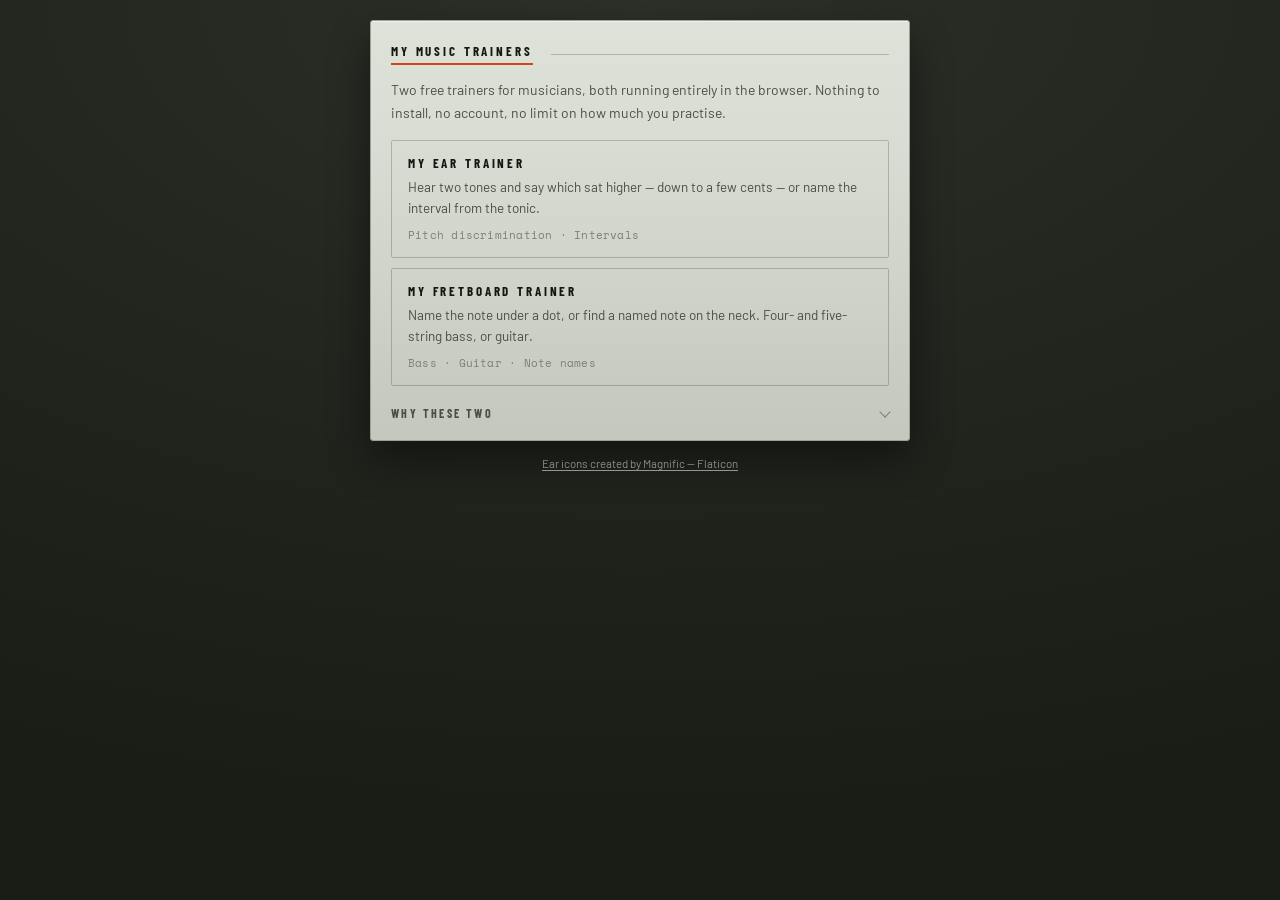
<file: index.html>
<!DOCTYPE html>
<html lang="en" data-theme="auto">
<head>
<meta charset="utf-8">
<meta name="viewport" content="width=device-width, initial-scale=1, viewport-fit=cover">
<title>My Music Trainers</title>
<meta name="description" content="Two free music trainers that run in the browser. Train pitch and intervals by ear, or learn the notes on a bass and guitar fretboard. No signup.">
<link rel="canonical" href="https://mymusictrainers.com/">
<meta name="theme-color" content="#23261F">

<meta property="og:type" content="website">
<meta property="og:site_name" content="My Music Trainers">
<meta property="og:url" content="https://mymusictrainers.com/">
<meta property="og:title" content="My Music Trainers — ear and fretboard training in the browser">
<meta property="og:description" content="Two free music trainers that run in the browser. Train pitch and intervals by ear, or learn the notes on a bass and guitar fretboard. No signup.">
<meta property="og:image" content="https://mymusictrainers.com/og-image.png">
<meta property="og:image:width" content="1200">
<meta property="og:image:height" content="630">
<meta property="og:image:alt" content="My Music Trainers — ear training and fretboard practice, in the browser">
<meta name="twitter:card" content="summary_large_image">
<meta name="twitter:title" content="My Music Trainers — ear and fretboard training in the browser">
<meta name="twitter:description" content="Two free music trainers that run in the browser. Train pitch and intervals by ear, or learn the notes on a bass and guitar fretboard. No signup.">
<meta name="twitter:image" content="https://mymusictrainers.com/og-image.png">

<link rel="icon" type="image/png" href="favicon.png">
<link rel="apple-touch-icon" href="favicon.png">
<link rel="preconnect" href="https://fonts.googleapis.com">
<link rel="preconnect" href="https://fonts.gstatic.com" crossorigin>
<link href="https://fonts.googleapis.com/css2?family=Barlow+Condensed:wght@500;600;700&family=Barlow:wght@400;500;600&family=Space+Mono:wght@400;700&display=swap" rel="stylesheet">
<link rel="stylesheet" href="app.css">
<style>
  /* The hub is a list of ways in, so the trainers are full-width rows rather
     than a grid: at 540px two columns would squeeze the descriptions to a
     word each, and the descriptions are what make the choice obvious. */
  .picks{display:flex;flex-direction:column;gap:10px;margin-top:16px;}
  .pick{
    display:block;text-decoration:none;
    border:1px solid var(--rule);border-radius:2px;
    padding:14px 16px;
    background:transparent;
    transition:background .12s,border-color .12s;
  }
  .pick:hover{background:var(--tint-b);border-color:var(--signal);}
  .pick:focus-visible{outline:2px solid var(--signal);outline-offset:2px;}
  .pick-name{
    display:block;
    font-family:'Barlow Condensed',sans-serif;text-transform:uppercase;
    letter-spacing:.22em;font-size:13px;font-weight:700;color:var(--ink);
  }
  .pick-desc{
    display:block;margin-top:6px;
    font-size:13.5px;line-height:1.55;color:var(--graphite);
  }
  .pick-meta{
    display:block;margin-top:8px;
    font-family:'Space Mono',monospace;font-size:11px;
    letter-spacing:.02em;color:var(--muted);
  }
  .pick:hover .pick-meta{color:var(--signal);}
</style>
</head>
<body>
<main class="panel">
  <div class="wordmark">
    <h1 class="wm-item">My Music Trainers</h1>
  </div>

  <div class="prose">
    <p>Two free trainers for musicians, both running entirely in the browser.
    Nothing to install, no account, no limit on how much you practise.</p>
  </div>

  <nav class="picks">
    <a class="pick" href="/ear/">
      <span class="pick-name">My Ear Trainer</span>
      <span class="pick-desc">Hear two tones and say which sat higher — down to a
      few cents — or name the interval from the tonic.</span>
      <span class="pick-meta">Pitch discrimination &middot; Intervals</span>
    </a>
    <a class="pick" href="/fretboard/">
      <span class="pick-name">My Fretboard Trainer</span>
      <span class="pick-desc">Name the note under a dot, or find a named note on
      the neck. Four- and five-string bass, or guitar.</span>
      <span class="pick-meta">Bass &middot; Guitar &middot; Note names</span>
    </a>
  </nav>

  <div class="prose" style="margin-top:20px;">
    <details>
      <summary><h2>Why these two</h2></summary>
      <p>Ear training and fretboard knowledge are the two things that stay
      awkward longest if you learn an instrument on your own. Both reward short,
      frequent practice far more than long sessions, which is exactly what a
      browser tab is good for.</p>
      <p>Neither asks for an account or anything to install — open the page and
      start practising.</p>
    </details>
  </div>
</main>

<footer class="credit">
  <a href="https://www.flaticon.com/free-icons/ear" title="ear icons" target="_blank" rel="noopener">Ear icons created by Magnific &mdash; Flaticon</a>
</footer>

<!-- Cloudflare Web Analytics --><script type='module' src='https://static.cloudflareinsights.com/beacon.min.js' data-cf-beacon='{"token": "59e34e23d19244c89a99136d0550973c"}'></script><!-- End Cloudflare Web Analytics -->

<script type="application/ld+json">
{
  "@context": "https://schema.org",
  "@type": "WebSite",
  "name": "My Music Trainers",
  "url": "https://mymusictrainers.com/",
  "description": "Free music trainers that run in the browser: ear training for pitch and intervals, and note names on the bass and guitar fretboard.",
  "hasPart": [
    { "@type": "WebApplication", "name": "My Ear Trainer", "url": "https://mymusictrainers.com/ear/" },
    { "@type": "WebApplication", "name": "My Fretboard Trainer", "url": "https://mymusictrainers.com/fretboard/" }
  ]
}
</script>
</body>
</html>
</file>
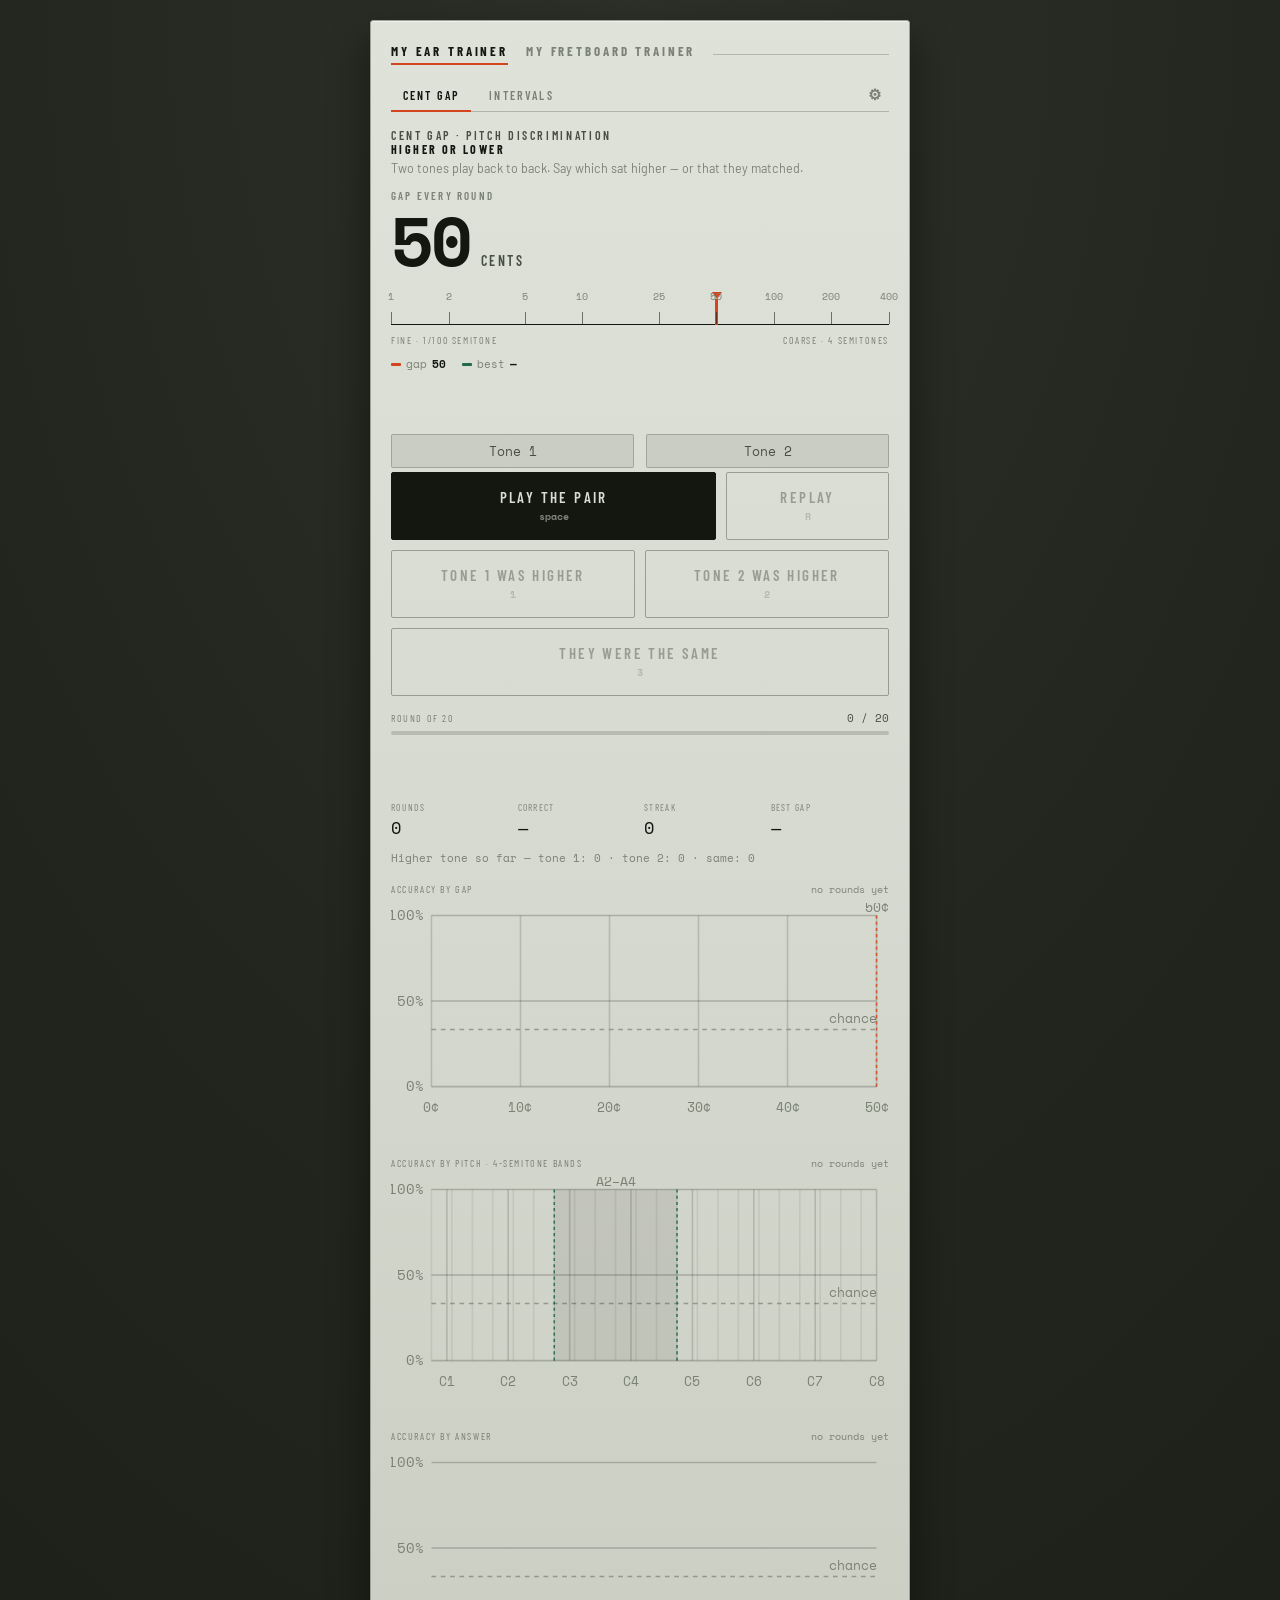
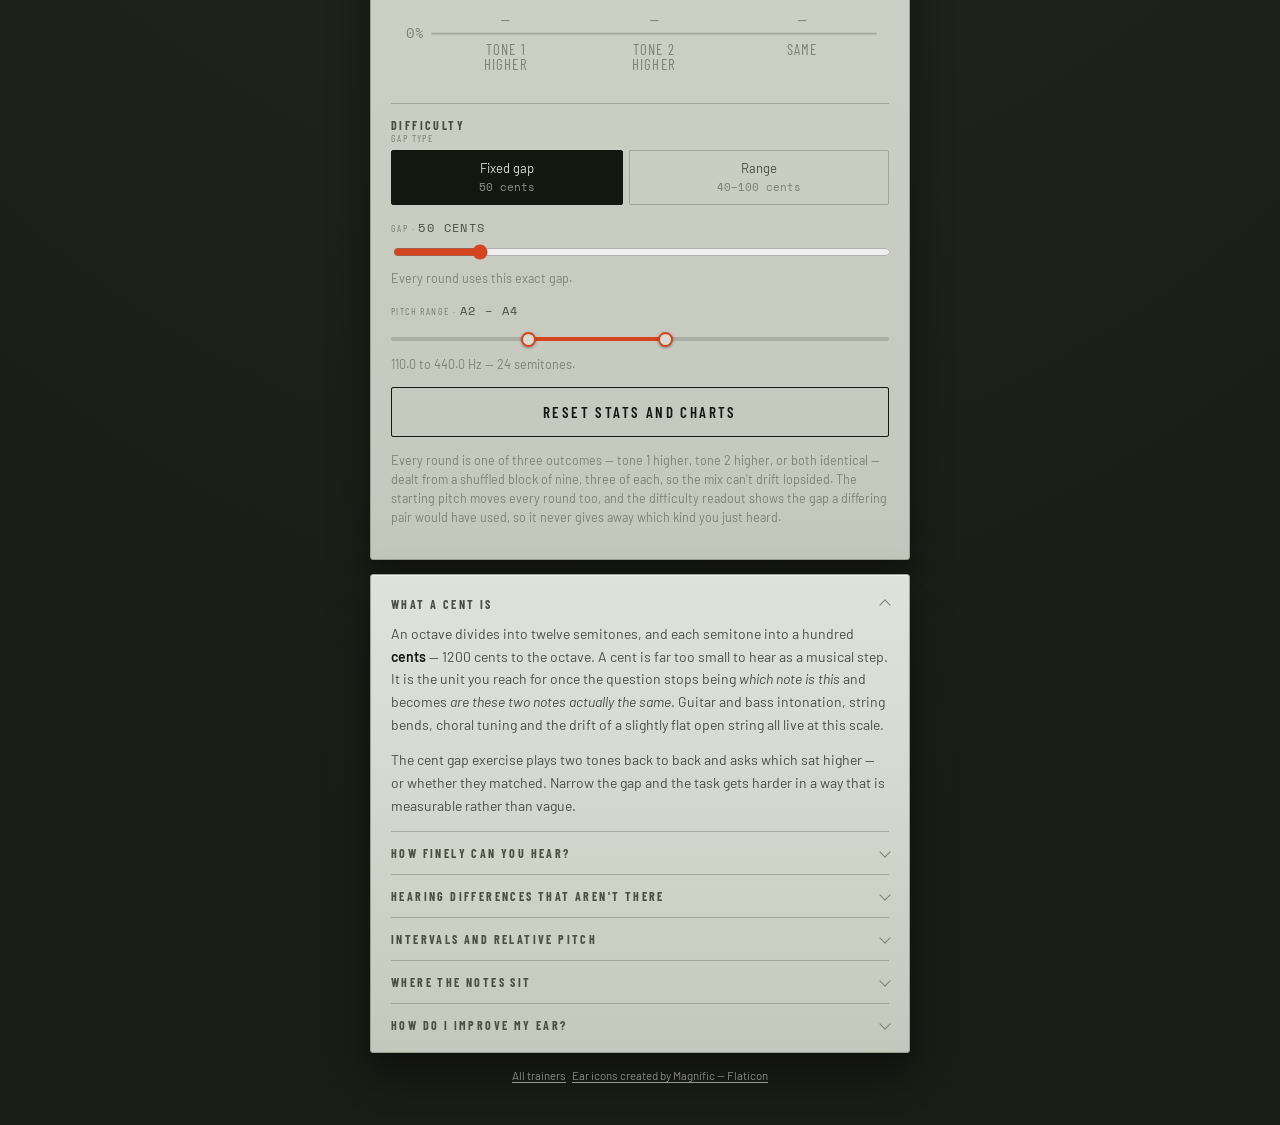
<file: ear/index.html>
<!DOCTYPE html>
<html lang="en" data-theme="auto">
<head>
<meta charset="utf-8">
<meta name="viewport" content="width=device-width, initial-scale=1, viewport-fit=cover">
<title>My Ear Trainer</title>
<meta name="description" content="Train your ear in the browser. Hear two tones and say which sat higher — down to a few cents — or name the interval from the tonic. Free, no signup.">
<link rel="canonical" href="https://mymusictrainers.com/ear/">
<meta name="theme-color" content="#23261F">

<meta property="og:type" content="website">
<meta property="og:site_name" content="My Music Trainers">
<meta property="og:url" content="https://mymusictrainers.com/ear/">
<meta property="og:title" content="My Ear Trainer — pitch and interval ear training">
<meta property="og:description" content="Hear two tones and say which sat higher — down to a few cents — or name the interval from the tonic. Free, runs in the browser, no signup.">
<meta property="og:image" content="https://mymusictrainers.com/og-image.png">
<meta property="og:image:width" content="1200">
<meta property="og:image:height" content="630">
<meta property="og:image:alt" content="My Music Trainers — ear training and fretboard practice, in the browser">
<meta name="twitter:card" content="summary_large_image">
<meta name="twitter:title" content="My Ear Trainer — pitch and interval ear training">
<meta name="twitter:description" content="Hear two tones and say which sat higher — down to a few cents — or name the interval from the tonic. Free, runs in the browser, no signup.">
<meta name="twitter:image" content="https://mymusictrainers.com/og-image.png">

<link rel="icon" type="image/png" href="../favicon.png">
<link rel="apple-touch-icon" href="../favicon.png">
<link rel="preconnect" href="https://fonts.googleapis.com">
<link rel="preconnect" href="https://fonts.gstatic.com" crossorigin>
<link href="https://fonts.googleapis.com/css2?family=Barlow+Condensed:wght@500;600;700&family=Barlow:wght@400;500;600&family=Space+Mono:wght@400;700&display=swap" rel="stylesheet">
<link rel="stylesheet" href="../app.css">
<style>

  .checks{display:grid;grid-template-columns:repeat(4,1fr);gap:6px;}
  .chk{
    position:relative;
    display:flex;align-items:center;justify-content:center;gap:5px;
    border:1px solid var(--rule);border-radius:2px;
    padding:8px 4px 8px 16px;
    cursor:pointer;user-select:none;
    font-family:'Space Mono',monospace;font-size:12px;color:var(--muted);
    opacity:.55;
    transition:background .12s,border-color .12s,color .12s,opacity .12s;
  }
  /* filled dot on the left reads as on/off at a glance, so the state doesn't
     rest on a grey-versus-less-grey distinction */
  .chk::before{
    content:'';position:absolute;left:5px;top:50%;
    width:7px;height:7px;margin-top:-3.5px;border-radius:50%;
    border:1px solid var(--muted);background:transparent;
    transition:background .12s,border-color .12s;
  }
  .chk[aria-pressed="true"]{
    border-color:var(--signal);color:var(--ink);
    background:var(--wash-no-b);opacity:1;
  }
  .chk[aria-pressed="true"]::before{background:var(--signal);border-color:var(--signal);}
  .chk[aria-pressed="true"] b{color:var(--signal);}
  .chk:focus-visible{outline:2px solid var(--signal);outline-offset:2px;}
  .chk b{font-weight:700;}
  .degrees{display:grid;grid-template-columns:repeat(4,1fr);gap:8px;margin-top:10px;}
  .deg{
    font-family:'Space Mono',monospace;
    letter-spacing:.02em;font-weight:700;font-size:15px;
    border:1px solid var(--ink);background:transparent;color:var(--ink);
    border-radius:2px;padding:12px 4px;cursor:pointer;
    transition:background .12s,color .12s,border-color .12s,opacity .14s;
  }
  .deg:hover:not(:disabled){background:var(--tint-b);}
  .deg-off{opacity:.22;border-style:dashed;}
  .deg:not(.deg-off){border-color:var(--signal);}
  .deg:disabled{opacity:.32;cursor:default;}
  .deg:focus-visible{outline:2px solid var(--signal);outline-offset:2px;}
  .deg span{display:block;font-family:'Space Mono',monospace;font-size:11px;letter-spacing:0;text-transform:none;opacity:.62;margin-top:2px;}
  .deg em{display:block;font-family:'Space Mono',monospace;font-size:9px;font-style:normal;letter-spacing:0;opacity:.4;margin-top:1px;}
  .deg.mark-ok{background:var(--correct)!important;border-color:var(--correct)!important;color:var(--on-correct)!important;opacity:1!important;}
  .deg.mark-no{background:var(--signal)!important;border-color:var(--signal)!important;color:var(--on-signal)!important;opacity:1!important;}
  .deg.mark-truth{border-color:var(--correct)!important;color:var(--correct)!important;opacity:1!important;box-shadow:inset 0 0 0 1px var(--correct);}
  /* brief highlight so the eye lands on the section after scrolling */
  @keyframes spotlight{
    0%{box-shadow:inset 0 0 0 1px transparent;background:transparent;}
    18%{box-shadow:inset 0 0 0 2px var(--signal);background:var(--wash-no-b);}
    70%{box-shadow:inset 0 0 0 2px var(--signal);background:var(--wash-no-b);}
    100%{box-shadow:inset 0 0 0 1px transparent;background:transparent;}
  }
  #difficultyBlock,#ivSetupBlock{border-radius:3px;}
  @media (prefers-reduced-motion:reduce){
    .spotlight{animation:none;outline:2px solid var(--signal);outline-offset:4px;}
  }
  .score-of{font-family:'Space Mono',monospace;font-size:12px;color:var(--muted);}
  .score-row b{flex:0 0 92px;font-weight:400;color:var(--muted);}
  .lede{font-size:14px;line-height:1.45;color:var(--graphite);margin:6px 0 0;max-width:40ch;}
  .hr{height:1px;background:var(--rule);margin:18px 0;}
  .sec-head{font-family:'Barlow Condensed',sans-serif;text-transform:uppercase;letter-spacing:.2em;font-size:12px;font-weight:700;margin:0 0 3px;}

  .picker{display:grid;grid-template-columns:1fr 1fr;gap:8px;}
  select{
  }
  .readout{display:flex;align-items:baseline;gap:10px;}
  .readout .num{font-family:'Space Mono',monospace;font-weight:700;font-size:clamp(46px,15vw,68px);line-height:.9;letter-spacing:-.03em;}
  .readout-cap{font-family:'Barlow Condensed',sans-serif;text-transform:uppercase;letter-spacing:.2em;font-size:11px;font-weight:600;color:var(--muted);margin:0 0 8px;}

  .rail{margin:20px 0 4px;}
  .rail-track{position:relative;height:34px;border-bottom:1px solid var(--ink);}
  .ceil{
    position:absolute;right:0;bottom:0;height:26px;
    background:repeating-linear-gradient(-45deg,var(--tint-b) 0 3px,transparent 3px 7px);
    border-left:1px dashed var(--tint-strong);
    transition:width .35s cubic-bezier(.2,.7,.2,1);
  }
  .cap-mark{
    position:absolute;bottom:-1px;width:2px;height:26px;
    background:var(--tint-strong);transform:translateX(-1px);
    transition:left .35s cubic-bezier(.2,.7,.2,1);
  }
  .rail-keys{
    display:flex;gap:16px;flex-wrap:wrap;margin-top:10px;
    font-family:'Space Mono',monospace;font-size:11px;color:var(--muted);
  }
  .rail-keys b{color:var(--ink);font-weight:700;}
  .key{display:flex;align-items:center;gap:5px;}
  .key::before{content:'';width:10px;height:3px;border-radius:1px;}
  .key-now::before{background:var(--signal);}
  .key-cap::before{background:var(--tint-strong);}
  .key-best::before{background:var(--correct);}
  .tick{position:absolute;bottom:0;width:1px;background:var(--tint-strong);height:12px;}
  .tick-num{position:absolute;top:-2px;transform:translateX(-50%);font-family:'Space Mono',monospace;font-size:10px;color:var(--muted);}
  .marker{position:absolute;bottom:-1px;width:3px;height:26px;background:var(--signal);transform:translateX(-1px);transition:left .45s cubic-bezier(.2,.7,.2,1);}
  .marker::after{content:'';position:absolute;top:-7px;left:50%;transform:translateX(-50%);border-left:5px solid transparent;border-right:5px solid transparent;border-top:7px solid var(--signal);}
  .best{position:absolute;bottom:-1px;width:1px;height:20px;background:var(--correct);transition:left .45s cubic-bezier(.2,.7,.2,1);}
  .rail-legend{display:flex;justify-content:space-between;font-family:'Barlow Condensed',sans-serif;text-transform:uppercase;letter-spacing:.16em;font-size:10px;color:var(--muted);margin-top:9px;}

  .tones{display:grid;grid-template-columns:1fr 1fr;gap:12px;height:78px;align-items:end;margin:18px 0 4px;}
  .tone{background:var(--tint-b);border:1px solid var(--rule);border-radius:2px;height:34px;display:flex;align-items:center;justify-content:center;font-family:'Space Mono',monospace;font-size:13px;color:var(--graphite);transition:transform .4s cubic-bezier(.2,.7,.2,1),background .2s,border-color .2s,color .2s;}
  .tone.sounding{background:var(--ink);color:var(--panel);border-color:var(--ink);}
  .tone.up{transform:translateY(-30px);}
  .tone.win{border-color:var(--ink);background:var(--tint-c);color:var(--ink);}
  .transport{display:grid;grid-template-columns:2fr 1fr;gap:10px;}
  .answers{display:grid;grid-template-columns:1fr 1fr;gap:10px;margin-top:10px;}
  #ansSame{grid-column:1/-1;}
  .btn.mark-ok{background:var(--correct)!important;border-color:var(--correct)!important;color:var(--on-correct)!important;opacity:1!important;}
  .btn.mark-no{background:var(--signal)!important;border-color:var(--signal)!important;color:var(--on-signal)!important;opacity:1!important;}
  .btn.mark-truth{border-color:var(--correct)!important;color:var(--correct)!important;opacity:1!important;box-shadow:inset 0 0 0 1px var(--correct);}

  .verdict{font-family:'Barlow Condensed',sans-serif;text-transform:uppercase;letter-spacing:.18em;font-weight:700;font-size:14px;min-height:38px;margin-top:14px;}

  .stats{display:grid;grid-template-columns:repeat(4,1fr);gap:8px;margin-top:14px;}
  .chart{margin-top:16px;}
  .chart svg{width:100%;height:auto;display:block;touch-action:pan-y;cursor:crosshair;}
  .tally{font-family:'Space Mono',monospace;font-size:11px;color:var(--muted);margin-top:10px;}

  .block{margin-top:16px;border-top:1px solid var(--rule);padding-top:14px;}
  .seg button{flex:1 1 auto;min-width:76px;font-family:'Barlow',sans-serif;font-size:13px;padding:9px 6px;border:1px solid var(--rule);background:transparent;color:var(--graphite);border-radius:2px;cursor:pointer;}
  @media (prefers-reduced-motion:reduce){
    *{transition:none !important;}
    .flash.fire{animation:none;}
    .flash.ok,.flash.no{opacity:0;}
  }
</style>
</head>
<body>
<main class="panel" id="panel">
  <div class="wordmark">
    <h1 class="wm-item">My Ear Trainer</h1>
    <a class="wm-item" href="/fretboard/">My Fretboard Trainer</a>
  </div>
  <div class="flash" id="flash"></div>

  <div class="tabs" role="tablist">
    <button class="tab" id="tabGap" role="tab" aria-selected="true">Cent gap</button>
    <button class="tab" id="tabInt" role="tab" aria-selected="false">Intervals</button>
    <button class="tab tab-gear" id="prefsBtn" aria-expanded="false" aria-label="Preferences">⚙</button>
  </div>

  <div id="prefsBack" class="sheet-back" hidden></div>
  <section id="prefs" class="sheet" hidden role="dialog" aria-modal="true" aria-label="Preferences">
    <div class="sheet-head">
      <span class="sheet-title">Preferences</span>
      <button class="sheet-x" id="prefsClose" aria-label="Close">×</button>
    </div>

    <div class="set-row" style="margin-top:0">
      <div class="set-lab">Pairs per round · <span class="slider-val" id="roundLenVal">20</span></div>
      <input type="range" id="roundLen" min="5" max="50" value="20" step="5">
    </div>

    <div class="set-row">
      <div class="set-lab">Appearance</div>
      <div class="seg" id="themeSeg">
        <button data-theme="auto" aria-pressed="true">Auto</button>
        <button data-theme="light" aria-pressed="false">Light</button>
        <button data-theme="dark" aria-pressed="false">Dark</button>
      </div>
    </div>

    <div class="set-row">
      <div class="set-lab">Feedback sound</div>
      <div class="seg" id="fxSeg">
        <button data-fx="on" aria-pressed="true">On</button>
        <button data-fx="off" aria-pressed="false">Off</button>
      </div>
    </div>

    <div class="set-row">
      <div class="set-lab">Volume · <span class="slider-val" id="volVal">50%</span></div>
      <input type="range" id="vol" min="5" max="100" value="50" step="1">
    </div>

    <div class="set-row">
      <button class="btn" id="prefsDone">Done</button>
    </div>
  </section>

  <section id="paneGap" role="tabpanel">
  <p class="eyebrow">Cent gap · pitch discrimination</p>

  <!-- ============ TRAINER ============ -->
  <h2 class="sec-head">Higher or lower</h2>
  <p class="sec-sub">Two tones play back to back. Say which sat higher — or that they matched.</p>

  <p class="readout-cap" id="gapCap">Gap this round</p>
  <div class="readout">
    <span class="num" id="gapNum">100</span>
    <span class="unit">cents</span>
  </div>

  <div class="rail">
    <div class="rail-track" id="railTrack">
      <div class="ceil" id="ceilBand"></div>
      <div class="cap-mark" id="capMark"></div>
      <div class="best" id="bestMark" style="left:0%"></div>
      <div class="marker" id="gapMark" style="left:50%"></div>
    </div>
    <div class="rail-legend">
      <span>Fine · 1/100 semitone</span>
      <span>Coarse · 4 semitones</span>
    </div>
    <div class="rail-keys">
      <span class="key key-now">gap <b id="keyNow">50</b></span>
      <span class="key key-cap" id="keyCapWrap">range <b id="keyCap">5–100</b></span>
      <span class="key key-best">best <b id="keyBest">—</b></span>
    </div>
  </div>

  <div class="tones">
    <div class="tone" id="tone1">Tone 1</div>
    <div class="tone" id="tone2">Tone 2</div>
  </div>

  <div class="transport">
    <button class="btn btn-primary" id="playBtn">Play the pair<span class="btn-key">space</span></button>
    <button class="btn" id="replayBtn" disabled>Replay<span class="btn-key">R</span></button>
  </div>

  <div class="answers">
    <button class="btn" id="ans1" disabled>Tone 1 was higher<span class="btn-key">1</span></button>
    <button class="btn" id="ans2" disabled>Tone 2 was higher<span class="btn-key">2</span></button>
    <button class="btn" id="ansSame" disabled>They were the same<span class="btn-key">3</span></button>
  </div>

  <div class="prog">
    <div class="prog-head">
      <span id="progLabel">Round of 20</span>
      <span id="progCount">0 / 20</span>
    </div>
    <div class="prog-track"><div class="prog-fill" id="progFill"></div></div>
  </div>

  <p class="verdict" id="verdict"></p>

  <div class="stats">
    <div><div class="stat-k">Rounds</div><div class="stat-v" id="sTrials">0</div></div>
    <div><div class="stat-k">Correct</div><div class="stat-v" id="sAcc">—</div></div>
    <div><div class="stat-k">Streak</div><div class="stat-v" id="sStreak">0</div></div>
    <div><div class="stat-k">Best gap</div><div class="stat-v" id="sBest">—</div></div>
  </div>

  <p class="tally" id="tally">Higher tone so far — tone 1: 0 · tone 2: 0</p>

  <div class="chart">
    <div class="chart-head">
      <span class="chart-title">Accuracy by gap</span>
      <span class="chart-note" id="chartNote">no rounds yet</span>
    </div>
    <svg id="acc" viewBox="0 0 320 152" role="img"
         aria-label="Accuracy plotted against the size of the pitch gap"></svg>
  </div>

  <div class="chart">
    <div class="chart-head">
      <span class="chart-title">Accuracy by pitch · 4-semitone bands</span>
      <span class="chart-note" id="pitchNote">no rounds yet</span>
    </div>
    <svg id="pitch" viewBox="0 0 320 152" role="img"
         aria-label="Accuracy plotted against the centre pitch of the pair"></svg>
  </div>

  <div class="chart">
    <div class="chart-head">
      <span class="chart-title">Accuracy by answer</span>
      <span class="chart-note" id="typeNote">no rounds yet</span>
    </div>
    <svg id="types" viewBox="0 0 320 152" role="img"
         aria-label="Accuracy broken down by which answer was correct"></svg>
  </div>

  <section class="block">
    <h2 class="block-head">Difficulty</h2>

    <div id="difficultyBlock">
    <div class="set-row" style="margin-top:0">
      <div class="set-lab">Gap type</div>
      <div class="seg" id="modeSeg">
        <button data-mode="fixed" aria-pressed="true">Fixed gap<span class="seg-val" id="modeFixedVal">50 cents</span></button>
        <button data-mode="range" aria-pressed="false">Range<span class="seg-val" id="modeRangeVal">40–100 cents</span></button>
      </div>
    </div>

    <div class="set-row" id="fixedRow">
      <div class="set-lab">Gap · <span class="slider-val" id="fixedVal">50 cents</span></div>
      <input type="range" id="fixedGap" min="1" max="300" value="50" step="1">
      <p class="note" style="margin-top:6px">Every round uses this exact gap.</p>
    </div>

    <div class="set-row" id="rangeRow" hidden>
      <div class="set-lab">Gap range · <span class="slider-val" id="rangeSpanVal">40 – 100 cents</span></div>
      <div class="dual" id="rangeDual"></div>
      <p class="note" style="margin-top:6px">Each round draws a gap at random from this span, so you get a spread of difficulties rather than one.</p>
    </div>

    <div class="set-row">
      <div class="set-lab">Pitch range · <span class="slider-val" id="pitchSpanVal">A2 – A4</span></div>
      <div class="dual" id="pitchDual"></div>
      <p class="note" style="margin-top:2px" id="regRange">Pairs land between A2 and A4.</p>
    </div>
    </div>

    <div class="set-row">
      <button class="btn" id="resetBtn">Reset stats and charts</button>
    </div>

    <p class="note">Every round is one of three outcomes — tone 1 higher, tone 2 higher, or both identical — dealt from a shuffled block of nine, three of each, so the mix can't drift lopsided. The starting pitch moves every round too, and the difficulty readout shows the gap a differing pair would have used, so it never gives away which kind you just heard.</p>
  </section>
  </section>

  <!-- ============ INTERVALS ============ -->
  <section id="paneInt" role="tabpanel" hidden>
    <p class="eyebrow">Intervals · from the tonic</p>
    <h2 class="sec-head" style="margin-top:10px">Name the interval</h2>
    <p class="sec-sub">The tonic sounds first, then a second note. Say how far apart they were.</p>

    <div class="prog">
      <div class="prog-head">
        <span id="ivProgLabel">Round of 20</span>
        <span id="ivProgCount">0 / 20</span>
      </div>
      <div class="prog-track"><div class="prog-fill" id="ivProgFill"></div></div>
    </div>

    <div class="tones">
      <div class="tone" id="ivTone1">Tone 1</div>
      <div class="tone" id="ivTone2">Tone 2</div>
    </div>

    <div class="transport">
      <button class="btn btn-primary" id="ivPlay">Play the pair<span class="btn-key">space</span></button>
      <button class="btn" id="ivReplay" disabled>Replay<span class="btn-key">R</span></button>
    </div>

    <div class="degrees" id="ivDegrees"></div>

    <p class="verdict" id="ivVerdict"></p>

    <div class="stats">
      <div><div class="stat-k">Rounds</div><div class="stat-v" id="ivTrials">0</div></div>
      <div><div class="stat-k">Correct</div><div class="stat-v" id="ivAcc">—</div></div>
      <div><div class="stat-k">Streak</div><div class="stat-v" id="ivStreak">0</div></div>
      <div><div class="stat-k">Best run</div><div class="stat-v" id="ivBest">0</div></div>
    </div>

    <div class="chart">
      <div class="chart-head">
        <span class="chart-title">Accuracy by interval</span>
        <span class="chart-note" id="ivChartNote">no rounds yet</span>
      </div>
      <svg id="ivChart" viewBox="0 0 320 152" role="img"
           aria-label="Accuracy for each interval"></svg>
    </div>

    <section class="block">
      <h2 class="block-head">Exercise</h2>

      <div id="ivSetupBlock">
      <div class="set-row" style="margin-top:0">
        <div class="set-lab">Scale · <span class="slider-val" id="ivScaleName">C major</span></div>
        <div class="picker">
          <select id="ivTonic" aria-label="Tonic"></select>
          <select id="ivScalePick" aria-label="Scale type"></select>
        </div>
      </div>

      <div class="set-row">
        <div class="set-lab"><span id="ivRootLab">Octave</span> · <span class="slider-val" id="ivRootVal">C3</span></div>
        <input type="range" id="ivRoot" min="1" max="6" value="3" step="1">
      </div>

      <div class="set-row" id="ivOctRow">
        <div class="set-lab">Octaves in play · <span class="slider-val" id="ivOctVal">1</span></div>
        <input type="range" id="ivOct" min="1" max="4" value="1" step="1">
      </div>

      <p class="note" id="ivRange">Every round starts on C3.</p>

      <div class="set-row">
        <div class="set-lab">Intervals in play</div>
        <div class="checks" id="ivPick"></div>
        <p class="note" style="margin-top:8px" id="ivPickNote">8 intervals in play.</p>
      </div>
      </div>

      <div class="set-row">
        <div class="set-lab">Second note</div>
        <div class="seg" id="ivDirSeg">
          <button data-dir="up" aria-pressed="true">Always above</button>
          <button data-dir="both" aria-pressed="false">Above or below</button>
        </div>
      </div>

      <div class="set-row">
        <button class="btn" id="ivReset">Reset stats and charts</button>
      </div>

      <p class="note">Intervals are dealt from a shuffled block so each one comes up equally often.</p>
    </section>
  </section>

  <div id="roundBack" class="sheet-back" hidden></div>
  <section id="roundSheet" class="sheet" hidden role="dialog" aria-modal="true" aria-label="Round complete">
    <div class="sheet-head">
      <span class="sheet-title">Round complete</span>
      <button class="sheet-x" id="roundClose" aria-label="Close">×</button>
    </div>

    <div class="score">
      <span class="score-num" id="roundPct">—</span>
      <span class="score-of" id="roundOf">0 of 20 correct</span>
    </div>

    <div class="score-bars" id="roundBreak"></div>

    <p class="score-say" id="roundSay"></p>

    <div class="set-row" id="roundActions"></div>
  </section>

  <audio id="player" playsinline preload="auto"></audio>
  <audio id="fx" playsinline preload="auto"></audio>
</main>

<article class="panel prose">
  <details open>
    <summary><h2>What a cent is</h2></summary>
    <p>An octave divides into twelve semitones, and each semitone into a hundred <b>cents</b> — 1200 cents to the octave. A cent is far too small to hear as a musical step. It is the unit you reach for once the question stops being <i>which note is this</i> and becomes <i>are these two notes actually the same</i>. Guitar and bass intonation, string bends, choral tuning and the drift of a slightly flat open string all live at this scale.</p>
    <p>The cent gap exercise plays two tones back to back and asks which sat higher — or whether they matched. Narrow the gap and the task gets harder in a way that is measurable rather than vague.</p>
  </details>

  <details>
    <summary><h2>How finely can you hear?</h2></summary>
    <p>Published figures vary a great deal with the method used, so treat any single number with suspicion. One well-known comparison of <a href="https://pubmed.ncbi.nlm.nih.gov/11605682/" target="_blank" rel="noopener">professional musicians and non-musicians</a> put trained listeners at roughly 8–11 cents and untrained listeners at about double that. Other work, using practised listeners under optimised laboratory conditions, reports musician thresholds down near 2–3 cents. <a href="https://www.mdpi.com/2076-3425/11/12/1592" target="_blank" rel="noopener">Later reviews</a> land in similar territory.</p>
    <p>Two things hold across all of them. The untrained threshold is coarser than most people assume — a gap you cannot hear at all is still a gap a tuner would flag. And it moves: this is a trainable skill, and it improves faster than most musical skills do.</p>
    <p>That is the point of measuring rather than guessing. Set a gap, run a round, and the accuracy chart shows where your own threshold actually sits today.</p>
  </details>

  <details>
    <summary><h2>Hearing differences that aren't there</h2></summary>
    <p>Tone 1 higher, tone 2 higher, or the two were identical. That third answer is the one that earns its place. Without identical pairs you can score well by always hearing a difference, whether or not one is present — a common failure mode, and completely invisible in a single accuracy number. The round summary calls it out separately when the identical pairs are the ones going wrong.</p>
    <p>Three answers also means guessing scores 33% rather than 50, so every judgement the app makes about your accuracy is measured against that floor instead of a coin flip.</p>
  </details>

  <details>
    <summary><h2>Intervals and relative pitch</h2></summary>
    <p>The second exercise plays the tonic, then another note, and asks how far apart they were. This is <b>relative pitch</b>: not naming notes in absolute terms, but hearing the distance between them. It is the skill behind picking a line up by ear, transcribing, and knowing where your hand should go before you play.</p>
    <p>The reference is always the tonic, so the key holds and the movable-do solfège syllables keep their meaning — <i>do, re, mi</i> stay attached to scale degrees rather than to fixed pitches. Start with a handful of intervals and add a neighbour once those are solid; a new interval is easiest to learn by contrast with one you already know.</p>
    <p>Sing them back. Naming an interval you have only ever heard is a much weaker skill than one you can produce — pitch the second note yourself, out loud, and say the solfège syllable as you land on it (<i>do</i> up to <i>sol</i>, <i>do</i> up to <i>me</i>). Singing forces you to commit to a pitch before you hear whether you were right, which is exactly the muscle that recognition alone leaves untrained.</p>
    <p>A useful way in is to anchor each interval to a song that opens with it — the rising fifth of <i>Twinkle, Twinkle</i>, the tritone of the Simpsons theme. EarMaster publishes a free <a href="https://www.earmaster.com/products/free-tools/interval-song-chart-generator.html" target="_blank" rel="noopener">interval song chart generator</a> that lists well-known songs for each one, which is worth keeping open beside this while the shapes are still settling.</p>
  </details>

  <details>
    <summary><h2>Where the notes sit</h2></summary>
    <p>Trials are drawn from the piano's range, A0 to C8, and you set the span you want to work in. For reference: a four-string bass sounds E1 to about E♭3, a guitar E2 to E6. Both are written an octave above where they sound, which is why an open E on a bass reads as E2 on paper but arrives at your ear near 41 Hz.</p>
    <p>Pitch discrimination is not uniform across that range, which is why accuracy is charted against the centre pitch of each pair as well as against the gap. Most people are noticeably worse at the extremes.</p>
  </details>

  <details>
    <summary><h2>How do I improve my ear?</h2></summary>
    <p>Aim to sit around <b>70–80% correct</b>. Score much higher and the exercise is too easy to be teaching you anything; sit near chance and there is no signal to learn from. After every round the summary tells you which side of that band you landed on — but it only advises. Nothing changes difficulty behind your back, so the controls below are yours to move.</p>
    <p>On the <b>Cent gap</b> tab, the blunt lever is <b>Gap</b>: lower it to make the task harder, raise it to make it easier. Switch <b>Gap type</b> to <b>Range</b> and each round draws a random gap from the span you set, which spreads practice across several difficulties instead of drilling one. <b>Pitch range</b> is the subtler lever. Narrow it to work a single register at a time; widen it to be tested everywhere. The low end is markedly harder than the middle, so the same gap sitting down at A1–A2 is a stiffer test than at A3–A4 — if a gap feels impossible, try it higher up before you widen it.</p>
    <p>On the <b>Intervals</b> tab, <b>Intervals in play</b> is the main dial. Fewer intervals means a better chance of guessing right and an easier round; switching one more on makes it harder, and the summary suggests which neighbour to add next. <b>Second note</b> set to <b>Above or below</b> brings in descending intervals, which most people find harder than ascending ones. <b>Octaves in play</b> widens the register the tonic can appear in. <b>Scale</b> selects a whole set at once when you would rather work in a key than pick intervals by hand.</p>
    <p>Two habits worth keeping. Change one thing at a time, or you will not know which change moved your score. And hit <b>Reset stats and charts</b> after a real difficulty change, so the charts describe the exercise you are actually doing rather than an average of two. Short, frequent sessions beat long ones — <b>Pairs per round</b> in the preferences sets how often you get a summary.</p>
  </details>
</article>

<footer class="credit">
  <a href="/">All trainers</a> &middot;
  <a href="https://www.flaticon.com/free-icons/ear" title="ear icons" target="_blank" rel="noopener">Ear icons created by Magnific &mdash; Flaticon</a>
</footer>

<script src="../audio.js"></script>
<script>
(function(){
  "use strict";
  var A=window.TrainerAudio;

  var MIN_GAP=1, MAX_GAP=400, DUR=0.55, PAUSE=0.28, SR=44100;
  var NOTES=['C','C#','D','D#','E','F','F#','G','G#','A','A#','B'];

  var state={mode:'fixed',fixedGap:50,rangeLo:40,rangeHi:100,pitchLo:45,pitchHi:69,
    roundLen:20,rTrials:0,rCorrect:0,rSame:0,rSameOk:0,rDiff:0,rDiffOk:0,
    timbre:'pluck',route:'webaudio',vol:0.50,
    fx:true,trial:null,awaiting:false,playing:false,
    trials:0,correct:0,streak:0,best:null,
    deck:[],count1:0,count2:0,count0:0,
    bins:{},pitchBins:{},typeStats:{0:{n:0,ok:0},1:{n:0,ok:0},2:{n:0,ok:0}}};

  function el(id){return document.getElementById(id);}
  var panel=el('panel'),flash=el('flash'),gapNum=el('gapNum'),gapMark=el('gapMark'),
      bestMark=el('bestMark'),tone1=el('tone1'),tone2=el('tone2'),
      playBtn=el('playBtn'),replayBtn=el('replayBtn'),
      ans1=el('ans1'),ans2=el('ans2'),ansSame=el('ansSame'),verdict=el('verdict'),
      player=el('player'),fxPlayer=el('fx');

  /* ================= audio ================= */
  var ctx=null;

  function log(msg){ if(window.console&&console.warn) console.warn('[audio] '+msg); }

  function ensureCtx(){ ctx=A.ensureCtx(); return ctx; }

  // Each entry is [harmonic number, amplitude, decay rate in nepers/sec].
  // A plucked string's upper harmonics die away much faster than its
  // fundamental — that fading brightness is most of what makes a pluck
  // sound like a string rather than an organ.
  // Three string instruments, distinguished by how their harmonics behave over
  // time. Deliberately no vibrato on the bowed voice: real players use it, but
  // it wobbles the pitch by several cents and would wreck the measurement.
  var TIMBRES={
    pluck:{                                    // guitar or bass
      amps:[1,.62,.42,.28,.19,.13,.09,.06],
      decay:function(k){ return 1.7*Math.pow(k,0.82); },
      atk:0.006, rel:0.05, stretch:0
    },
    piano:{                                    // struck, not plucked: brighter
      amps:[1,.78,.52,.30,.22,.14,.10,.07,.05],
      decay:function(k){ return 1.05*Math.pow(k,0.95); },
      atk:0.004, rel:0.05, stretch:0.0004,     // stiff strings run slightly sharp
      pad:0.86                                 // its partials drift out of phase
    },
    bowed:{                                    // violin or cello: sustained
      amps:[1,.82,.62,.45,.32,.22,.15,.10,.07,.05],
      decay:function(){ return 0; },
      atk:0.11, rel:0.09, stretch:0
    }
  };
  function timbre(){ return TIMBRES[state.timbre]||TIMBRES.pluck; }

  function partials(){
    var T=timbre(), out=[];
    for(var i=0;i<T.amps.length;i++){
      var k=i+1;
      // inharmonicity: partials drift sharp of exact multiples on a stiff string
      var ratio = T.stretch ? k*Math.sqrt(1+T.stretch*k*k) : k;
      out.push([ratio,T.amps[i],T.decay(k)]);
    }
    return out;
  }
  function norm(){
    var t=0, T=timbre();
    partials().forEach(function(p){ t+=p[1]; });
    return Math.max(1, t*0.72/(T.pad||1));
  }
  function decays(){ return state.timbre!=='bowed'; }

  // Ears are much less sensitive down low: a 110 Hz tone at a given amplitude
  // sounds far quieter than a 440 Hz one. Rough inverse of the equal-loudness
  // contour, normalised to 1.0 at 440 Hz.
  function loudnessGain(f){ return A.loudnessGain(f); }

  // One gain for the whole pair, taken from its centre. Deriving it per tone
  // would make the higher tone quieter than the lower one, handing over a
  // loudness cue that could be used instead of actually hearing the pitch.
  function pairGain(segments){
    var tot=0,n=0;
    segments.forEach(function(s){ if(s.freq){ tot+=Math.log(s.freq); n++; } });
    if(!n) return 1;
    return loudnessGain(Math.exp(tot/n));
  }

  function scheduleTone(freq,start,dur,gain){
    var g=ctx.createGain(), peak=Math.min(0.98,0.92*state.vol*(gain||1));
    var T=timbre(), nrm=norm();
    var atk=Math.min(T.atk,dur*0.4), rel=Math.min(T.rel,dur*0.3);
    g.gain.setValueAtTime(0.0001,start);
    g.gain.linearRampToValueAtTime(peak,start+atk);
    g.gain.setValueAtTime(peak,start+dur-rel);
    g.gain.exponentialRampToValueAtTime(0.0001,start+dur);
    g.connect(ctx.destination);

    partials().forEach(function(p){
      var pf=freq*p[0];
      if(pf>18000) return;                       // past hearing, skip it
      var o=ctx.createOscillator();
      o.type='sine'; o.frequency.setValueAtTime(pf,start);
      var pg=ctx.createGain(), a=p[1]/nrm;
      if(p[2]>0){
        pg.gain.setValueAtTime(a,start);
        pg.gain.exponentialRampToValueAtTime(Math.max(0.00005,a*Math.exp(-p[2]*dur)),start+dur);
      } else pg.gain.value=a;
      o.connect(pg); pg.connect(g);
      o.start(start); o.stop(start+dur+0.05);
    });
  }

  function renderWav(segments){
    var total=0;
    segments.forEach(function(s){ total+=Math.round(s.dur*SR); });
    var buf=new ArrayBuffer(44+total*2), dv=new DataView(buf), off=0;
    function str(o,s){ for(var k=0;k<s.length;k++) dv.setUint8(o+k,s.charCodeAt(k)); }
    str(0,'RIFF'); dv.setUint32(4,36+total*2,true); str(8,'WAVE');
    str(12,'fmt '); dv.setUint32(16,16,true); dv.setUint16(20,1,true);
    dv.setUint16(22,1,true); dv.setUint32(24,SR,true); dv.setUint32(28,SR*2,true);
    dv.setUint16(32,2,true); dv.setUint16(34,16,true);
    str(36,'data'); dv.setUint32(40,total*2,true);
    off=44;
    var ps=partials(), nrm=norm(), T=timbre(), lg=pairGain(segments), amp=Math.min(0.98,0.92*state.vol*lg);
    segments.forEach(function(seg){
      var n=Math.round(seg.dur*SR);
      for(var i=0;i<n;i++){
        var v=0;
        if(seg.freq){
          var t=i/SR;
          var atk=Math.min(T.atk,seg.dur*0.4), rel=Math.min(T.rel,seg.dur*0.3);
          var env=Math.max(0,Math.min(1,t/atk,(seg.dur-t)/rel));
          for(var k=0;k<ps.length;k++){
            var pf=seg.freq*ps[k][0];
            if(pf>18000) continue;
            var a=ps[k][1];
            if(ps[k][2]>0) a*=Math.exp(-ps[k][2]*t);
            v+=a*Math.sin(2*Math.PI*pf*t);
          }
          v=v/nrm*amp*env;
        }
        dv.setInt16(off,Math.max(-1,Math.min(1,v))*32767,true); off+=2;
      }
    });
    return buf;
  }

  // blob: URLs are blocked inside the published-artifact sandbox, so the WAV
  // goes in as a data: URI instead.
  function wavDataUri(segments){ return A.toDataUri(renderWav(segments)); }

  function playViaElement(segments){
    try{
      player.src=wavDataUri(segments);
      player.volume=1;
      var pr=player.play();
      if(pr&&pr.then) pr.catch(function(e){ log('audio element blocked: '+e.name); });
    }catch(e){ log('wav fallback failed: '+e.message); }
  }

  function playSegments(segments){
    state.playing=true;
    var totalMs=0; segments.forEach(function(s){ totalMs+=s.dur*1000; });

    // the fallback is for a context that will not wake, not a permanent verdict
    if(state.route==='element'&&A.isRunning()) state.route='webaudio';
    var c = state.route==='element' ? null : ensureCtx();
    if(c){
      // resume() is async — the context often still reads 'suspended' right
      // here on the first gesture. Schedule anyway: nodes queued now will
      // sound as soon as it wakes. Only fall back if it never wakes up.
      var t=c.currentTime+0.09, pg=pairGain(segments);
      segments.forEach(function(s){ if(s.freq) scheduleTone(s.freq,t,s.dur,pg); t+=s.dur; });
      if(c.state!=='running'){
        setTimeout(function(){
          if(c.state!=='running'&&state.route!=='element'){
            log('context never resumed — switching to audio element');
            state.route='element';
            playViaElement(segments);
          }
        },350);
      }
    } else {
      if(state.route!=='element'){ log('no Web Audio — using audio element'); state.route='element'; }
      playViaElement(segments);
    }
    setTimeout(function(){ state.playing=false; },totalMs+150);
  }

  /* ================= feedback blips ================= */
  // Deliberately far above the trainer's range (C6 and up) and only a tenth
  // of a second long: a blip near the trial tones would prime the ear for the
  // next pair, which is exactly the kind of contamination this task can't take.
  // Both outcomes are noise bursts rather than tones. Over the piano range the
  // trainer reaches 4186 Hz, and any chime placed above that would be shrill
  // and, for older ears, inaudible. Noise sidesteps the problem entirely:
  // nothing pitched for the ear to carry into the next pair. Success is bright
  // and clipped, failure dull and longer — easy to tell apart, nothing to hum.

  // shape=1 bright (success), shape=0 dull (failure)
  function noiseSample(bright,prev,w){
    return bright ? {v:w-prev.last, last:w}          // one-pole highpass
                  : {v:prev.last*0.72+w*0.28, last:prev.last*0.72+w*0.28};
  }
  function fillNoise(d,n,bright,decay){
    var prev={last:0};
    for(var i=0;i<n;i++){
      var w=Math.random()*2-1, r=noiseSample(bright,prev,w);
      prev.last=r.last;
      d[i]=r.v*Math.pow(1-i/n,decay);
    }
  }
  function scheduleNoise(start,dur,peak,bright){
    var n=Math.floor(SR*dur), b=ctx.createBuffer(1,n,SR);
    fillNoise(b.getChannelData(0),n,bright,bright?3.4:2.2);
    var src=ctx.createBufferSource(); src.buffer=b;
    var g=ctx.createGain(); g.gain.value=peak*(bright?1.1:1.5);
    src.connect(g); g.connect(ctx.destination);
    src.start(start);
  }

  // plain sine render for the fallback route — never uses the trial timbre
  function blipWavUri(ok,peak){
    var i, dur = ok?0.10:0.19, total=Math.round(dur*SR);
    var buf=new ArrayBuffer(44+total*2), dv=new DataView(buf), off=0;
    function str(o,t){ for(var k=0;k<t.length;k++) dv.setUint8(o+k,t.charCodeAt(k)); }
    str(0,'RIFF'); dv.setUint32(4,36+total*2,true); str(8,'WAVE');
    str(12,'fmt '); dv.setUint32(16,16,true); dv.setUint16(20,1,true);
    dv.setUint16(22,1,true); dv.setUint32(24,SR,true); dv.setUint32(28,SR*2,true);
    dv.setUint16(32,2,true); dv.setUint16(34,16,true);
    str(36,'data'); dv.setUint32(40,total*2,true);
    off=44;
    var buf2=new Float32Array(total);
    fillNoise(buf2,total,ok,ok?3.4:2.2);
    var amp=peak*(ok?1.1:1.5);
    for(i=0;i<total;i++){
      dv.setInt16(off,Math.max(-1,Math.min(1,buf2[i]*amp))*32767,true); off+=2;
    }
    var bytes=new Uint8Array(buf), bin='', chunk=0x8000;
    for(i=0;i<bytes.length;i+=chunk) bin+=String.fromCharCode.apply(null,bytes.subarray(i,i+chunk));
    return 'data:audio/wav;base64,'+btoa(bin);
  }

  function playFeedback(ok){
    if(!state.fx) return;
    var peak=Math.min(0.5,0.42*state.vol);   // sits under the tones
    try{
      if(state.route==='element'&&A.isRunning()) state.route='webaudio';
      var c = state.route==='element' ? null : ensureCtx();
      if(c){
        scheduleNoise(c.currentTime+0.02, ok?0.10:0.19, peak, ok);
      } else {
        fxPlayer.src=blipWavUri(ok,peak);
        fxPlayer.volume=1;
        var pr=fxPlayer.play();
        if(pr&&pr.then) pr.catch(function(e){ log('feedback blocked: '+e.name); });
      }
    }catch(e){ log('feedback failed: '+e.message); }
  }

  /* ================= rounds ================= */
  // Three answers, so guessing scores a third. Everything below is judged
  // against that floor rather than against 50%, or a coin-flipping session
  // would look like progress.
  var CHANCE=1/3, dualPitch=null, dualGap=null;

  function progress(){
    var n=state.rTrials, len=state.roundLen;
    el('progCount').textContent=n+' / '+len;
    el('progFill').style.width=Math.min(100,(n/len)*100)+'%';
    el('progLabel').textContent='Round of '+len;
  }

  function roundOpen(on){
    el('roundSheet').hidden=!on;
    el('roundBack').hidden=!on;
  }

  // What to suggest next. High accuracy means the task is too easy to be
  // teaching anything; near-chance means it is too hard to learn from.
  function advise(acc){
    if(acc>=0.85) return 'harder';
    if(acc>=0.62) return 'hold';
    if(acc>=0.45) return 'ease';
    return 'easier';
  }

  function gapNow(){
    return state.mode==='fixed' ? state.fixedGap : (state.rangeLo+state.rangeHi)/2;
  }

  // Send the eye to the difficulty controls and flash them, so it is obvious
  // where the scroll landed.
  function revealDifficulty(){
    var target=el('difficultyBlock');
    setTimeout(function(){
      if(target.scrollIntoView){
        try{ target.scrollIntoView({behavior:'smooth',block:'center'}); }
        catch(e){ target.scrollIntoView(); }
      }
      target.classList.remove('spotlight');
      void target.offsetWidth;              // restart the animation
      target.classList.add('spotlight');
      setTimeout(function(){ target.classList.remove('spotlight'); },2000);
    },60);
  }

  function roundReset(){
    state.rTrials=0; state.rCorrect=0;
    state.rSame=0; state.rSameOk=0; state.rDiff=0; state.rDiffOk=0;
    progress();
  }

  function bar(label,ok,n){
    var pct = n? Math.round(100*ok/n) : 0;
    return '<div class="score-row"><b>'+label+'</b>'+
      '<span class="score-bar"><i style="width:'+(n?pct:0)+'%"></i></span>'+
      '<span>'+(n? pct+'% ('+n+')' : '\u2014')+'</span></div>';
  }

  function finishRound(){
    var n=state.rTrials, ok=state.rCorrect, acc=n?ok/n:0;
    el('roundPct').textContent=Math.round(acc*100)+'%';
    el('roundOf').textContent=ok+' of '+n+' correct';
    el('roundBreak').innerHTML =
      bar('Different',state.rDiffOk,state.rDiff)+
      bar('Identical',state.rSameOk,state.rSame);

    var verdictText, mode=advise(acc);
    var gapTxt = state.mode==='fixed' ? state.fixedGap+' cents'
                                      : state.rangeLo+'\u2013'+state.rangeHi+' cents';

    if(mode==='harder'){
      verdictText='That was comfortable at <b>'+gapTxt+'</b>. Worth making it harder \u2014 '+
        'a narrower gap, or a wider pitch range. You learn fastest somewhere around '+
        '70\u201380%, not at the top of the scale.';
    } else if(mode==='hold'){
      verdictText='This is the right level \u2014 hard enough to stretch you, not so hard '+
        'you are guessing. Another round at <b>'+gapTxt+'</b> is the useful thing to do.';
    } else if(mode==='ease'){
      verdictText='Tough going at <b>'+gapTxt+'</b>, though still well clear of the '+
        Math.round(CHANCE*100)+'% you would get by guessing. Staying here is fine; so is easing off.';
    } else {
      verdictText='At <b>'+gapTxt+'</b> you are close to the '+Math.round(CHANCE*100)+
        '% that pure guessing scores, so there is little to learn from here. A wider gap, '+
        'worked back down, will get you further.';
    }

    var acts=[['Another round','hold'],['Adjust difficulty','manual']];

    if(state.rSame>=3 && state.rSameOk/state.rSame < 0.4 && acc>0.5){
      verdictText+=' Worth noting: you are missing most of the <b>identical</b> pairs, '+
        'which usually means you are hearing a difference that is not there.';
    }

    el('roundSay').innerHTML=verdictText;

    var wrap=el('roundActions');
    while(wrap.firstChild) wrap.removeChild(wrap.firstChild);
    acts.forEach(function(a,i){
      var b=document.createElement('button');
      b.className='btn'+(i===0?' btn-primary':'');
      b.textContent=a[0];
      b.dataset.act=a[1];
      wrap.appendChild(b);
    });

    roundOpen(true);
  }

  /* ================= dual-handle slider ================= */
  // No native two-thumb range exists, so this builds one: a track, a fill and
  // two draggable thumbs. Grabbing picks the nearer thumb, which keeps both
  // reachable even when they sit on top of each other — the failure mode of
  // the usual trick of stacking two native sliders.
  function dualRange(id,opt){
    var host=el(id), min=opt.min, max=opt.max, step=opt.step||1;
    var lo=opt.lo, hi=opt.hi, drag=null;

    var track=document.createElement('div'); track.className='dual-track';
    var fill=document.createElement('div');  fill.className='dual-fill';
    track.appendChild(fill); host.appendChild(track);

    function mkThumb(which){
      var t=document.createElement('div');
      t.className='dual-thumb';
      t.setAttribute('role','slider');
      t.setAttribute('tabindex','0');
      t.dataset.h=which;
      host.appendChild(t);
      return t;
    }
    var tLo=mkThumb('lo'), tHi=mkThumb('hi');

    function pct(v){ return (v-min)/(max-min)*100; }
    function clampStep(v){
      v=Math.round((v-min)/step)*step+min;
      return Math.max(min,Math.min(max,v));
    }
    function paint(){
      tLo.style.left=pct(lo)+'%';
      tHi.style.left=pct(hi)+'%';
      fill.style.left=pct(lo)+'%';
      fill.style.width=(pct(hi)-pct(lo))+'%';
      [[tLo,lo],[tHi,hi]].forEach(function(p){
        p[0].setAttribute('aria-valuemin',min);
        p[0].setAttribute('aria-valuemax',max);
        p[0].setAttribute('aria-valuenow',p[1]);
      });
    }
    function emit(){ paint(); if(opt.onChange) opt.onChange(lo,hi); }

    function valueAt(clientX){
      var r=host.getBoundingClientRect();
      if(!r.width) return lo;
      return clampStep(min+((clientX-r.left)/r.width)*(max-min));
    }
    function nearest(v){
      // tie goes to whichever handle can still move in that direction
      if(v<lo) return 'lo';
      if(v>hi) return 'hi';
      if(Math.abs(v-lo)===Math.abs(v-hi)) return (v>lo)?'hi':'lo';
      return Math.abs(v-lo)<Math.abs(v-hi)?'lo':'hi';
    }
    function apply(which,v){
      if(which==='lo') lo=Math.min(v,hi); else hi=Math.max(v,lo);
      emit();
    }

    host.addEventListener('pointerdown',function(e){
      var v=valueAt(e.clientX);
      drag=(e.target&&e.target.dataset&&e.target.dataset.h)||nearest(v);
      apply(drag,v);
      if(host.setPointerCapture&&e.pointerId!=null){
        try{ host.setPointerCapture(e.pointerId); }catch(err){}
      }
      e.preventDefault();
    });
    host.addEventListener('pointermove',function(e){
      if(!drag) return;
      apply(drag,valueAt(e.clientX));
    });
    ['pointerup','pointercancel'].forEach(function(ev){
      host.addEventListener(ev,function(){ drag=null; });
    });

    [[tLo,'lo'],[tHi,'hi']].forEach(function(p){
      p[0].addEventListener('keydown',function(e){
        var d=0;
        if(e.key==='ArrowLeft'||e.key==='ArrowDown') d=-step;
        else if(e.key==='ArrowRight'||e.key==='ArrowUp') d=step;
        else if(e.key==='Home') d=min-(p[1]==='lo'?lo:hi);
        else if(e.key==='End') d=max-(p[1]==='lo'?lo:hi);
        else return;
        e.preventDefault(); e.stopPropagation();
        apply(p[1],clampStep((p[1]==='lo'?lo:hi)+d));
      });
    });

    paint();
    return {
      set:function(a,b){ lo=clampStep(a); hi=clampStep(b); if(lo>hi){var t=lo;lo=hi;hi=t;} emit(); },
      get:function(){ return [lo,hi]; }
    };
  }

  /* ================= pitch helpers ================= */
  function midiFreq(m){ return 440*Math.pow(2,(m-69)/12); }
  function midiName(m){ return NOTES[((m%12)+12)%12]+(Math.floor(m/12)-1); }

  /* ================= trials ================= */
  function cents(c){ return Math.pow(2,c/1200); }

  function drawHigher(){
    if(!state.deck.length){
      var d=[1,1,1,2,2,2,0,0,0];
      for(var i=d.length-1;i>0;i--){
        var j=Math.floor(Math.random()*(i+1)), t=d[i]; d[i]=d[j]; d[j]=t;
      }
      state.deck=d;
    }
    return state.deck.pop();
  }

  function newTrial(){
    // Range mode draws uniformly across the span, matching the linear x-axis
    // on the accuracy chart so every bucket gets comparable traffic.
    var gap = state.mode==='fixed'
      ? state.fixedGap
      : state.rangeLo+Math.random()*(state.rangeHi-state.rangeLo);
    // Centre drawn uniformly across the chosen span, in semitones, then
    // clamped to the range the pitch chart covers.
    var pLo=Math.min(state.pitchLo,state.pitchHi), pHi=Math.max(state.pitchLo,state.pitchHi);
    var cm=pLo+Math.random()*(pHi-pLo);
    cm=Math.max(PITCH_LO,Math.min(PITCH_HI,cm));
    var centre=midiFreq(cm);
    var higher=drawHigher();
    if(higher===0) return {gap:0,centre:centre,f1:centre,f2:centre,higher:0};
    var lo=centre/cents(gap/2), hi=centre*cents(gap/2);
    return {gap:gap,centre:centre,f1:higher===1?hi:lo,f2:higher===1?lo:hi,higher:higher};
  }

  function playPair(trial){
    flashTone(tone1,90,DUR*1000);
    flashTone(tone2,90+(DUR+PAUSE)*1000,DUR*1000);
    playSegments([{freq:trial.f1,dur:DUR},{freq:0,dur:PAUSE},{freq:trial.f2,dur:DUR}]);
  }
  function flashTone(node,delay,dur){
    setTimeout(function(){
      node.classList.add('sounding');
      setTimeout(function(){ node.classList.remove('sounding'); },dur);
    },delay);
  }

  function railPos(v){
    v=Math.min(MAX_GAP,Math.max(MIN_GAP,v));
    var p=(Math.log(v)-Math.log(MIN_GAP))/(Math.log(MAX_GAP)-Math.log(MIN_GAP));
    return p*100;
  }
  function buildTicks(){
    var track=el('railTrack');
    [1,2,5,10,25,50,100,200,400].forEach(function(v){
      var t=document.createElement('div');
      t.className='tick'; t.style.left=railPos(v)+'%'; track.appendChild(t);
      var n=document.createElement('div');
      n.className='tick-num'; n.style.left=railPos(v)+'%'; n.textContent=v; track.appendChild(n);
    });
  }
  function fmt(v){ return v<10?v.toFixed(1):Math.round(v).toString(); }

  // Even resolution where the training happens: 2¢ steps to 20, then 4¢ to 40,
  // 5¢ to 60, and 10¢ above that. Because these are linear rather than
  // ratio-spaced, this chart's x-axis is linear too — a log axis would stack
  // the wide upper buckets on top of each other.
  var BIN_EDGES=(function(){
    var e=[],v;
    for(v=0;v<20;v+=2) e.push(v);
    for(v=20;v<40;v+=4) e.push(v);
    for(v=40;v<60;v+=5) e.push(v);
    for(v=60;v<=MAX_GAP;v+=10) e.push(v);
    return e;
  })();
  function binFor(gap){
    for(var i=BIN_EDGES.length-1;i>=0;i--) if(gap>=BIN_EDGES[i]) return i;
    return 0;
  }
  function binHi(i){ return (i+1<BIN_EDGES.length)?BIN_EDGES[i+1]:MAX_GAP; }
  function binCentre(i){ return (BIN_EDGES[i]+binHi(i))/2; }
  function binLabel(i){ return fmt(BIN_EDGES[i])+'\u2013'+fmt(binHi(i))+'\u00A2'; }

  // Always starts at 0. The top follows the data — the widest bucket that
  // actually holds rounds — so the curve stretches to fill as the staircase
  // converges downward. Before any rounds are scored there's nothing to fit,
  // so it falls back to the difficulty range you've set.
  function gapAxisMax(){
    var m=0;
    Object.keys(state.bins).forEach(function(k){ m=Math.max(m,binHi(Number(k))); });
    if(!m) m=(state.mode==='fixed'?state.fixedGap:Math.max(state.rangeLo,state.rangeHi));
    return Math.max(20,Math.ceil(m/10)*10);
  }
  // Fixed 10¢ ticks: at the usual 0–100 axis that reads 0, 10, 20 … 100.
  // Above 200 they'd crowd, so the labels thin out while the lines stay.
  var TICK=10;
  function labelEvery(max){ return max<=120 ? 1 : (max<=260 ? 2 : 5); }

  var CH={w:320,h:152,l:26,r:8,t:8,b:34};
  function chartX(cents,max){
    var m=max||gapAxisMax();
    return CH.l+Math.max(0,Math.min(1,cents/m))*(CH.w-CH.l-CH.r);
  }
  function chartY(acc){ return CH.t+(1-acc)*(CH.h-CH.t-CH.b); }

  function tag(n,a,inner){
    var s='<'+n; for(var k in a) s+=' '+k+'="'+a[k]+'"';
    return inner==null ? s+'/>' : s+'>'+inner+'</'+n+'>';
  }

  // shared furniture: the 0/50/100 guides plus a dashed chance line
  function chartFrame(out,chanceLevel){
    [[1,'100%'],[0.5,'50%'],[0,'0%']].forEach(function(g){
      var y=chartY(g[0]);
      out.push(tag('line',{x1:CH.l,x2:CH.w-CH.r,y1:y,y2:y,stroke:'var(--rule)','stroke-width':1}));
      out.push(tag('text',{x:CH.l-5,y:y+3,'text-anchor':'end',
        'font-family':'Space Mono, monospace','font-size':9,fill:'var(--muted)'},g[1]));
    });
    var chance=(chanceLevel==null?1/3:chanceLevel), cy=chartY(chance);
    out.push(tag('line',{x1:CH.l,x2:CH.w-CH.r,y1:cy,y2:cy,
      stroke:'var(--muted)','stroke-width':1,'stroke-dasharray':'3 3',opacity:.7}));
    out.push(tag('text',{x:CH.w-CH.r,y:cy-4,'text-anchor':'end',
      'font-family':'Space Mono, monospace','font-size':8.5,fill:'var(--muted)'},'chance'));
  }

  function axisLine(out,x,strong){
    out.push(tag('line',{x1:x.toFixed(1),x2:x.toFixed(1),y1:chartY(1),y2:chartY(0),
      stroke:'var(--rule)','stroke-width':1,opacity:strong?.75:.35}));
  }
  function axisLabel(out,x,txt){
    out.push(tag('text',{x:x.toFixed(1),y:(chartY(0)+16).toFixed(1),'text-anchor':'middle',
      'font-family':'Space Mono, monospace','font-size':8.5,fill:'var(--muted)'},txt));
  }

  // what's currently drawn, so a pointer position can be matched to a datum
  var plotted={acc:[],pitch:[],types:[]}, hover={acc:-1,pitch:-1,types:-1};

  function hoverGuide(out,x){
    out.push(tag('line',{x1:x.toFixed(1),x2:x.toFixed(1),y1:chartY(1),y2:chartY(0),
      stroke:'var(--signal)','stroke-width':1,opacity:.45}));
  }

  // The SVG scales uniformly, so one factor maps client pixels to viewBox units.
  function svgX(svg,clientX){
    var r=svg.getBoundingClientRect();
    if(!r.width) return -1;
    return (clientX-r.left)*(CH.w/r.width);
  }

  function nearest(list,x){
    var best=-1,bd=1e9;
    for(var i=0;i<list.length;i++){
      var d=Math.abs(list[i].x-x);
      if(d<bd){ bd=d; best=i; }
    }
    return bd<=26 ? best : -1;
  }

  function freqToMidi(f){ return 69+12*Math.log(f/440)/Math.LN2; }
  var PITCH_LO=21, PITCH_HI=108, PITCH_STEP=4;   // A0 to C8, the piano
  function pitchBinFor(m){
    return Math.max(0,Math.min(Math.floor((PITCH_HI-PITCH_LO)/PITCH_STEP),
      Math.floor((m-PITCH_LO)/PITCH_STEP)));
  }
  function pitchBinMidi(i){ return PITCH_LO+i*PITCH_STEP+PITCH_STEP/2; }
  function pitchBinLabel(i){
    var lo=PITCH_LO+i*PITCH_STEP;
    return midiName(lo)+'\u2013'+midiName(lo+PITCH_STEP-1);
  }
  function pitchX(m){
    var p=(m-PITCH_LO)/(PITCH_HI-PITCH_LO);
    return CH.l+Math.max(0,Math.min(1,p))*(CH.w-CH.l-CH.r);
  }

  function drawChart(){
    var svg=el('acc'), out=[];
    var axMax=gapAxisMax(), every=labelEvery(axMax), k=0;
    for(var t=0;t<=axMax+0.001;t+=TICK,k++) axisLine(out,chartX(t,axMax),k%every===0);

    // Shade the gaps currently in play, the same way the pitch chart shades its
    // range. In fixed mode that collapses to a single line, which is the honest
    // picture: every round sits on exactly one value.
    if(state.mode==='range'){
      var gLo=Math.min(state.rangeLo,state.rangeHi), gHi=Math.max(state.rangeLo,state.rangeHi);
      var xLo=chartX(gLo,axMax), xHi=chartX(gHi,axMax);
      out.push(tag('rect',{x:xLo.toFixed(1),y:chartY(1).toFixed(1),
        width:Math.max(1,xHi-xLo).toFixed(1),height:(chartY(0)-chartY(1)).toFixed(1),
        fill:'var(--tint-b)'}));
      [gLo,gHi].forEach(function(v){
        out.push(tag('line',{x1:chartX(v,axMax).toFixed(1),x2:chartX(v,axMax).toFixed(1),
          y1:chartY(1),y2:chartY(0),stroke:'var(--signal)','stroke-width':1,
          'stroke-dasharray':'2 2',opacity:.85}));
      });
      out.push(tag('text',{x:((xLo+xHi)/2).toFixed(1),y:(chartY(1)-2).toFixed(1),
        'text-anchor':'middle','font-family':'Space Mono, monospace','font-size':8.5,
        fill:'var(--muted)'},fmt(gLo)+'\u2013'+fmt(gHi)+'\u00A2'));
    } else {
      var xf=chartX(state.fixedGap,axMax);
      out.push(tag('line',{x1:xf.toFixed(1),x2:xf.toFixed(1),
        y1:chartY(1),y2:chartY(0),stroke:'var(--signal)','stroke-width':1,
        'stroke-dasharray':'2 2',opacity:.85}));
      out.push(tag('text',{x:xf.toFixed(1),y:(chartY(1)-2).toFixed(1),
        'text-anchor':'middle','font-family':'Space Mono, monospace','font-size':8.5,
        fill:'var(--muted)'},fmt(state.fixedGap)+'\u00A2'));
    }

    chartFrame(out);
    k=0;
    for(var t2=0;t2<=axMax+0.001;t2+=TICK,k++){
      if(k%every===0) axisLabel(out,chartX(t2,axMax),t2+'\u00A2');
    }

    // collect populated bins, left to right
    var pts=[], total=0;
    Object.keys(state.bins).map(Number).sort(function(a,b){return a-b;}).forEach(function(i){
      var b=state.bins[i];
      total+=b.n;
      pts.push({x:chartX(binCentre(i),axMax),y:chartY(b.ok/b.n),n:b.n,ok:b.ok,acc:b.ok/b.n,c:binCentre(i),i:i});
    });

    plotted.acc=pts;
    var hi=hover.acc;
    if(hi>=0&&hi<pts.length) hoverGuide(out,pts[hi].x);

    if(pts.length>1){
      out.push(tag('polyline',{points:pts.map(function(p){return p.x.toFixed(1)+','+p.y.toFixed(1);}).join(' '),
        fill:'none',stroke:'var(--signal)','stroke-width':1.6,
        'stroke-linejoin':'round','stroke-linecap':'round',opacity:.85}));
    }
    pts.forEach(function(p,i){
      // radius carries sample count, so a 1-trial bin reads as less trustworthy
      var r=Math.min(5.5,2.2+Math.sqrt(p.n)*0.75);
      if(i===hi) r+=2;
      out.push(tag('circle',{cx:p.x.toFixed(1),cy:p.y.toFixed(1),r:r.toFixed(1),
        fill:'var(--signal)',stroke:'var(--panel)','stroke-width':i===hi?2:1}));
    });

    svg.innerHTML=out.join('');
    if(hi>=0&&hi<pts.length){
      var h=pts[hi];
      el('chartNote').textContent=binLabel(h.i)+' · '+Math.round(h.acc*100)+'% · '+h.ok+' of '+h.n;
    } else {
      el('chartNote').textContent = total===0
        ? 'no rounds yet'
        : total+' scored round'+(total===1?'':'s')+' · '+pts.length+' bin'+(pts.length===1?'':'s');
    }
  }

  function render(){
    var shown=state.mode==='fixed'?state.fixedGap:(state.rangeLo+state.rangeHi)/2;
    gapNum.textContent=fmt(shown);
    gapMark.style.display='block';
    gapMark.style.left=railPos(shown)+'%';
    el('gapCap').textContent=state.mode==='fixed'?'Gap every round':'Middle of the range';
    el('fixedRow').hidden=(state.mode!=='fixed');
    el('rangeRow').hidden=(state.mode!=='range');
    // In range mode the rail shows the span you're drawing from; in fixed mode
    // there's a single value, so the band collapses away.
    var ceil=el('ceilBand'), cap=el('capMark'), capWrap=el('keyCapWrap');
    if(state.mode==='range'){
      var lo=railPos(Math.min(state.rangeLo,state.rangeHi));
      var hi=railPos(Math.max(state.rangeLo,state.rangeHi));
      ceil.style.display='block';
      ceil.style.left=lo+'%';
      ceil.style.right='auto';
      ceil.style.width=Math.max(0.5,hi-lo)+'%';
      cap.style.display='none';
      capWrap.style.display='flex';
      el('keyCap').textContent=fmt(Math.min(state.rangeLo,state.rangeHi))+'\u2013'+
                               fmt(Math.max(state.rangeLo,state.rangeHi));
    } else {
      ceil.style.display='none';
      cap.style.display='none';
      capWrap.style.display='none';
    }
    el('keyNow').textContent=fmt(shown);
    el('keyBest').textContent=state.best==null?'—':fmt(state.best);

    bestMark.style.display=state.best==null?'none':'block';
    if(state.best!=null) bestMark.style.left=railPos(state.best)+'%';
    el('sTrials').textContent=state.trials;
    el('sAcc').textContent=state.trials?Math.round(100*state.correct/state.trials)+'%':'—';
    el('sStreak').textContent=state.streak;
    el('sBest').textContent=state.best==null?'—':fmt(state.best)+'c';
    el('tally').textContent='Higher tone so far — tone 1: '+state.count1+' · tone 2: '+state.count2+
      ' · same: '+state.count0;
    el('modeRangeVal').textContent=fmt(Math.min(state.rangeLo,state.rangeHi))+'\u2013'+
                                   fmt(Math.max(state.rangeLo,state.rangeHi))+' cents';
    el('modeFixedVal').textContent=state.fixedGap+' cents';
    drawChart(); drawPitchChart(); drawTypeChart();
  }

  function drawPitchChart(){
    var svg=el('pitch'), out=[];
    chartFrame(out);

    // The configured range, shaded. Without it you'd have to infer where pairs
    // can land from the C gridlines alone, and the endpoints rarely fall on a C.
    var rLo=Math.max(PITCH_LO,Math.min(state.pitchLo,state.pitchHi)),
        rHi=Math.min(PITCH_HI,Math.max(state.pitchLo,state.pitchHi));
    var xLo=pitchX(rLo), xHi=pitchX(rHi);
    out.push(tag('rect',{x:xLo.toFixed(1),y:chartY(1).toFixed(1),
      width:Math.max(1,xHi-xLo).toFixed(1),height:(chartY(0)-chartY(1)).toFixed(1),
      fill:'var(--tint-b)'}));
    [[rLo,'start'],[rHi,'end']].forEach(function(edge){
      out.push(tag('line',{x1:pitchX(edge[0]).toFixed(1),x2:pitchX(edge[0]).toFixed(1),
        y1:chartY(1),y2:chartY(0),stroke:'var(--correct)','stroke-width':1,
        'stroke-dasharray':'2 2',opacity:.85}));
    });
    out.push(tag('text',{x:((xLo+xHi)/2).toFixed(1),y:(chartY(1)-2).toFixed(1),
      'text-anchor':'middle','font-family':'Space Mono, monospace','font-size':8.5,
      fill:'var(--muted)'},midiName(rLo)+'\u2013'+midiName(rHi)));

    // A chromatic axis would need 65 labels across 288px — unreadable. Every C
    // fits comfortably and still lets you place any note by eye.
    for(var m=PITCH_LO;m<=PITCH_HI;m+=PITCH_STEP) axisLine(out,pitchX(m),false);
    for(var c=24;c<=PITCH_HI;c+=12){ axisLine(out,pitchX(c),true); axisLabel(out,pitchX(c),midiName(c)); }

    var pts=[], total=0;
    Object.keys(state.pitchBins).map(Number).sort(function(a,b){return a-b;}).forEach(function(i){
      var b=state.pitchBins[i]; total+=b.n;
      var m=pitchBinMidi(i);
      pts.push({x:pitchX(m),y:chartY(b.ok/b.n),n:b.n,ok:b.ok,acc:b.ok/b.n,m:m,i:i});
    });

    plotted.pitch=pts;
    var hi=hover.pitch;
    if(hi>=0&&hi<pts.length) hoverGuide(out,pts[hi].x);

    if(pts.length>1){
      out.push(tag('polyline',{points:pts.map(function(p){return p.x.toFixed(1)+','+p.y.toFixed(1);}).join(' '),
        fill:'none',stroke:'var(--correct)','stroke-width':1.6,
        'stroke-linejoin':'round','stroke-linecap':'round',opacity:.85}));
    }
    pts.forEach(function(p,i){
      var r=Math.min(5.5,2.2+Math.sqrt(p.n)*0.75);
      if(i===hi) r+=2;
      out.push(tag('circle',{cx:p.x.toFixed(1),cy:p.y.toFixed(1),r:r.toFixed(1),
        fill:'var(--correct)',stroke:'var(--panel)','stroke-width':i===hi?2:1}));
    });

    svg.innerHTML=out.join('');
    if(hi>=0&&hi<pts.length){
      var h=pts[hi];
      el('pitchNote').textContent=pitchBinLabel(h.i)+' · '+Math.round(h.acc*100)+'% · '+h.ok+' of '+h.n;
    } else {
      el('pitchNote').textContent = total===0
        ? 'no rounds yet'
        : total+' round'+(total===1?'':'s')+' · '+pts.length+' band'+(pts.length===1?'':'s');
    }
  }

  function drawTypeChart(){
    var svg=el('types'), out=[];
    chartFrame(out);

    var defs=[[1,'tone 1 higher',['TONE 1','HIGHER']],
              [2,'tone 2 higher',['TONE 2','HIGHER']],
              [0,'same',['SAME']]];
    var span=CH.w-CH.l-CH.r, slot=span/defs.length, bw=Math.min(54,slot*0.5), total=0;
    var hi=hover.types, marks=[];

    defs.forEach(function(d,i){
      var st=state.typeStats[d[0]], cx=CH.l+slot*(i+0.5);
      marks.push({x:cx,label:d[1],st:st});
      total+=st.n;
      var y0=chartY(0);
      if(st.n){
        var acc=st.ok/st.n, y=chartY(acc);
        out.push(tag('rect',{x:(cx-bw/2).toFixed(1),y:y.toFixed(1),
          width:bw.toFixed(1),height:Math.max(1,y0-y).toFixed(1),
          fill:d[0]===0?'var(--muted)':'var(--signal)',opacity:i===hi?1:.85,rx:1,
          stroke:i===hi?'var(--ink)':'none','stroke-width':i===hi?1.5:0}));
        out.push(tag('text',{x:cx.toFixed(1),y:(y-4).toFixed(1),'text-anchor':'middle',
          'font-family':'Space Mono, monospace','font-size':9.5,fill:'var(--ink)'},
          Math.round(acc*100)+'%'));
      } else {
        out.push(tag('text',{x:cx.toFixed(1),y:(y0-6).toFixed(1),'text-anchor':'middle',
          'font-family':'Space Mono, monospace','font-size':9,fill:'var(--muted)'},'—'));
      }
      var lines=d[2], y0=chartY(0)+14;
      lines.forEach(function(word,li){
        out.push(tag('text',{x:cx.toFixed(1),y:(y0+li*9.5).toFixed(1),'text-anchor':'middle',
          'font-family':'Barlow Condensed, sans-serif','font-size':9.5,
          'letter-spacing':'.08em',fill:'var(--muted)'},word));
      });
    });

    plotted.types=marks;
    svg.innerHTML=out.join('');
    if(hi>=0&&hi<marks.length&&marks[hi].st.n){
      var m2=marks[hi];
      el('typeNote').textContent=m2.label+' · '+Math.round(100*m2.st.ok/m2.st.n)+'% · '+m2.st.ok+' of '+m2.st.n;
    } else {
      el('typeNote').textContent = total===0 ? 'no rounds yet' : 'across '+total+' round'+(total===1?'':'s');
    }
  }

  function setAnswerable(on){ ans1.disabled=!on; ans2.disabled=!on; ansSame.disabled=!on; state.awaiting=on; }
  function clearMarks(){
    [tone1,tone2].forEach(function(n){ n.classList.remove('up','win'); });
    [ans1,ans2,ansSame].forEach(function(b){ b.classList.remove('mark-ok','mark-no','mark-truth'); });
    panel.classList.remove('edge-ok','edge-no');
  }
  function fireFlash(ok){
    flash.className='flash '+(ok?'ok':'no');
    void flash.offsetWidth;
    flash.classList.add('fire');
    panel.classList.add(ok?'edge-ok':'edge-no');
    if(navigator.vibrate){ try{ navigator.vibrate(ok?18:[0,40,60,40]); }catch(e){} }
    setTimeout(function(){ flash.classList.remove('fire'); },600);
  }

  function nextRound(){
    clearMarks();
    verdict.textContent=''; verdict.className='verdict';
    state.trial=newTrial();
    playPair(state.trial);
    setAnswerable(true);
    replayBtn.disabled=false;
    playBtn.innerHTML='Next pair<span class="btn-key">space</span>';
    render();
  }

  function replay(){ if(state.trial&&!state.playing) playPair(state.trial); }

  function answer(choice){
    if(!state.awaiting||!state.trial) return;
    var t=state.trial, right=(choice===t.higher), isSame=(t.higher===0);
    setAnswerable(false);
    state.trials++;
    if(t.higher===1) state.count1++; else if(t.higher===2) state.count2++; else state.count0++;

    if(right){
      state.correct++; state.streak++;
      // a "same" pair has no gap, so it can't set a best-gap record
      if(!isSame && (state.best==null||t.gap<state.best)) state.best=t.gap;
    } else state.streak=0;

    // identical-tone trials sit outside the ladder: there's no gap to widen or
    // narrow, so they neither promote nor demote the difficulty.
    // same-pairs have no gap, so they sit outside the accuracy-vs-gap curve
    if(!isSame){
      var bk=binFor(t.gap);
      var b=state.bins[bk]||(state.bins[bk]={n:0,ok:0});
      b.n++; if(right) b.ok++;
    }
    // pitch and answer-type breakdowns include every round
    var pk=pitchBinFor(freqToMidi(t.centre));
    var pb=state.pitchBins[pk]||(state.pitchBins[pk]={n:0,ok:0});
    pb.n++; if(right) pb.ok++;
    var ts=state.typeStats[t.higher];
    ts.n++; if(right) ts.ok++;

    state.rTrials++;
    if(right) state.rCorrect++;
    if(isSame){ state.rSame++; if(right) state.rSameOk++; }
    else { state.rDiff++; if(right) state.rDiffOk++; }
    progress();

    var picked = choice===1?ans1:(choice===2?ans2:ansSame);
    var truth  = t.higher===1?ans1:(t.higher===2?ans2:ansSame);
    picked.classList.add(right?'mark-ok':'mark-no');
    if(!right) truth.classList.add('mark-truth');
    if(!isSame) (t.higher===1?tone1:tone2).classList.add('up','win');
    else { tone1.classList.add('win'); tone2.classList.add('win'); }
    fireFlash(right);
    playFeedback(right);

    verdict.className='verdict '+(right?'ok':'no');
    verdict.innerHTML=(right?'Correct':'Not that one')+
      '<small>'+(isSame
        ? 'Both tones were identical'
        : 'Tone '+t.higher+' was higher, by '+fmt(t.gap)+' cents')+
      ' · centred near '+Math.round(t.centre)+' Hz.</small>';
    playBtn.innerHTML='Next pair<span class="btn-key">space</span>';
    render();

    // let the flash and blip land before the summary covers the screen
    if(state.rTrials>=state.roundLen) setTimeout(finishRound,650);
  }

  /* ================= intervals game ================= */
  var N_IV=13;   // unison through octave, every semitone

  // Interval sets, in semitones from the starting note. The octave is included
  // in each so the top of the scale is answerable.
  var SCALE_SETS=[
    {id:'major',       label:'Major',            steps:[0,2,4,5,7,9,11,12]},
    {id:'minor',       label:'Natural minor',    steps:[0,2,3,5,7,8,10,12]},
    {id:'harmonic',    label:'Harmonic minor',   steps:[0,2,3,5,7,8,11,12]},
    {id:'melodic',     label:'Melodic minor',    steps:[0,2,3,5,7,9,11,12]},
    {id:'dorian',      label:'Dorian',           steps:[0,2,3,5,7,9,10,12]},
    {id:'mixolydian',  label:'Mixolydian',       steps:[0,2,4,5,7,9,10,12]},
    {id:'majpent',     label:'Major pentatonic', steps:[0,2,4,7,9,12]},
    {id:'minpent',     label:'Minor pentatonic', steps:[0,3,5,7,10,12]},
    {id:'blues',       label:'Blues',            steps:[0,3,5,6,7,10,12]},
    {id:'perfect',     label:'Perfect only',     steps:[0,7,12]},
    {id:'tritone',     label:'Octave halves',    steps:[0,6,12]},
    {id:'chromatic',   label:'Chromatic',        steps:[0,1,2,3,4,5,6,7,8,9,10,11,12]}
  ];

  function ivSetScale(id){
    var sc=null;
    for(var i=0;i<SCALE_SETS.length;i++) if(SCALE_SETS[i].id===id) sc=SCALE_SETS[i];
    if(!sc) return;
    var on=[];
    for(var d=0;d<N_IV;d++) on.push(sc.steps.indexOf(d)>=0);
    iv.on=on;
    iv.deck=[];
  }

  // Which named scale, if any, the current toggles correspond to. Manual edits
  // that match nothing land on "Custom" rather than silently keeping a stale label.
  function ivMatchScale(){
    for(var i=0;i<SCALE_SETS.length;i++){
      var st=SCALE_SETS[i].steps, ok=true;
      for(var d=0;d<N_IV;d++){
        if(!!iv.on[d] !== (st.indexOf(d)>=0)){ ok=false; break; }
      }
      if(ok) return SCALE_SETS[i].id;
    }
    return 'custom';
  }
  var DEG_ROMAN=['1','\u266d2','2','\u266d3','3','4','\u266f4','5','\u266d6','6','\u266d7','7','8'];

  // Named by the semitone distance from the root, so major and minor scales
  // label themselves correctly without a separate table: the third degree is
  // 4 semitones in major (major 3rd) but 3 in minor (minor 3rd).
  var INTERVALS=[
    {ab:'P1',name:'unison'},        {ab:'m2',name:'minor 2nd'},
    {ab:'M2',name:'major 2nd'},     {ab:'m3',name:'minor 3rd'},
    {ab:'M3',name:'major 3rd'},     {ab:'P4',name:'perfect 4th'},
    {ab:'TT',name:'tritone'},       {ab:'P5',name:'perfect 5th'},
    {ab:'m6',name:'minor 6th'},     {ab:'M6',name:'major 6th'},
    {ab:'m7',name:'minor 7th'},     {ab:'M7',name:'major 7th'},
    {ab:'P8',name:'octave'}
  ];
  function ivInterval(deg){ return INTERVALS[deg]||INTERVALS[0]; }

  // Movable-do solfège: the tonic is always Do, whatever note it actually is.
  // Lowered degrees take the -e forms (Me, Le, Te) and the tritone is Se,
  // matching the diminished-5th spelling used for the note names.
  var SOLFA=['Do','Ra','Re','Me','Mi','Fa','Se','Sol','Le','La','Te','Ti','Do'];
  function ivSolfa(deg){ return SOLFA[deg]||''; }

  // Number keys name the interval by its scale-step number; shift widens it by
  // a semitone. So 3 is the minor 3rd and shift-3 the major 3rd, 4 the perfect
  // 4th and shift-4 the tritone. Eight keys reach all thirteen intervals.
  var IV_KEYS=[
    {code:'Digit1',n:'1',plain:0},
    {code:'Digit2',n:'2',plain:1, shift:2},
    {code:'Digit3',n:'3',plain:3, shift:4},
    {code:'Digit4',n:'4',plain:5, shift:6},
    {code:'Digit5',n:'5',plain:7},
    {code:'Digit6',n:'6',plain:8, shift:9},
    {code:'Digit7',n:'7',plain:10,shift:11},
    {code:'Digit8',n:'8',plain:12}
  ];

  // degree -> the keystroke that answers it
  var IV_HINT=(function(){
    var m={};
    IV_KEYS.forEach(function(k){
      m[k.plain]=k.n;
      if(k.shift!=null) m[k.shift]='\u21e7'+k.n;
    });
    return m;
  })();

  function ivKeyToDeg(e){
    for(var i=0;i<IV_KEYS.length;i++){
      var k=IV_KEYS[i];
      // e.code is layout-independent; shifted digits produce symbols in e.key
      var hit = e.code ? (e.code===k.code) : (e.key===k.n);
      if(!hit) continue;
      if(e.shiftKey) return (k.shift!=null)?k.shift:null;
      return k.plain;
    }
    return null;
  }

  // Proper diatonic spelling: a scale uses each letter once, so G minor's third
  // is B-flat, not A-sharp. Same pitch, but A-sharp would put two A's in the
  // scale and no B, which is wrong on paper and confusing to read.
  var LETTERS=['C','D','E','F','G','A','B'];
  var LETTER_PC=[0,2,4,5,7,9,11];
  // Letter to call each pitch class by, and how many letter-steps each interval
  // spans. Together these spell a target correctly from any root: a minor 3rd
  // above C is E-flat (two letters up), never D-sharp.
  // Chosen so that intervals measured from each root need at most one
  // accidental: E-flat rather than D-sharp, because a major 3rd above D-sharp
  // is F-double-sharp, while above E-flat it is simply G.
  var PC_LETTER=[0,0,1,2,2,3,3,4,5,5,6,6];
  // The tritone is spelled as a diminished 5th (four letters up) rather than
  // an augmented 4th: from C that gives G-flat, and from C-sharp it gives a
  // plain G instead of F-double-sharp.
  var IV_LETTER=[0,1,1,2,2,3,4,4,5,5,6,6,7];

  function spell(pc,letterIdx){
    var natural=LETTER_PC[((letterIdx%7)+7)%7];
    var d=((pc-natural)%12+12)%12;
    if(d>6) d-=12;
    var mark = d===0?'' : (d>0?new Array(d+1).join('\u266f'):new Array(-d+1).join('\u266d'));
    return LETTERS[((letterIdx%7)+7)%7]+mark;
  }

  // Labels follow the round in progress; before the first round they follow
  // the configured starting note.
  function ivLabelRoot(){ return (iv.trial?iv.trial.root:iv.root); }

  // Changing the setup makes the round in progress stale — its root may no
  // longer be the tonic — so drop it rather than leave the labels describing
  // a pair that is no longer what the settings say.
  function ivInvalidate(){
    if(!iv.trial) return;
    iv.trial=null;
    ivClearMarks();
    ivSetAnswerable(false);
    el('ivReplay').disabled=true;
    el('ivVerdict').textContent=''; el('ivVerdict').className='verdict';
    el('ivPlay').innerHTML='Play the pair<span class="btn-key">space</span>';
  }
  function ivNoteName(deg){ return ivNoteFrom(ivLabelRoot(),deg); }

  var iv={root:48,octaves:1,dir:'up',rTrials:0,rCorrect:0,rStats:{},
          on:[true,false,true,false,true,true,false,true,false,true,false,true,true],
          trial:null,awaiting:false,trials:0,correct:0,streak:0,best:0,
          deck:[],stats:{}};

  // Spell the note this interval lands on, relative to a given root.
  function ivNoteFrom(root,deg){
    var pc=((root+deg)%12+12)%12;
    var rootLetter=PC_LETTER[((root%12)+12)%12];
    var name=spell(pc, rootLetter+IV_LETTER[deg]);
    // A few remote combinations land on a double accidental (E-flat's tritone
    // reads B-double-flat). Nobody writes those, so fall back to the plain name.
    if(name.length>2) name=spell(pc,PC_LETTER[pc]);
    return name;
  }

  function ivEnabled(){
    var out=[];
    for(var i=0;i<N_IV;i++) if(iv.on[i]) out.push(i);
    return out.length?out:[0];   // never leave the deck empty
  }

  function ivDrawDegree(){
    if(!iv.deck.length){
      var d=ivEnabled().slice();
      for(var i=d.length-1;i>0;i--){
        var j=Math.floor(Math.random()*(i+1)), t=d[i]; d[i]=d[j]; d[j]=t;
      }
      iv.deck=d;
    }
    return iv.deck.pop();
  }

  function ivNewTrial(){
    // Three ways to place the reference note. Octave jumps keep the tonic
    // intact, so solfège still means something; roaming by any semitone
    // transposes out of the key, which turns this into interval training.
    // Always the tonic — only the octave varies, so the key holds and the
    // solfège syllables keep their meaning. One octave in play means the
    // reference note never moves at all.
    var root = iv.root+12*Math.floor(Math.random()*iv.octaves);
    root=Math.max(PITCH_LO,Math.min(PITCH_HI-12,root));
    var deg=ivDrawDegree();
    var down = (iv.dir==='both' && Math.random()<0.5);
    var other = down ? root-deg : root+deg;
    other=Math.max(PITCH_LO,Math.min(PITCH_HI,other));
    return {root:root,deg:deg,other:other,down:down};
  }

  function ivPlayPair(t){
    flashTone(el('ivTone1'),90,DUR*1000);
    flashTone(el('ivTone2'),90+(DUR+PAUSE)*1000,DUR*1000);
    playSegments([{freq:midiFreq(t.root),dur:DUR},{freq:0,dur:PAUSE},
                  {freq:midiFreq(t.other),dur:DUR}]);
  }

  function ivBuildKeys(){
    var wrap=el('ivDegrees');
    while(wrap.firstChild) wrap.removeChild(wrap.firstChild);
    for(var d=0;d<N_IV;d++){
      var b=document.createElement('button');
      b.className='deg'+(iv.on[d]?'':' deg-off');
      b.disabled=!iv.awaiting||!iv.on[d];
      b.dataset.deg=String(d);
      b.innerHTML=ivInterval(d).ab+'<span>'+ivNoteName(d)+' \u00b7 '+ivSolfa(d)+'</span>'+
        (IV_HINT[d]?'<em>'+IV_HINT[d]+'</em>':'');
      wrap.appendChild(b);
    }
  }

  function ivSetAnswerable(on){
    iv.awaiting=on;
    Array.prototype.forEach.call(el('ivDegrees').children,function(b,i){
      b.disabled=!on||!iv.on[i];
    });
  }

  function ivClearMarks(){
    Array.prototype.forEach.call(el('ivDegrees').children,function(b){
      b.classList.remove('mark-ok','mark-no','mark-truth');
    });
    [el('ivTone1'),el('ivTone2')].forEach(function(n){ n.classList.remove('win'); });
    panel.classList.remove('edge-ok','edge-no');
  }

  function ivNextRound(){
    ivClearMarks();
    el('ivVerdict').textContent=''; el('ivVerdict').className='verdict';
    iv.trial=ivNewTrial();
    ivBuildKeys();          // relabel against this round's starting note
    ivPlayPair(iv.trial);
    ivSetAnswerable(true);
    el('ivReplay').disabled=false;
    el('ivPlay').innerHTML='Next pair<span class="btn-key">space</span>';
    ivRender();
  }

  function ivAnswer(deg){
    if(!iv.awaiting||!iv.trial) return;
    var t=iv.trial, right=(deg===t.deg);
    ivSetAnswerable(false);
    iv.trials++;
    var st=iv.stats[t.deg]||(iv.stats[t.deg]={n:0,ok:0});
    st.n++;
    iv.rTrials++;
    if(right) iv.rCorrect++;
    var rst=iv.rStats[t.deg]||(iv.rStats[t.deg]={n:0,ok:0});
    rst.n++; if(right) rst.ok++;
    ivProgress();
    if(right){
      iv.correct++; st.ok++; iv.streak++;
      if(iv.streak>iv.best) iv.best=iv.streak;
    } else iv.streak=0;

    var kids=el('ivDegrees').children;
    kids[deg].classList.add(right?'mark-ok':'mark-no');
    if(!right) kids[t.deg].classList.add('mark-truth');
    el('ivTone2').classList.add('win');
    fireFlash(right);
    playFeedback(right);

    el('ivVerdict').className='verdict '+(right?'ok':'no');
    var iq=ivInterval(t.deg);
    el('ivVerdict').innerHTML=(right?'Correct':'Not that one')+
      '<small>'+iq.name.charAt(0).toUpperCase()+iq.name.slice(1)+
      ' \u2014 '+midiName(t.root)+' to '+midiName(t.other)+
      ', '+t.deg+' semitone'+(t.deg===1?'':'s')+
      (t.down?', heard descending':'')+'.</small>';
    el('ivPlay').innerHTML='Next pair<span class="btn-key">space</span>';
    ivRender();

    if(iv.rTrials>=state.roundLen) setTimeout(ivFinishRound,650);
  }

  function ivFinishRound(){
    var n=iv.rTrials, ok=iv.rCorrect, acc=n?ok/n:0;
    var live=ivEnabled(), chance=1/live.length;
    el('roundPct').textContent=Math.round(acc*100)+'%';
    el('roundOf').textContent=ok+' of '+n+' correct';

    var rows=live.slice().sort(function(a,b){
      var sa=iv.rStats[a], sb=iv.rStats[b];
      var va=sa&&sa.n?sa.ok/sa.n:2, vb=sb&&sb.n?sb.ok/sb.n:2;
      return va-vb;                       // worst first: that is where the work is
    });
    var html='';
    rows.forEach(function(d){
      var st=iv.rStats[d];
      html+=bar(ivInterval(d).ab+' '+ivSolfa(d), st?st.ok:0, st?st.n:0);
    });
    el('roundBreak').innerHTML=html;

    var say;
    var setTxt=live.length+' interval'+(live.length===1?'':'s');
    // measured against chance, so enlarging the set never looks like regression
    var above=(acc-chance)/(1-chance);
    var add=ivNextToAdd();

    if(above>=0.8){
      say='Clean at <b>'+setTxt+'</b>, well past the '+Math.round(chance*100)+
          '% that guessing scores. Worth adding another'+
          (add>=0?' \u2014 the <b>'+ivInterval(add).name+'</b> sits next to what you already know':'')+
          ', or spreading across more octaves.';
    } else if(above>=0.5){
      say='Solid at <b>'+setTxt+'</b>, clearly above the '+Math.round(chance*100)+
          '% guessing floor. Another round here will bed it in before you add anything.';
    } else if(above>=0.2){
      say='Hard going, but still above the '+Math.round(chance*100)+
          '% guessing floor. Staying here is fine \u2014 this is where the learning happens.';
    } else {
      say='Close to the '+Math.round(chance*100)+'% that guessing scores, so little is '+
          'sticking. Fewer intervals would give you something to hold onto.';
    }

    var acts=[['Another round','iv:hold'],['Adjust the exercise','iv:manual']];

    var w=rows[0], ws=(w!=null)?iv.rStats[w]:null;
    if(ws&&ws.n>=3&&ws.ok/ws.n<0.5&&live.length>2){
      say+=' The <b>'+ivInterval(w).name+'</b> is costing you most \u2014 '+
           ws.ok+' of '+ws.n+'.';
    }
    el('roundSay').innerHTML=say;

    var wrap=el('roundActions');
    while(wrap.firstChild) wrap.removeChild(wrap.firstChild);
    acts.forEach(function(a,i){
      var b=document.createElement('button');
      b.className='btn'+(i===0?' btn-primary':'');
      b.textContent=a[0]; b.dataset.act=a[1];
      wrap.appendChild(b);
    });
    roundOpen(true);
  }

  function ivDrawChart(){
    var svg=el('ivChart'), out=[];
    chartFrame(out,1/ivEnabled().length);
    var span=CH.w-CH.l-CH.r, slot=span/N_IV, bw=Math.min(26,slot*0.62), total=0;
    for(var d=0;d<N_IV;d++){
      var st=iv.stats[d], cx=CH.l+slot*(d+0.5), y0=chartY(0);
      if(st&&st.n){
        total+=st.n;
        var acc=st.ok/st.n, y=chartY(acc);
        out.push(tag('rect',{x:(cx-bw/2).toFixed(1),y:y.toFixed(1),
          width:bw.toFixed(1),height:Math.max(1,y0-y).toFixed(1),
          fill:'var(--signal)',opacity:.85,rx:1}));
        out.push(tag('text',{x:cx.toFixed(1),y:(y-4).toFixed(1),'text-anchor':'middle',
          'font-family':'Space Mono, monospace','font-size':7.5,fill:'var(--ink)'},
          Math.round(acc*100)+''));
      }
      out.push(tag('text',{x:cx.toFixed(1),y:(y0+14).toFixed(1),'text-anchor':'middle',
        'font-family':'Space Mono, monospace','font-size':8,
        fill:iv.on[d]?'var(--ink)':'var(--muted)'},ivInterval(d).ab));
    }
    svg.innerHTML=out.join('');
    el('ivChartNote').textContent = total===0 ? 'no rounds yet' : 'across '+total+' round'+(total===1?'':'s');
  }

  function ivBuildPicks(){
    var wrap=el('ivPick');
    while(wrap.firstChild) wrap.removeChild(wrap.firstChild);
    for(var d=0;d<N_IV;d++){
      var b=document.createElement('button');
      b.className='chk';
      b.dataset.deg=String(d);
      b.setAttribute('aria-pressed',String(!!iv.on[d]));
      b.innerHTML='<b>'+ivInterval(d).ab+'</b> '+ivNoteName(d);
      wrap.appendChild(b);
    }
    var n=ivEnabled().length;
    el('ivPickNote').textContent = n===1
      ? 'Only the '+ivInterval(ivEnabled()[0]).name+' in play \u2014 every round is the same answer.'
      : n+' intervals in play \u2014 guessing would score '+Math.round(100/n)+'%.';
  }

  function ivRootSpelled(){
    var pc=((iv.root%12)+12)%12;
    return spell(pc,PC_LETTER[pc])+(Math.floor(iv.root/12)-1);
  }
  function ivSyncRange(){
    el('ivRootVal').textContent=ivRootSpelled();
    el('ivRoot').value=String(Math.floor(iv.root/12)-1);
    el('ivOctVal').textContent=String(iv.octaves);
    el('ivOctRow').hidden=false;
    el('ivRootLab').textContent=(iv.octaves===1?'Octave':'Lowest octave');

    var lo=iv.root, hi=iv.root+12*(iv.octaves-1);
    var bottom=midiName(iv.dir==='both'?Math.max(PITCH_LO,lo-12):lo);
    var top=midiName(Math.min(PITCH_HI,hi+12));
    var tonicName=spell(((iv.root%12)+12)%12,PC_LETTER[((iv.root%12)+12)%12]);
    el('ivRange').textContent = (iv.octaves===1
      ? 'Every round starts on '+ivRootSpelled()+'.'
      : 'Always '+tonicName+', in one of '+iv.octaves+' octaves from '+
        midiName(lo)+' to '+midiName(hi)+'.')+
      ' Notes sound between '+bottom+' and '+top+'.';
  }

  function ivProgress(){
    var n=iv.rTrials, len=state.roundLen;
    el('ivProgCount').textContent=n+' / '+len;
    el('ivProgFill').style.width=Math.min(100,(n/len)*100)+'%';
    el('ivProgLabel').textContent='Round of '+len;
  }

  function ivRoundReset(){
    iv.rTrials=0; iv.rCorrect=0; iv.rStats={};
    ivProgress();
  }

  function ivReveal(){
    var target=el('ivSetupBlock');
    setTimeout(function(){
      if(target.scrollIntoView){
        try{ target.scrollIntoView({behavior:'smooth',block:'center'}); }
        catch(e){ target.scrollIntoView(); }
      }
      target.classList.remove('spotlight');
      void target.offsetWidth;
      target.classList.add('spotlight');
      setTimeout(function(){ target.classList.remove('spotlight'); },2000);
    },60);
  }

  // Adding an interval next to one already in play is easier to absorb than a
  // distant one, since you learn it by contrast with something familiar.
  function ivNextToAdd(){
    var on=ivEnabled(), best=-1, bestD=99;
    for(var d=0;d<N_IV;d++){
      if(iv.on[d]) continue;
      var near=99;
      on.forEach(function(e){ near=Math.min(near,Math.abs(e-d)); });
      if(near<bestD){ bestD=near; best=d; }
    }
    return best;
  }
  // Drop whichever enabled interval you get wrong most; two must remain or
  // there is nothing to tell apart.
  function ivRender(){
    el('ivTrials').textContent=iv.trials;
    el('ivAcc').textContent=iv.trials?Math.round(100*iv.correct/iv.trials)+'%':'\u2014';
    el('ivStreak').textContent=iv.streak;
    el('ivBest').textContent=iv.best;
    ivBuildPicks();
    ivSyncScaleSelect();
    ivSyncRange();
    ivDrawChart();
  }

  /* ================= controls ================= */
  playBtn.addEventListener('click',nextRound);
  replayBtn.addEventListener('click',replay);
  ans1.addEventListener('click',function(){ answer(1); });
  ans2.addEventListener('click',function(){ answer(2); });
  ansSame.addEventListener('click',function(){ answer(0); });

  var activeTab='gap';
  function showTab(which){
    activeTab=which;
    el('paneGap').hidden=(which!=='gap');
    el('paneInt').hidden=(which!=='int');
    el('tabGap').setAttribute('aria-selected',String(which==='gap'));
    el('tabInt').setAttribute('aria-selected',String(which==='int'));
    if(which==='int') ivRender();
  }
  function prefsOpen(on){
    el('prefs').hidden=!on;
    el('prefsBack').hidden=!on;
    el('prefsBtn').setAttribute('aria-expanded',String(on));
    if(on) el('prefsClose').focus&&el('prefsClose').focus();
  }
  el('roundActions').addEventListener('click',function(e){
    var b=e.target.closest('button'); if(!b) return;
    var a=b.dataset.act;
    // Nothing here changes the settings: the summary advises, you decide.
    if(a.indexOf('iv:')===0){
      ivRoundReset();
      roundOpen(false);
      if(a==='iv:manual') ivReveal();
      return;
    }
    roundReset();
    roundOpen(false);
    if(a==='manual') revealDifficulty();
  });
  function roundDismiss(){
    if(activeTab==='int') ivRoundReset(); else roundReset();
    roundOpen(false);
  }
  el('roundClose').addEventListener('click',roundDismiss);
  el('roundBack').addEventListener('click',roundDismiss);

  el('roundLen').addEventListener('input',function(){
    state.roundLen=parseInt(this.value,10);
    el('roundLenVal').textContent=state.roundLen;
    if(state.rTrials>=state.roundLen) roundReset(); else progress();
    if(iv.rTrials>=state.roundLen) ivRoundReset(); else ivProgress();
  });

  el('prefsBtn').addEventListener('click',function(){ prefsOpen(el('prefs').hidden); });
  el('prefsClose').addEventListener('click',function(){ prefsOpen(false); });
  el('prefsDone').addEventListener('click',function(){ prefsOpen(false); });
  el('prefsBack').addEventListener('click',function(){ prefsOpen(false); });
  el('tabGap').addEventListener('click',function(){ showTab('gap'); });
  el('tabInt').addEventListener('click',function(){ showTab('int'); });

  document.addEventListener('keydown',function(e){
    if(!el('roundSheet').hidden){
      if(e.key==='Escape') roundDismiss();
      return;                      // nothing reaches the game behind the summary
    }
    if(!el('prefs').hidden){
      if(e.key==='Escape') prefsOpen(false);
      return;                      // no game shortcuts while the sheet is up
    }
    if(e.target.tagName==='INPUT'||e.target.tagName==='SELECT') return;
    if(activeTab==='int'){
      if(e.key===' '){ e.preventDefault(); ivNextRound(); }
      if(e.key==='r'||e.key==='R'){ if(iv.trial&&!state.playing) ivPlayPair(iv.trial); }
      var d=ivKeyToDeg(e);
      if(d!=null){ e.preventDefault(); ivAnswer(d); }
      return;
    }
    if(e.key===' '){ e.preventDefault(); nextRound(); }
    if(e.key==='r'||e.key==='R'){ replay(); }
    if(e.key==='1') answer(1);
    if(e.key==='2') answer(2);
    if(e.key==='3'||e.key==='s'||e.key==='S') answer(0);
  });

  el('ivPlay').addEventListener('click',ivNextRound);
  el('ivReplay').addEventListener('click',function(){
    if(iv.trial&&!state.playing) ivPlayPair(iv.trial);
  });
  el('ivDegrees').addEventListener('click',function(e){
    var b=e.target.closest('button'); if(!b) return;
    ivAnswer(parseInt(b.dataset.deg,10));
  });
  el('ivPick').addEventListener('click',function(e){
    var b=e.target.closest('button'); if(!b) return;
    ivInvalidate();
    var d=parseInt(b.dataset.deg,10);
    // keep at least one degree live, or there'd be nothing to ask
    if(iv.on[d]&&ivEnabled().length===1) return;
    iv.on[d]=!iv.on[d];
    iv.deck=[];
    ivBuildKeys(); ivRender();
  });
  // The tonic dropdown picks the pitch class; the octave slider decides which
  // register it lands in. Changing the tonic keeps the octave you were in.
  function ivFillTonics(){
    var sel=el('ivTonic');
    while(sel.firstChild) sel.removeChild(sel.firstChild);
    for(var pc=0;pc<12;pc++){
      var o=document.createElement('option');
      o.value=pc; o.textContent=spell(pc,PC_LETTER[pc]);
      sel.appendChild(o);
    }
    sel.value=String(((iv.root%12)+12)%12);
  }
  el('ivTonic').addEventListener('change',function(){
    ivInvalidate();
    var pc=parseInt(this.value,10), oct=Math.floor(iv.root/12)-1;
    var m=(oct+1)*12+pc;
    m=Math.max(PITCH_LO,Math.min(PITCH_HI-12,m));
    iv.root=m;
    ivBuildKeys(); ivRender();
  });

  function ivScaleLabel(){
    var m=ivMatchScale(), lab='Custom';
    for(var i=0;i<SCALE_SETS.length;i++) if(SCALE_SETS[i].id===m) lab=SCALE_SETS[i].label;
    return spell(((iv.root%12)+12)%12, PC_LETTER[((iv.root%12)+12)%12])+' '+lab.toLowerCase();
  }

  function ivFillScales(){
    var sel=el('ivScalePick');
    while(sel.firstChild) sel.removeChild(sel.firstChild);
    SCALE_SETS.forEach(function(sc){
      var o=document.createElement('option');
      o.value=sc.id; o.textContent=sc.label;
      sel.appendChild(o);
    });
    var c=document.createElement('option');
    c.value='custom'; c.textContent='Custom';
    sel.appendChild(c);
  }
  function ivSyncScaleSelect(){
    el('ivScalePick').value=ivMatchScale();
    el('ivTonic').value=String(((iv.root%12)+12)%12);
    el('ivScaleName').textContent=ivScaleLabel();
  }
  el('ivScalePick').addEventListener('change',function(){
    if(this.value==='custom'){ ivSyncScaleSelect(); return; }
    ivInvalidate();
    ivSetScale(this.value);
    ivBuildKeys(); ivRender();
  });

  // The slider is an octave number now; the tonic dropdown owns the pitch class,
  // so the two can no longer overwrite each other.
  function ivApplyOctave(oct){
    var pc=((iv.root%12)+12)%12;
    var m=(oct+1)*12+pc;
    m=Math.max(PITCH_LO,Math.min(PITCH_HI-12,m));
    iv.root=m;
    ivBuildKeys(); ivRender();
  }
  el('ivRoot').addEventListener('input',function(){
    ivInvalidate();
    ivApplyOctave(parseInt(this.value,10));
  });
  el('ivOct').addEventListener('input',function(){
    iv.octaves=parseInt(this.value,10); ivRender();
  });
  segment('ivDirSeg','dir',function(v){ iv.dir=v; ivSyncRange(); });
  el('ivReset').addEventListener('click',function(){
    iv.trials=0; iv.correct=0; iv.streak=0; iv.best=0;
    iv.stats={}; iv.deck=[]; iv.trial=null; ivBuildKeys(); ivRoundReset();
    ivClearMarks(); ivSetAnswerable(false);
    el('ivReplay').disabled=true;
    el('ivVerdict').textContent=''; el('ivVerdict').className='verdict';
    el('ivPlay').innerHTML='Play the pair<span class="btn-key">space</span>';
    ivRender();
  });

  function segment(id,key,apply){
    el(id).addEventListener('click',function(e){
      var b=e.target.closest('button'); if(!b) return;
      Array.prototype.forEach.call(this.querySelectorAll('button'),function(x){
        x.setAttribute('aria-pressed',String(x===b));
      });
      apply(b.dataset[key]); render();
    });
  }
  segment('modeSeg','mode',function(v){
    state.mode=v;
    el('fixedRow').hidden=(v!=='fixed');
    el('rangeRow').hidden=(v!=='range');
    el('gapCap').textContent=v==='fixed'?'Gap you chose':'Gap this round';
  });
  segment('themeSeg','theme',function(v){
    document.documentElement.setAttribute('data-theme',v);
  });
  // Anything that moves the centre or spread must also redraw the pitch chart,
  // since its shaded band shows that range. Doing it here means no caller can
  // update the caption and leave the chart stale.
  // Redraws the pitch chart as well, since its shaded band shows this span.
  function syncRegister(){
    var lo=Math.min(state.pitchLo,state.pitchHi), hi=Math.max(state.pitchLo,state.pitchHi);
    el('pitchSpanVal').textContent = (lo===hi)
      ? midiName(lo)
      : midiName(lo)+' \u2013 '+midiName(hi);
    el('regRange').textContent = (lo===hi)
      ? 'Every pair sits on '+midiName(lo)+'.'
      : midiFreq(lo).toFixed(1)+' to '+midiFreq(hi).toFixed(1)+' Hz \u2014 '+
        (hi-lo)+' semitones.';
    drawPitchChart();
  }
  dualPitch=dualRange('pitchDual',{min:21,max:108,step:1,lo:state.pitchLo,hi:state.pitchHi,
    onChange:function(a,b){ state.pitchLo=a; state.pitchHi=b; syncRegister(); }});
  segment('fxSeg','fx',function(v){
    state.fx=(v==='on');
    if(state.fx) playFeedback(true);   // preview when switching on
  });

  el('fixedGap').addEventListener('input',function(){
    state.fixedGap=parseInt(this.value,10);
    el('fixedVal').textContent=state.fixedGap+' cents'; render();
  });
  dualGap=dualRange('rangeDual',{min:1,max:300,step:1,lo:state.rangeLo,hi:state.rangeHi,
    onChange:function(a,b){
      state.rangeLo=a; state.rangeHi=b;
      el('rangeSpanVal').textContent=a+' \u2013 '+b+' cents';
      render();
    }});
  el('vol').addEventListener('input',function(){
    state.vol=parseInt(this.value,10)/100; A.settings.vol=state.vol;
    el('volVal').textContent=this.value+'%';
  });

  el('resetBtn').addEventListener('click',function(){
    state.trials=0; state.correct=0; state.streak=0;
    state.best=null; state.trial=null;
    roundReset();
    state.deck=[]; state.count1=0; state.count2=0; state.count0=0;
    state.bins={}; state.pitchBins={};
    state.typeStats={0:{n:0,ok:0},1:{n:0,ok:0},2:{n:0,ok:0}};
    clearMarks(); setAnswerable(false);
    replayBtn.disabled=true;
    verdict.textContent=''; verdict.className='verdict';
    playBtn.innerHTML='Play the pair<span class="btn-key">space</span>';
    render();
  });

  // Pointer tracking works for mouse and touch alike; touch-action:pan-y on the
  // SVG keeps vertical scrolling working while a horizontal drag scrubs.
  [['acc',drawChart],['pitch',drawPitchChart],['types',drawTypeChart]].forEach(function(cfg){
    var svg=el(cfg[0]), redraw=cfg[1];
    function move(e){
      var pt=(e.touches&&e.touches[0])||e;
      var x=svgX(svg,pt.clientX);
      var idx=nearest(plotted[cfg[0]],x);
      if(idx!==hover[cfg[0]]){ hover[cfg[0]]=idx; redraw(); }
    }
    function leave(){
      if(hover[cfg[0]]!==-1){ hover[cfg[0]]=-1; redraw(); }
    }
    svg.addEventListener('pointermove',move);
    svg.addEventListener('pointerdown',move);
    svg.addEventListener('pointerleave',leave);
    svg.addEventListener('pointercancel',leave);
    svg.addEventListener('touchmove',move,{passive:true});
    svg.addEventListener('touchend',leave);
  });

  ivFillTonics();
  ivFillScales();
  ivBuildKeys();
  prefsOpen(false);
  roundOpen(false);
  progress();
  ivProgress();

  buildTicks(); syncRegister(); render(); ivRender();
})();
</script>
<!-- Cloudflare Web Analytics --><script type='module' src='https://static.cloudflareinsights.com/beacon.min.js' data-cf-beacon='{"token": "59e34e23d19244c89a99136d0550973c"}'></script><!-- End Cloudflare Web Analytics -->

<script type="application/ld+json">
{
  "@context": "https://schema.org",
  "@type": "WebApplication",
  "name": "My Ear Trainer",
  "url": "https://mymusictrainers.com/ear/",
  "description": "Ear training in the browser. Hear two tones and say which sat higher, down to a few cents, or name the interval from the tonic.",
  "applicationCategory": "EducationalApplication",
  "operatingSystem": "Any",
  "browserRequirements": "Requires JavaScript and Web Audio",
  "isAccessibleForFree": true,
  "offers": { "@type": "Offer", "price": "0", "priceCurrency": "USD" },
  "featureList": [
    "Cent-gap pitch discrimination training",
    "Interval recognition from the tonic",
    "Adjustable gap size, pitch range and interval set",
    "Accuracy charts by gap, pitch and interval"
  ]
}
</script>
</body>
</html>
</file>
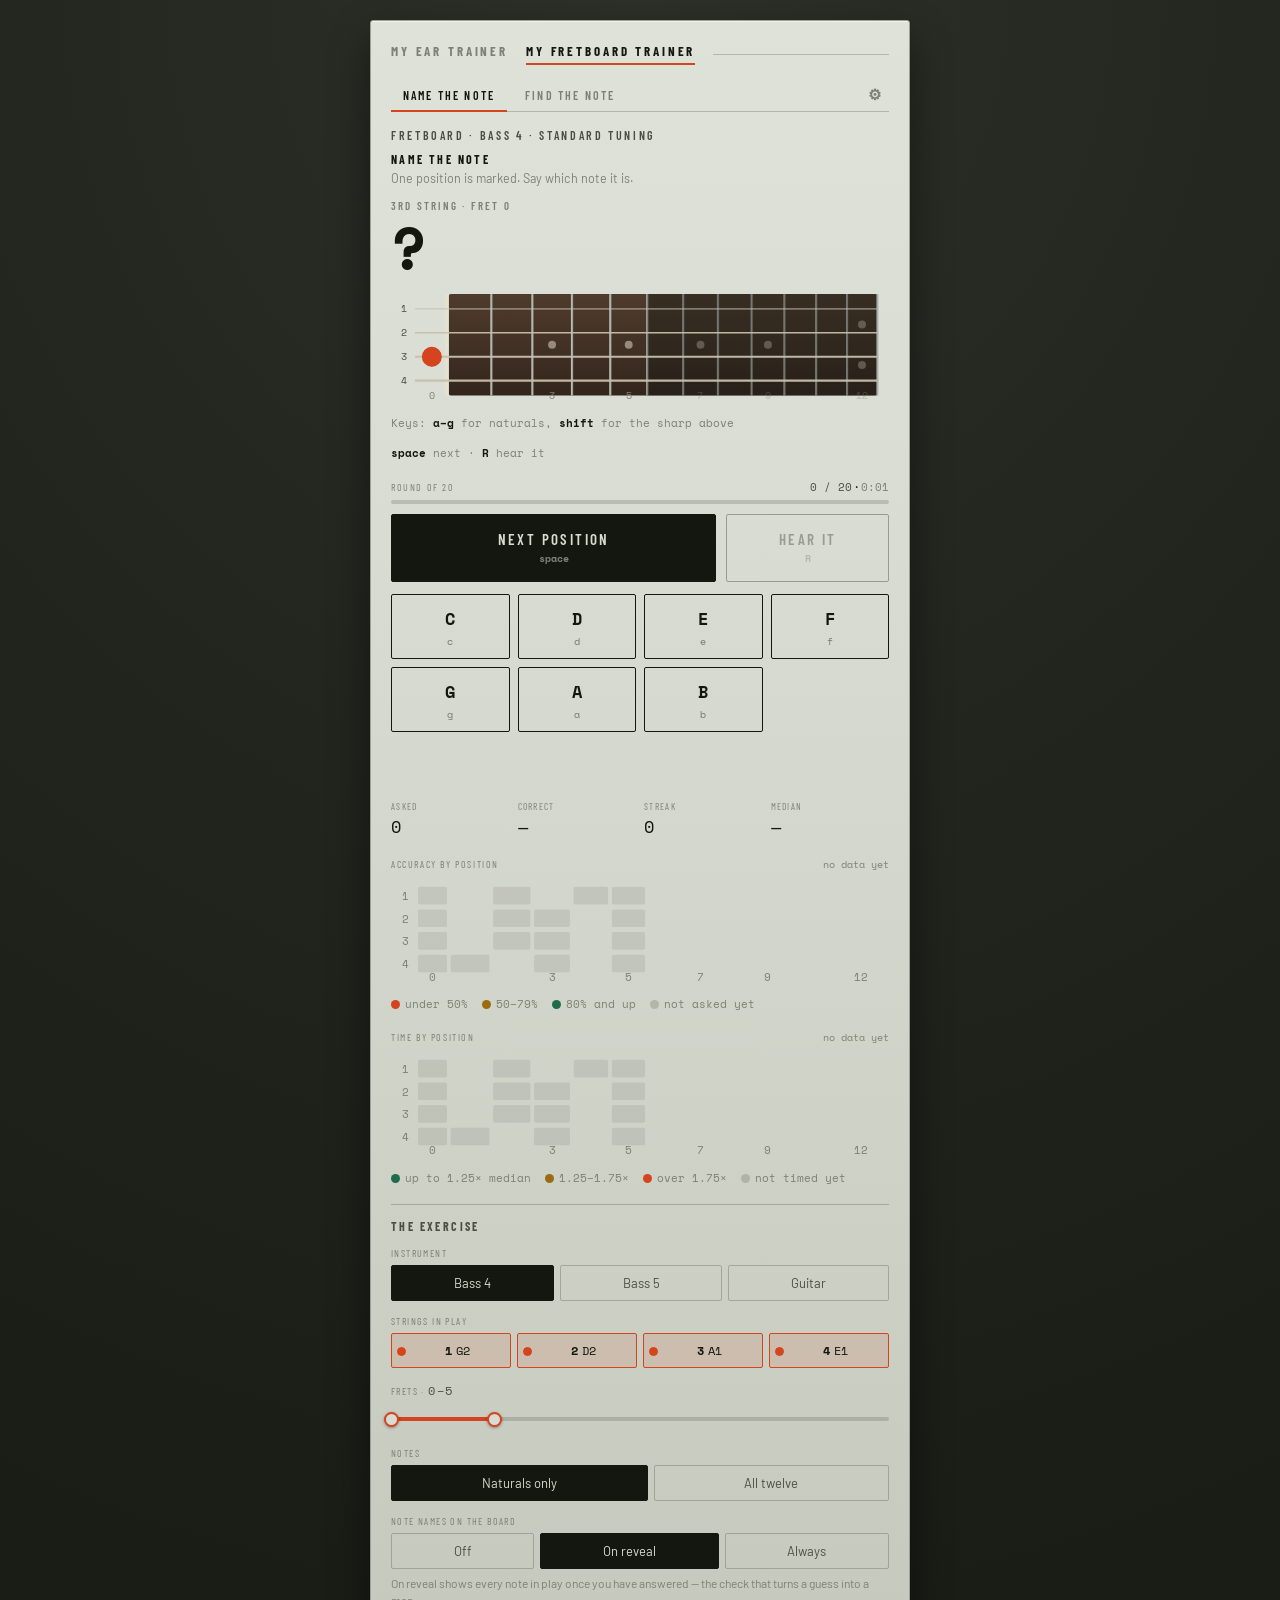
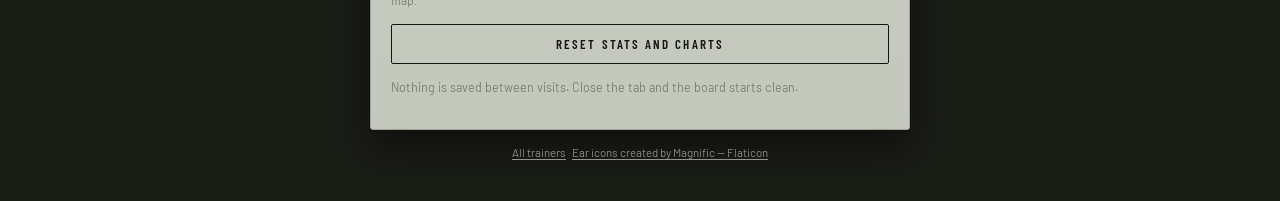
<file: fretboard/index.html>
<!DOCTYPE html>
<html lang="en" data-theme="auto">
<head>
<meta charset="utf-8">
<meta name="viewport" content="width=device-width, initial-scale=1, viewport-fit=cover">
<title>My Fretboard Trainer</title>
<meta name="description" content="Learn the notes on a bass or guitar fretboard. Name the note under a dot, or find a named note on the neck. Free, runs in the browser, no signup.">
<link rel="canonical" href="https://mymusictrainers.com/fretboard/">
<meta name="theme-color" content="#23261F">

<meta property="og:type" content="website">
<meta property="og:site_name" content="My Music Trainers">
<meta property="og:url" content="https://mymusictrainers.com/fretboard/">
<meta property="og:title" content="My Fretboard Trainer — note names on bass and guitar">
<meta property="og:description" content="Learn the notes on a bass or guitar fretboard. Name the note under a dot, or find a named note on the neck. Free, runs in the browser, no signup.">
<meta property="og:image" content="https://mymusictrainers.com/og-image.png">
<meta property="og:image:width" content="1200">
<meta property="og:image:height" content="630">
<meta property="og:image:alt" content="My Music Trainers — ear training and fretboard practice, in the browser">
<meta name="twitter:card" content="summary_large_image">
<meta name="twitter:title" content="My Fretboard Trainer — note names on bass and guitar">
<meta name="twitter:description" content="Learn the notes on a bass or guitar fretboard. Name the note under a dot, or find a named note on the neck. Free, runs in the browser, no signup.">
<meta name="twitter:image" content="https://mymusictrainers.com/og-image.png">

<link rel="icon" type="image/png" href="../favicon.png">
<link rel="apple-touch-icon" href="../favicon.png">
<link rel="preconnect" href="https://fonts.googleapis.com">
<link rel="preconnect" href="https://fonts.gstatic.com" crossorigin>
<link href="https://fonts.googleapis.com/css2?family=Barlow+Condensed:wght@500;600;700&family=Barlow:wght@400;500;600&family=Space+Mono:wght@400;700&display=swap" rel="stylesheet">
<link rel="stylesheet" href="../app.css">
<style>
  /* fretboard-only tokens; the shared palette lives in app.css */
  :root{
    --board:#413024;
    --board-deep:#33251B;
    --board-hi:#4E3B2C;
    --board-ink:#F0EBDD;
    --fret:#B9BCB6;
    --fret-deep:#8B8F88;
    --fret-num:#7C8175;
    --inlay:#E8E4D4;
    --nut:#E4E0D2;
    --string:#C7C0AE;
    --warn:#9A6B12;
  }
  @media (prefers-color-scheme:dark){
    :root:not([data-theme="light"]){
      --board:#2B1F17;
      --board-deep:#1F1610;
      --board-hi:#372820;
      --board-ink:#EFE9DB;
      --fret:#8E938F;
      --fret-deep:#5E625E;
      --fret-num:#8E9089;
      --inlay:#CFCABA;
      --nut:#C8C3B4;
      --string:#A49D8D;
      --warn:#E0A93F;
    }
  }
  :root[data-theme="dark"]{
    --board:#2B1F17;
    --board-deep:#1F1610;
    --board-hi:#372820;
    --board-ink:#EFE9DB;
    --fret:#8E938F;
    --fret-deep:#5E625E;
    --fret-num:#8E9089;
    --inlay:#CFCABA;
    --nut:#C8C3B4;
    --string:#A49D8D;
    --warn:#E0A93F;
  }

  .sec-head{font-family:'Barlow Condensed',sans-serif;text-transform:uppercase;letter-spacing:.2em;font-size:12px;font-weight:700;margin:10px 0 3px;}

  .readout{display:flex;align-items:baseline;gap:10px;min-height:56px;}
  .readout .num{font-family:'Space Mono',monospace;font-weight:700;font-size:clamp(40px,13vw,58px);line-height:.9;letter-spacing:-.03em;}
  .readout-cap{font-family:'Barlow Condensed',sans-serif;text-transform:uppercase;letter-spacing:.2em;font-size:11px;font-weight:600;color:var(--muted);margin:0 0 8px;min-height:14px;}
  .readout .num.ok{color:var(--correct);}
  .readout .num.no{color:var(--signal);}

  /* ---- the fingerboard ---- */
  .board-wrap{margin:14px 0 2px;}
  .board-wrap svg{width:100%;height:auto;display:block;touch-action:manipulation;}
  .board-wrap.pick svg{cursor:pointer;}
  .cell{fill:transparent;}
  .board-wrap.pick .cell.live:hover{fill:rgba(255,255,255,.09);}
  .cell.live:focus-visible{outline:none;fill:rgba(255,255,255,.14);stroke:var(--signal);stroke-width:1.5;}
  .mark-pulse{animation:pulse 1.6s ease-out infinite;transform-origin:center;transform-box:fill-box;}
  @keyframes pulse{0%{opacity:.75;r:9}70%{opacity:0;r:20}100%{opacity:0;r:20}}
  .board-legend{display:flex;flex-wrap:wrap;gap:14px;margin-top:8px;font-family:'Space Mono',monospace;font-size:10.5px;color:var(--muted);}
  .board-legend b{color:var(--ink);font-weight:700;}
  .swatch{display:inline-block;width:9px;height:9px;border-radius:50%;margin-right:5px;vertical-align:-1px;}
  #progTime{font-family:'Space Mono',monospace;font-size:11px;color:var(--muted);}
  .transport{display:grid;grid-template-columns:2fr 1fr;gap:10px;margin-top:10px;}

  /* note-name answer grid: monospace and no text-transform, because upper and
     lower case do real work in note spelling elsewhere in this suite */
  .notes-grid{display:grid;grid-template-columns:repeat(4,1fr);gap:8px;margin-top:12px;}
  .picked{fill:none;stroke:var(--signal);stroke-width:2.5;}
  .note-btn{
    font-family:'Space Mono',monospace;font-weight:700;font-size:17px;
    border:1px solid var(--ink);background:transparent;color:var(--ink);
    border-radius:2px;padding:11px 4px 9px;cursor:pointer;
    transition:background .12s,color .12s,border-color .12s,opacity .14s;
  }
  .note-btn:hover:not(:disabled){background:var(--tint-b);}
  .note-btn:disabled{opacity:.32;cursor:default;}
  .note-btn:focus-visible{outline:2px solid var(--signal);outline-offset:2px;}
  .note-btn span{display:block;font-size:10px;font-weight:400;opacity:.5;margin-top:3px;}
  .note-btn.mark-ok{background:var(--correct)!important;border-color:var(--correct)!important;color:var(--on-correct)!important;opacity:1!important;}
  .note-btn.mark-no{background:var(--signal)!important;border-color:var(--signal)!important;color:var(--on-signal)!important;opacity:1!important;}
  .note-btn.mark-truth{border-color:var(--correct)!important;color:var(--correct)!important;opacity:1!important;box-shadow:inset 0 0 0 1px var(--correct);}

  .verdict{font-family:'Barlow Condensed',sans-serif;text-transform:uppercase;letter-spacing:.18em;font-weight:700;font-size:14px;min-height:40px;margin-top:14px;}
  .verdict.warn{color:var(--warn);}

  .stats{display:grid;grid-template-columns:repeat(4,1fr);gap:8px;margin-top:10px;}

  .chart{margin-top:18px;}
  .chart svg{width:100%;height:auto;display:block;}

  .block{margin-top:18px;border-top:1px solid var(--rule);padding-top:14px;}
  .set-hint{font-size:12px;color:var(--muted);line-height:1.45;margin:6px 0 0;}
  .seg button{flex:1 1 auto;min-width:70px;font-family:'Barlow',sans-serif;font-size:13px;padding:9px 6px;border:1px solid var(--rule);background:transparent;color:var(--graphite);border-radius:2px;cursor:pointer;}
  .chips{display:flex;gap:6px;flex-wrap:wrap;}
  .chip{
    position:relative;flex:1 1 auto;min-width:62px;
    display:flex;align-items:center;justify-content:center;gap:4px;
    border:1px solid var(--rule);border-radius:2px;padding:8px 4px 8px 16px;
    cursor:pointer;user-select:none;background:transparent;
    font-family:'Space Mono',monospace;font-size:12px;color:var(--muted);opacity:.55;
    transition:background .12s,border-color .12s,color .12s,opacity .12s;
  }
  .chip::before{
    content:'';position:absolute;left:5px;top:50%;
    width:7px;height:7px;margin-top:-3.5px;border-radius:50%;
    border:1px solid var(--muted);background:transparent;
    transition:background .12s,border-color .12s;
  }
  .chip[aria-pressed="true"]{border-color:var(--signal);color:var(--ink);background:var(--wash-no-b);opacity:1;}
  .chip[aria-pressed="true"]::before{background:var(--signal);border-color:var(--signal);}
  .chip:focus-visible{outline:2px solid var(--signal);outline-offset:2px;}
  .chip b{font-weight:700;}
  .score-of{font-family:'Space Mono',monospace;font-size:12px;color:var(--muted);margin:6px 0 0;}
  .score-clock{font-size:32px;color:var(--graphite);}
  .score-row b{flex:0 0 86px;font-weight:400;color:var(--muted);}

  @keyframes spotlight{
    0%{box-shadow:inset 0 0 0 1px transparent;background:transparent;}
    18%{box-shadow:inset 0 0 0 2px var(--signal);background:var(--wash-no-b);}
    70%{box-shadow:inset 0 0 0 2px var(--signal);background:var(--wash-no-b);}
    100%{box-shadow:inset 0 0 0 1px transparent;background:transparent;}
  }
  #setupBlock{border-radius:3px;}
  @media (prefers-reduced-motion:reduce){
    *{transition:none !important;}
    .flash.fire{animation:none;}
    .flash.ok,.flash.no{opacity:0;}
    .mark-pulse{animation:none;opacity:0;}
    .spotlight{animation:none;outline:2px solid var(--signal);outline-offset:4px;}
  }
</style>
</head>
<body>
<main class="panel" id="panel">
  <div class="wordmark">
    <a class="wm-item" href="/ear/">My Ear Trainer</a>
    <h1 class="wm-item">My Fretboard Trainer</h1>
  </div>
  <div class="flash" id="flash"></div>

  <div class="tabs" role="tablist">
    <button class="tab" id="tabName" role="tab" aria-selected="true">Name the note</button>
    <button class="tab" id="tabFind" role="tab" aria-selected="false">Find the note</button>
    <button class="tab tab-gear" id="prefsBtn" aria-expanded="false" aria-label="Preferences">⚙</button>
  </div>

  <div id="prefsBack" class="sheet-back" hidden></div>
  <section id="prefs" class="sheet" hidden role="dialog" aria-modal="true" aria-label="Preferences">
    <div class="sheet-head">
      <span class="sheet-title">Preferences</span>
      <button class="sheet-x" id="prefsClose" aria-label="Close">×</button>
    </div>
    <div class="set-row" style="margin-top:14px">
      <div class="set-lab">Questions per round · <span class="slider-val" id="roundLenVal">20</span></div>
      <input type="range" id="roundLen" min="5" max="100" value="20" step="5">
    </div>
    <div class="set-row">
      <div class="set-lab">Appearance</div>
      <div class="seg" id="themeSeg">
        <button data-theme="auto" aria-pressed="true">Auto</button>
        <button data-theme="light" aria-pressed="false">Light</button>
        <button data-theme="dark" aria-pressed="false">Dark</button>
      </div>
    </div>
    <div class="set-row">
      <div class="set-lab">Hand</div>
      <div class="seg" id="handSeg">
        <button data-hand="right" aria-pressed="true">Right</button>
        <button data-hand="left" aria-pressed="false">Left</button>
      </div>
      <p class="set-hint">Left flips the board so the nut sits on the right.</p>
    </div>
    <div class="set-row">
      <div class="set-lab">Sound</div>
      <div class="seg" id="fxSeg">
        <button data-fx="on" aria-pressed="true">On</button>
        <button data-fx="off" aria-pressed="false">Off</button>
      </div>
      <p class="set-hint">Notes as you mark them, the note you were asked for, and a thud when you get one wrong.</p>
    </div>
    <div class="set-row">
      <div class="set-lab">Volume · <span class="slider-val" id="volVal">50%</span></div>
      <input type="range" id="vol" min="5" max="100" value="50" step="1">
    </div>
    <div class="set-row">
      <button class="btn" id="prefsDone">Done</button>
    </div>
  </section>

  <div id="roundBack" class="sheet-back" hidden></div>
  <section id="roundSheet" class="sheet" hidden role="dialog" aria-modal="true" aria-label="Round summary">
    <div class="sheet-head">
      <span class="sheet-title" id="roundTitle">Round summary</span>
      <button class="sheet-x" id="roundClose" aria-label="Close">×</button>
    </div>
    <div class="score">
      <span class="score-num" id="roundPct">—</span>
      <span class="score-num score-clock" id="roundClock">—</span>
    </div>
    <p class="score-of" id="roundOf"></p>
    <div class="score-bars" id="roundBreak"></div>
    <p class="score-say" id="roundSay"></p>
    <div class="set-row" id="roundActions"></div>
  </section>

  <p class="eyebrow" id="eyebrow">Fretboard · bass 4</p>
  <h2 class="sec-head" id="taskHead">Name the note</h2>
  <p class="sec-sub" id="taskSub">One position is marked. Say which note it is.</p>

  <p class="readout-cap" id="readCap">Marked position</p>
  <div class="readout">
    <span class="num" id="readNum">—</span>
    <span class="unit" id="readUnit"></span>
  </div>

  <div class="board-wrap" id="boardWrap">
    <svg id="board" viewBox="0 0 500 200" role="img" aria-label="Fretboard"></svg>
  </div>
  <div class="board-legend" id="boardLegend"></div>

  <div class="prog">
    <div class="prog-head">
      <span id="progLabel">Round of 20</span>
      <span><span id="progCount">0 / 20</span> · <span id="progTime">0:00</span></span>
    </div>
    <div class="prog-track"><div class="prog-fill" id="progFill"></div></div>
  </div>

  <div class="transport">
    <button class="btn btn-primary" id="nextBtn">Next position<span class="btn-key">space</span></button>
    <button class="btn" id="playBtn" disabled>Hear it<span class="btn-key">R</span></button>
  </div>

  <div class="notes-grid" id="notesGrid"></div>

  <p class="verdict" id="verdict"></p>

  <div class="stats">
    <div><div class="stat-k">Asked</div><div class="stat-v" id="sAsked">0</div></div>
    <div><div class="stat-k">Correct</div><div class="stat-v" id="sAcc">—</div></div>
    <div><div class="stat-k">Streak</div><div class="stat-v" id="sStreak">0</div></div>
    <div><div class="stat-k">Median</div><div class="stat-v" id="sTime">—</div></div>
  </div>

  <div class="chart">
    <div class="chart-head">
      <span class="chart-title">Accuracy by position</span>
      <span class="chart-note" id="heatNote">no data yet</span>
    </div>
    <svg id="heat" viewBox="0 0 500 160" role="img" aria-label="Accuracy by fretboard position"></svg>
    <div class="board-legend" id="heatLegend">
      <span><i class="swatch" style="background:var(--signal)"></i>under 50%</span>
      <span><i class="swatch" style="background:var(--warn)"></i>50–79%</span>
      <span><i class="swatch" style="background:var(--correct)"></i>80% and up</span>
      <span><i class="swatch" style="background:var(--tint-c)"></i>not asked yet</span>
    </div>
  </div>

  <div class="chart">
    <div class="chart-head">
      <span class="chart-title">Time by position</span>
      <span class="chart-note" id="timeChartNote">no data yet</span>
    </div>
    <svg id="timeChart" viewBox="0 0 500 160" role="img" aria-label="Answer time by fretboard position"></svg>
    <div class="board-legend" id="timeLegend">
      <span><i class="swatch" style="background:var(--correct)"></i>up to 1.25&times; median</span>
      <span><i class="swatch" style="background:var(--warn)"></i>1.25–1.75&times;</span>
      <span><i class="swatch" style="background:var(--signal)"></i>over 1.75&times;</span>
      <span><i class="swatch" style="background:var(--tint-c)"></i>not timed yet</span>
    </div>
  </div>

  <div class="block">
    <p class="block-head">The exercise</p>
    <div id="setupBlock">
      <div class="set-row">
        <div class="set-lab">Instrument</div>
        <div class="seg" id="instSeg">
          <button data-inst="bass4" aria-pressed="true">Bass 4</button>
          <button data-inst="bass5" aria-pressed="false">Bass 5</button>
          <button data-inst="guitar6" aria-pressed="false">Guitar</button>
        </div>
      </div>

      <div class="set-row">
        <div class="set-lab">Strings in play</div>
        <div class="chips" id="stringChips"></div>
      </div>

      <div class="set-row">
        <div class="set-lab">Frets · <span class="slider-val" id="fretVal">0–5</span></div>
        <div class="dual" id="fretDual"></div>
      </div>

      <div class="set-row">
        <div class="set-lab">Notes</div>
        <div class="seg" id="poolSeg">
          <button data-pool="nat" aria-pressed="true">Naturals only</button>
          <button data-pool="all" aria-pressed="false">All twelve</button>
        </div>
      </div>

      <div class="set-row">
        <div class="set-lab">Note names on the board</div>
        <div class="seg" id="labelSeg">
          <button data-label="off" aria-pressed="false">Off</button>
          <button data-label="reveal" aria-pressed="true">On reveal</button>
          <button data-label="always" aria-pressed="false">Always</button>
        </div>
        <p class="set-hint" id="labelHint">On reveal shows every note in play once you have answered — the check that turns a guess into a map.</p>
      </div>
    </div>

    <div class="set-row">
      <button class="btn btn-sm" id="resetBtn">Reset stats and charts</button>
    </div>
  </div>

  <p class="note">Nothing is saved between visits. Close the tab and the board starts clean.</p>
  <!-- Kept in the layout rather than display:none — Safari will not output
       audio from a hidden media element, which made the fallback route show a
       playing tab and stay silent. Off-screen and inert instead. -->
  <audio id="player" playsinline preload="auto"
         style="position:absolute;width:1px;height:1px;opacity:0;pointer-events:none"></audio>
</main>

<script src="../audio.js"></script>
<script>
(function(){
  'use strict';
  var A=window.TrainerAudio;
  function el(id){return document.getElementById(id);}
  var SVGNS='http://www.w3.org/2000/svg';

  /* ================= note theory ================= */
  var SHARP=['C','C\u266F','D','D\u266F','E','F','F\u266F','G','G\u266F','A','A\u266F','B'];
  var FLAT =['C','D\u266D','D','E\u266D','E','F','G\u266D','G','A\u266D','A','B\u266D','B'];
  var NATURAL_PCS=[0,2,4,5,7,9,11];
  var LETTER_KEY={C:0,D:2,E:4,F:5,G:7,A:9,B:11};

  function pcOf(midi){ return ((midi%12)+12)%12; }
  function octOf(midi){ return Math.floor(midi/12)-1; }
  function isNatural(pc){ return NATURAL_PCS.indexOf(pc)>=0; }
  function nameOf(pc){ return SHARP[pc]; }
  function altOf(pc){ return FLAT[pc]===SHARP[pc] ? '' : FLAT[pc]; }
  function fullName(midi){ return SHARP[pcOf(midi)]+octOf(midi); }
  function freqOf(midi){ return 440*Math.pow(2,(midi-69)/12); }

  // Open strings low to high. Bass and guitar are written an octave above where
  // they sound; these are sounding pitches, so a 4-string bass starts at E1.
  var INSTRUMENTS={
    bass4:  {label:'Bass 4',   open:[28,33,38,43],             maxFret:24},
    bass5:  {label:'Bass 5',   open:[23,28,33,38,43],          maxFret:24},
    guitar6:{label:'Guitar',   open:[40,45,50,55,59,64],       maxFret:22}
  };
  var INLAY_SINGLE=[3,5,7,9,15,17,19,21];
  var INLAY_DOUBLE=[12,24];

  /* ================= state ================= */
  var state={
    mode:'name',                 // 'name' | 'find'
    inst:'bass4',
    stringsOn:[],                // low -> high
    fretLo:0, fretHi:5,
    pool:'nat',                  // 'nat' | 'all'
    labels:'reveal',             // 'off' | 'reveal' | 'always'
    hand:'right',
    // per mode: a find trial means marking every occurrence of a note, so a
    // round of the same length takes far longer than naming single positions
    roundLenBy:{name:20,find:10},
    roundLen:20,
    fx:true, vol:0.5,
    route:'ctx',
    trial:null,                  // {s,f,midi,pc,target,answered,pick,ok,t0}
    dialog:null,
    data:{}                      // per-mode tallies
  };

  function freshRound(){
    return {trials:0,correct:0,byString:{},byNote:{},chance:0,
            ms:0,t0:0,running:false,started:false};
  }
  function freshTally(){
    return {trials:0,correct:0,streak:0,best:0,times:[],
            byPos:{},posMs:{},byNote:{},byString:{},last:null,r:freshRound()};
  }

  // Wall clock for the round, paused while a dialog is open. Median answer time
  // already measures thinking; this measures the round as a whole, which is the
  // number that comes down as recall replaces working it out. Leaving it running
  // behind a settings sheet would only measure how long you spent in the sheet.
  function clockStart(){
    var r=D().r;
    if(r.running) return;
    r.t0=Date.now(); r.running=true; r.started=true;
  }
  function clockPause(){
    var r=D().r;
    if(!r.running) return;
    r.ms+=Date.now()-r.t0; r.running=false;
  }
  function clockMs(){
    var r=D().r;
    return r.ms+(r.running?Date.now()-r.t0:0);
  }
  function fmtClock(ms){
    var t=Math.round(ms/1000), m=Math.floor(t/60), sec=t-m*60;
    return m+':'+(sec<10?'0':'')+sec;
  }
  state.data.name=freshTally();
  state.data.find=freshTally();
  function D(){ return state.data[state.mode]; }

  // Standard tuning only. Alternate tunings were built and cut: they moved the
  // whole map under the user mid-practice, which is the opposite of what this
  // is for.
  function openMidis(){ return INSTRUMENTS[state.inst].open.slice(); }
  function nStrings(){ return INSTRUMENTS[state.inst].open.length; }
  function maxFret(){ return INSTRUMENTS[state.inst].maxFret; }
  function midiAt(s,f){ return openMidis()[s]+f; }
  // Strings are numbered from the thinnest: string 1 is the highest pitch.
  function stringNo(s){ return nStrings()-s; }

  /* ================= sampling ================= */
  // Every position the current settings allow. One flat list keeps sampling,
  // the heat chart and the guessing floor all reading from the same source.
  function pool(){
    var out=[],o=openMidis();
    for(var s=0;s<o.length;s++){
      if(!state.stringsOn[s]) continue;
      for(var f=state.fretLo;f<=state.fretHi;f++){
        var pc=pcOf(o[s]+f);
        if(state.pool==='nat'&&!isNatural(pc)) continue;
        out.push({s:s,f:f,pc:pc,midi:o[s]+f});
      }
    }
    return out;
  }
  function poolPcs(){
    var seen={},out=[],p=pool();
    for(var i=0;i<p.length;i++) if(!seen[p[i].pc]){ seen[p[i].pc]=1; out.push(p[i].pc); }
    out.sort(function(a,b){return a-b;});
    return out;
  }
  // Answer options are the whole allowed alphabet, not just the notes reachable
  // in this fret window — shrinking the grid would leak the answer.
  function options(){
    if(state.pool==='nat') return NATURAL_PCS.slice();
    return [0,1,2,3,4,5,6,7,8,9,10,11];
  }
  function chanceNow(){
    if(state.mode==='name'){
      // A listener who knows the settings can only narrow it to the notes that
      // actually occur in the window, so that is the honest guessing floor.
      var k=poolPcs().length;
      return k?1/k:0;
    }
    // Finding *every* place a note sits means picking one exact subset out of
    // all of them, so the floor is 1/C(n,k) — vanishing, and honestly so. This
    // mode is not guessable, and the bands below end up reading raw accuracy,
    // which is the right behaviour for a task with no shortcut.
    var p=pool();
    if(!p.length) return 0;
    var pcs=poolPcs(), tot=0;
    for(var i=0;i<pcs.length;i++){
      var hits=0;
      for(var j=0;j<p.length;j++) if(p[j].pc===pcs[i]) hits++;
      tot+=1/choose(p.length,hits);
    }
    return tot/pcs.length;      // averaged over targets, each equally likely
  }
  function choose(n,k){
    if(k<0||k>n) return 0;
    var r=1;
    for(var i=1;i<=k;i++) r=r*(n-k+i)/i;
    return r;
  }

  function pick(arr){ return arr[Math.floor(Math.random()*arr.length)]; }

  /* ================= audio ================= */
  var ctx=null, SR=44100, player=el('player');
  function alog(m){ if(window.console&&console.warn) console.warn('[audio] '+m); }
  function ensureCtx(){ ctx=A.ensureCtx(); return ctx; }
  // [harmonic, amplitude, decay in nepers/sec]. Upper partials of a plucked
  // string die far faster than the fundamental; that fading brightness is most
  // of what makes it sound like a string rather than an organ.
  var AMPS=[1,.62,.42,.28,.19,.13,.09,.06];
  function decayOf(k){ return 1.7*Math.pow(k,0.82); }
  function partials(){
    var out=[];
    for(var i=0;i<AMPS.length;i++) out.push([i+1,AMPS[i],decayOf(i+1)]);
    return out;
  }
  var NORM=(function(){ var t=0; for(var i=0;i<AMPS.length;i++) t+=AMPS[i]; return Math.max(1,t*0.72); })();
  // Ears are much less sensitive down low: E1 at a given amplitude sounds far
  // quieter than A4. Rough inverse of the equal-loudness contour, 1.0 at 440 Hz.
  function loudnessGain(f){ return A.loudnessGain(f); }
  var DUR=1.35;
  function scheduleNote(freq,start,dur){
    var g=ctx.createGain(), peak=Math.min(0.98,0.92*state.vol*loudnessGain(freq));
    var atk=0.006, rel=0.06;
    g.gain.setValueAtTime(0.0001,start);
    g.gain.linearRampToValueAtTime(peak,start+atk);
    g.gain.setValueAtTime(peak,start+dur-rel);
    g.gain.exponentialRampToValueAtTime(0.0001,start+dur);
    g.connect(ctx.destination);
    partials().forEach(function(p){
      var pf=freq*p[0];
      if(pf>18000) return;
      var o=ctx.createOscillator();
      o.type='sine'; o.frequency.setValueAtTime(pf,start);
      var pg=ctx.createGain(), a=p[1]/NORM;
      pg.gain.setValueAtTime(a,start);
      pg.gain.exponentialRampToValueAtTime(Math.max(0.00005,a*Math.exp(-p[2]*dur)),start+dur);
      o.connect(pg); pg.connect(g);
      o.start(start); o.stop(start+dur+0.05);
    });
  }
  function renderWav(freq,dur,fail){
    var lead=fail?THUD_LEAD:0;
    var n=Math.round((dur+lead)*SR), buf=new ArrayBuffer(44+n*2), dv=new DataView(buf);
    function str(o,s){ for(var k=0;k<s.length;k++) dv.setUint8(o+k,s.charCodeAt(k)); }
    str(0,'RIFF'); dv.setUint32(4,36+n*2,true); str(8,'WAVE');
    str(12,'fmt '); dv.setUint32(16,16,true); dv.setUint16(20,1,true);
    dv.setUint16(22,1,true); dv.setUint32(24,SR,true); dv.setUint32(28,SR*2,true);
    dv.setUint16(32,2,true); dv.setUint16(34,16,true);
    str(36,'data'); dv.setUint32(40,n*2,true);
    var ps=partials(), amp=Math.min(0.98,0.92*state.vol*loudnessGain(freq)), off=44;
    var kt=thudSample(SR), ty=0, tamp=Math.min(0.9,state.vol);
    for(var i=0;i<n;i++){
      var t=i/SR, tn=t-lead, v=0;
      var env=tn<0?0:Math.max(0,Math.min(1,tn/0.006,(dur-tn)/0.06));
      if(tn>=0) for(var k=0;k<ps.length;k++){
        var pf=freq*ps[k][0];
        if(pf>18000) continue;
        v+=ps[k][1]*Math.exp(-ps[k][2]*tn)*Math.sin(2*Math.PI*pf*tn);
      }
      v=v/NORM*amp*env;
      if(fail&&t<THUD_DUR){
        ty+=kt.a*((Math.random()*2-1)-ty);
        v+=ty*kt.nf*Math.exp(-THUD_DECAY*t)*tamp;
      }
      dv.setInt16(off,Math.max(-1,Math.min(1,v))*32767,true); off+=2;
    }
    return buf;
  }
  // blob: URLs are blocked inside the published-artifact sandbox, so the WAV
  // goes in as a data: URI instead.
  function wavUri(freq,dur,fail){ return A.toDataUri(renderWav(freq,dur,fail)); }
  function playViaElement(freq,fail){
    try{
      player.src=wavUri(freq,DUR,fail);
      player.volume=1;
      var pr=player.play();
      if(pr&&pr.then) pr.catch(function(e){ alog('element blocked: '+e.name); });
    }catch(e){ alog('wav fallback failed: '+e.message); }
  }
  // Failure is a noise burst, not a pitched tone — the same decision the ear
  // trainer landed on. A pitched error sound sits in the same world as the note
  // being taught and muddies it; a dull thud reads as "no" and gets out of the
  // way before the correct note arrives.
  var THUD_DUR=0.3, THUD_LEAD=0.22, THUD_CUT=200, THUD_DECAY=11;
  // white noise through a one-pole lowpass, normalised so the buffer lands at
  // roughly unit RMS whatever the cutoff is
  function thudSample(rate){
    var a=1-Math.exp(-2*Math.PI*THUD_CUT/rate);
    return {a:a, nf:1/Math.sqrt(a/(2-a))};
  }
  function scheduleThud(c,start){
    var rate=c.sampleRate||SR, n=Math.round(THUD_DUR*rate), k=thudSample(rate);
    var buf=c.createBuffer(1,n,rate), d=buf.getChannelData(0), y=0;
    for(var i=0;i<n;i++){
      y+=k.a*((Math.random()*2-1)-y);
      d[i]=y*k.nf*Math.exp(-THUD_DECAY*i/rate);
    }
    var src=c.createBufferSource(); src.buffer=buf;
    var g=c.createGain();
    g.gain.setValueAtTime(Math.min(0.9,0.25*state.vol*4),start);
    src.connect(g); g.connect(c.destination);
    src.start(start);
  }

  function playMidi(midi,fail){
    if(!state.fx) return;
    var f=freqOf(midi);
    // the fallback is for a context that will not wake, not a permanent verdict
    if(state.route==='element'&&A.isRunning()) state.route='webaudio';
    var c=state.route==='element'?null:ensureCtx();
    if(c){
      if(fail) scheduleThud(c,c.currentTime+0.03);
      // resume() is async and often still reads 'suspended' right here on the
      // first gesture. Schedule anyway; only fall back if it never wakes.
      scheduleNote(f,c.currentTime+0.05+(fail?THUD_LEAD:0),DUR);
      if(c.state!=='running'){
        setTimeout(function(){
          if(c.state!=='running'&&state.route!=='element'){
            alog('context never resumed, switching to audio element');
            state.route='element';
            playViaElement(f,fail);
          }
        },350);
      }
    } else {
      state.route='element';
      playViaElement(f,fail);
    }
  }

  /* ================= board geometry ================= */
  // Fret spacing is blended: true geometric spacing (each fret at
  // 1 - 2^(-n/12) of the scale) looks like a real neck but squeezes the top
  // frets into slivers you cannot tap. Half linear keeps every cell hittable
  // while the taper still reads as a fingerboard.
  var GEO_MIX=0.55;
  function geom(opt){
    opt=opt||{};
    var rowH=opt.rowH||24, openW=opt.openW||34, padL=opt.padL||24,
        padR=opt.padR||12, padT=opt.padT||18, padB=opt.padB||26,
        span=opt.span||430;
    var n=nStrings();
    var N=Math.min(maxFret(),Math.max(12,state.fretHi));
    var raw=function(k){ return 1-Math.pow(2,-k/12); };
    var g=raw(N), frac=[];
    for(var k=0;k<=N;k++) frac.push(GEO_MIX*(raw(k)/g)+(1-GEO_MIX)*(k/N));
    var nutX=padL+openW;
    var G={
      N:N, n:n, rowH:rowH, openW:openW, padL:padL, padT:padT, nutX:nutX, span:span,
      width:nutX+span+padR,
      height:padT+(n-1)*rowH+padB,
      fretX:function(k){ return nutX+frac[k]*span; },
      y:function(s){ return padT+(n-1-s)*rowH; }
    };
    G.cellX=function(f){ return f===0 ? padL+openW/2 : (G.fretX(f-1)+G.fretX(f))/2; };
    G.cellW=function(f){ return f===0 ? openW : (G.fretX(f)-G.fretX(f-1)); };
    return G;
  }
  function mk(name,attrs){
    var e=document.createElementNS(SVGNS,name);
    if(attrs) for(var k in attrs) if(attrs.hasOwnProperty(k)) e.setAttribute(k,attrs[k]);
    return e;
  }
  function txt(x,y,s,attrs){
    var t=mk('text',attrs||{});
    t.setAttribute('x',x); t.setAttribute('y',y);
    t.textContent=s;
    return t;
  }
  function clear(node){ while(node.firstChild) node.removeChild(node.firstChild); }

  /* ================= the main board ================= */
  var board=el('board'), boardWrap=el('boardWrap');

  function inPlay(s,f){
    if(!state.stringsOn[s]) return false;
    if(f<state.fretLo||f>state.fretHi) return false;
    if(state.pool==='nat'&&!isNatural(pcOf(midiAt(s,f)))) return false;
    return true;
  }

  function showNames(){
    if(state.labels==='always') return true;
    if(state.labels==='reveal'&&state.trial&&state.trial.answered) return true;
    return false;
  }

  function drawBoard(){
    var G=geom({}), t=state.trial;
    clear(board);
    board.setAttribute('viewBox','0 0 '+G.width+' '+G.height);

    var flip=state.hand==='left';
    var root=mk('g',{});
    if(flip) root.setAttribute('transform','translate('+G.width+',0) scale(-1,1)');
    board.appendChild(root);

    var topY=G.y(G.n-1)-G.rowH*0.62, botY=G.y(0)+G.rowH*0.62;

    // fingerboard slab
    var grad=mk('linearGradient',{id:'boardGrad',x1:'0',y1:'0',x2:'0',y2:'1'});
    grad.appendChild(mk('stop',{offset:'0','stop-color':'var(--board-hi)'}));
    grad.appendChild(mk('stop',{offset:'0.55','stop-color':'var(--board)'}));
    grad.appendChild(mk('stop',{offset:'1','stop-color':'var(--board-deep)'}));
    var defs=mk('defs',{}); defs.appendChild(grad); root.appendChild(defs);
    root.appendChild(mk('rect',{x:G.nutX,y:topY,width:G.span,height:botY-topY,
      fill:'url(#boardGrad)',rx:2}));

    // frets
    for(var k=1;k<=G.N;k++){
      root.appendChild(mk('line',{x1:G.fretX(k),y1:topY,x2:G.fretX(k),y2:botY,
        stroke:'var(--fret)','stroke-width':k<=12?2:1.6}));
      root.appendChild(mk('line',{x1:G.fretX(k)+1,y1:topY,x2:G.fretX(k)+1,y2:botY,
        stroke:'var(--fret-deep)','stroke-width':.6,opacity:.7}));
    }
    // nut
    root.appendChild(mk('rect',{x:G.nutX-4,y:topY,width:4,height:botY-topY,
      fill:'var(--nut)',rx:1}));

    // inlays, centred between the middle strings
    var midY=(G.y(0)+G.y(G.n-1))/2;
    INLAY_SINGLE.forEach(function(f){
      if(f>G.N) return;
      root.appendChild(mk('circle',{cx:G.cellX(f),cy:midY,r:4,fill:'var(--inlay)',opacity:.5}));
    });
    INLAY_DOUBLE.forEach(function(f){
      if(f>G.N) return;
      var off=G.rowH*(G.n>4?1.1:0.85);
      root.appendChild(mk('circle',{cx:G.cellX(f),cy:midY-off,r:4,fill:'var(--inlay)',opacity:.5}));
      root.appendChild(mk('circle',{cx:G.cellX(f),cy:midY+off,r:4,fill:'var(--inlay)',opacity:.5}));
    });

    // the fret window in play: everything outside it is hatched back
    var loEdge=state.fretLo===0?G.padL:G.fretX(state.fretLo-1);
    var hiEdge=G.fretX(Math.min(state.fretHi,G.N));
    if(loEdge>G.padL+0.5)
      root.appendChild(mk('rect',{x:G.padL,y:topY,width:loEdge-G.padL,height:botY-topY,
        fill:'var(--case-deep)',opacity:.42}));
    if(hiEdge<G.nutX+G.span-0.5)
      root.appendChild(mk('rect',{x:hiEdge,y:topY,width:G.nutX+G.span-hiEdge,height:botY-topY,
        fill:'var(--case-deep)',opacity:.42}));

    // strings: low strings are thicker, and dead strings are drawn thin and dim
    for(var s=0;s<G.n;s++){
      var live=state.stringsOn[s];
      var w=1+(G.n-1-s)*0.42;
      root.appendChild(mk('line',{x1:G.padL,y1:G.y(s),x2:G.nutX+G.span,y2:G.y(s),
        stroke:'var(--string)','stroke-width':live?w:0.7,opacity:live?0.95:0.28}));
    }

    // note names
    if(showNames()){
      for(var s2=0;s2<G.n;s2++){
        for(var f2=state.fretLo;f2<=Math.min(state.fretHi,G.N);f2++){
          if(!inPlay(s2,f2)) continue;
          if(t&&t.s===s2&&t.f===f2) continue;      // the marker carries its own label
          var g2=mk('g',{});
          if(flip) g2.setAttribute('transform','translate('+(2*G.cellX(f2))+',0) scale(-1,1)');
          g2.appendChild(txt(G.cellX(f2),G.y(s2)+3.5,nameOf(pcOf(midiAt(s2,f2))),
            {fill:'var(--board-ink)','font-family':"'Space Mono',monospace",'font-size':'9.5',
             'text-anchor':'middle',opacity:'.72'}));
          root.appendChild(g2);
        }
      }
    }

    // marker / picked cells
    if(state.mode==='name'&&t){
      var c=t.answered?(t.ok?'var(--correct)':'var(--signal)'):'var(--signal)';
      if(!t.answered)
        root.appendChild(mk('circle',{cx:G.cellX(t.f),cy:G.y(t.s),r:9,
          fill:'none',stroke:c,'stroke-width':2,'class':'mark-pulse'}));
      root.appendChild(mk('circle',{cx:G.cellX(t.f),cy:G.y(t.s),r:9.5,fill:c}));
      if(t.answered){
        var gl=mk('g',{});
        if(flip) gl.setAttribute('transform','translate('+(2*G.cellX(t.f))+',0) scale(-1,1)');
        gl.appendChild(txt(G.cellX(t.f),G.y(t.s)+3.4,nameOf(t.pc),
          {fill:t.ok?'var(--on-correct)':'var(--on-signal)','font-family':"'Space Mono',monospace",
           'font-size':'9','font-weight':'700','text-anchor':'middle'}));
        root.appendChild(gl);
      }
    }
    if(state.mode==='find'&&t){
      if(!t.answered){
        // an open ring while you are still deciding: a filled dot would read as
        // a verdict before there is one
        t.marks.forEach(function(k){
          var q=k.split(':');
          root.appendChild(mk('circle',{cx:G.cellX(Number(q[1])),cy:G.y(Number(q[0])),
            r:9.5,'class':'picked'}));
        });
      } else {
        // found, missed and spurious all read differently: filled green for the
        // ones you got, hollow green for the ones you walked past, red for the
        // ones that were never this note
        var want=targetKeys(t.target);
        want.forEach(function(k){
          var q=k.split(':'), got=t.marks.indexOf(k)>=0;
          root.appendChild(mk('circle',{cx:G.cellX(Number(q[1])),cy:G.y(Number(q[0])),
            r:9.5,fill:got?'var(--correct)':'none',
            stroke:'var(--correct)','stroke-width':2,
            'stroke-dasharray':got?'':'3 3'}));
        });
        t.marks.forEach(function(k){
          if(want.indexOf(k)>=0) return;
          var q=k.split(':');
          root.appendChild(mk('circle',{cx:G.cellX(Number(q[1])),cy:G.y(Number(q[0])),
            r:9.5,fill:'var(--signal)'}));
        });
      }
    }

    // hit targets for picking, on top of everything
    if(state.mode==='find'){
      for(var s3=0;s3<G.n;s3++){
        for(var f3=0;f3<=G.N;f3++){
          var ok=inPlay(s3,f3);
          var r=mk('rect',{x:G.cellX(f3)-G.cellW(f3)/2+1,y:G.y(s3)-G.rowH/2+1,
            width:Math.max(6,G.cellW(f3)-2),height:G.rowH-2,
            'class':'cell'+(ok?' live':'')});
          if(ok){
            r.setAttribute('tabindex','0');
            r.setAttribute('role','button');
            r.setAttribute('aria-label','String '+stringNo(s3)+', fret '+f3);
            r.dataset.s=s3; r.dataset.f=f3;
          }
          root.appendChild(r);
        }
      }
    }

    // string numbers, outside the flip so they stay readable
    for(var s4=0;s4<G.n;s4++){
      board.appendChild(txt(flip?G.width-G.padL+8:G.padL-8,G.y(s4)+3.5,String(stringNo(s4)),
        {fill:state.stringsOn[s4]?'var(--graphite)':'var(--muted)',
         'font-family':"'Space Mono',monospace",'font-size':'10',
         'text-anchor':flip?'start':'end',opacity:state.stringsOn[s4]?'1':'.45'}));
    }
    // fret numbers
    var nums=[0].concat(INLAY_SINGLE,INLAY_DOUBLE);
    nums.forEach(function(f){
      if(f>G.N) return;
      var x=G.cellX(f);
      board.appendChild(txt(flip?G.width-x:x,G.height-8,String(f),
        {fill:'var(--fret-num)','font-family':"'Space Mono',monospace",'font-size':'10',
         'text-anchor':'middle',opacity:(f>=state.fretLo&&f<=state.fretHi)?'1':'.4'}));
    });
  }

  /* ================= the answer grid ================= */
  var notesGrid=el('notesGrid');
  function buildGrid(){
    clear(notesGrid);
    if(state.mode!=='name'){ notesGrid.hidden=true; return; }
    notesGrid.hidden=false;
    options().forEach(function(pc){
      var b=document.createElement('button');
      b.className='note-btn';
      b.dataset.pc=pc;
      b.disabled=true;
      var main=document.createTextNode(nameOf(pc));
      b.appendChild(main);
      var sp=document.createElement('span');
      var alt=altOf(pc);
      sp.textContent=alt?alt:keyHint(pc);
      b.appendChild(sp);
      notesGrid.appendChild(b);
    });
  }
  // Letter keys pick the natural; shift picks the sharp above it. That mirrors
  // how the note is spelled, so the hand learns the same map as the eye.
  function keyHint(pc){
    for(var L in LETTER_KEY) if(LETTER_KEY.hasOwnProperty(L)&&LETTER_KEY[L]===pc) return L.toLowerCase();
    return '';
  }
  function pcFromKey(key,shift){
    var L=key.toUpperCase();
    if(!LETTER_KEY.hasOwnProperty(L)) return -1;
    var pc=LETTER_KEY[L];
    if(shift){
      if(L==='E'||L==='B') return -1;   // no E#/B# in this spelling
      pc=(pc+1)%12;
    }
    if(options().indexOf(pc)<0) return -1;
    return pc;
  }
  function gridEnabled(on){
    var bs=notesGrid.childNodes;
    for(var i=0;i<bs.length;i++) bs[i].disabled=!on;
  }
  function gridClear(){
    var bs=notesGrid.childNodes;
    for(var i=0;i<bs.length;i++){
      bs[i].className='note-btn';
    }
  }
  function gridMark(pc,cls){
    var bs=notesGrid.childNodes;
    for(var i=0;i<bs.length;i++){
      if(Number(bs[i].dataset.pc)===pc) bs[i].className='note-btn '+cls;
    }
  }

  /* ================= trials ================= */
  var readCap=el('readCap'), readNum=el('readNum'), readUnit=el('readUnit'),
      verdict=el('verdict'), nextBtn=el('nextBtn'), playBtn=el('playBtn'),
      panel=el('panel'), flash=el('flash');

  var ORD=['1st','2nd','3rd','4th','5th','6th','7th'];
  function ordString(s){ return ORD[stringNo(s)-1]||(stringNo(s)+'th'); }

  function emptyPool(){
    state.trial=null;
    readCap.textContent='Nothing to ask';
    readNum.textContent='—';
    readNum.className='num';
    readUnit.textContent='';
    verdict.className='verdict warn';
    verdict.innerHTML='No positions left in play<small>Widen the fret range, switch a string back on, or allow all twelve notes.</small>';
    nextBtn.disabled=true;
    playBtn.disabled=true;
    gridEnabled(false);
    drawBoard();
  }

  function newTrial(){
    var p=pool();
    if(!p.length){ emptyPool(); return; }
    nextBtn.disabled=false;
    gridClear();
    flash.className='flash';
    panel.className='panel';
    verdict.className='verdict';
    verdict.innerHTML='';
    playBtn.disabled=true;

    if(state.mode==='name'){
      var cand=p;
      if(p.length>1&&state.trial)
        cand=p.filter(function(c){ return !(c.s===state.trial.s&&c.f===state.trial.f); });
      var c=pick(cand.length?cand:p);
      state.trial={s:c.s,f:c.f,midi:c.midi,pc:c.pc,answered:false,ok:false,pick:null,t0:Date.now()};
      readCap.textContent=ordString(c.s)+' string · fret '+c.f;
      readNum.textContent='?';
      readNum.className='num';
      readUnit.textContent='';
      gridEnabled(true);
    } else {
      var pcs=poolPcs(), cand2=pcs;
      if(pcs.length>1&&state.trial)
        cand2=pcs.filter(function(x){ return x!==state.trial.target; });
      var tgt=pick(cand2.length?cand2:pcs);
      state.trial={target:tgt,answered:false,ok:false,marks:[],t0:Date.now()};
      readCap.textContent='Find every one of these';
      readNum.textContent=nameOf(tgt);
      readNum.className='num';
      readUnit.textContent=altOf(tgt)?'or '+altOf(tgt):'';
      gridEnabled(false);
    }
    drawBoard();
    if(D().r.trials<state.roundLen) clockStart();
    progress();
  }

  function median(a){
    if(!a.length) return 0;
    var b=a.slice().sort(function(x,y){return x-y;}), m=b.length>>1;
    return b.length%2?b[m]:(b[m-1]+b[m])/2;
  }

  function bump(map,key,ok){
    if(!map[key]) map[key]=[0,0];
    map[key][1]++; if(ok) map[key][0]++;
  }
  // Times are kept per position rather than averaged in, so one distracted
  // answer cannot drag a square red for the rest of the session — the chart
  // reads the median of them. Wrong answers count too: the question is where
  // you hesitate, and accuracy is already the chart above.
  function bumpMs(map,key,ms){
    if(!map[key]) map[key]=[];
    map[key].push(ms);
  }

  function record(ok,posKey,pc,s,ms){
    var d=D();
    d.trials++; if(ok){ d.correct++; d.streak++; if(d.streak>d.best) d.best=d.streak; }
    else d.streak=0;
    d.times.push(ms);
    bump(d.byPos,posKey,ok);
    bumpMs(d.posMs,posKey,ms);
    bump(d.byNote,String(pc),ok);
    bump(d.byString,String(s),ok);
    d.r.trials++; if(ok) d.r.correct++;
    bump(d.r.byString,String(s),ok);
    bump(d.r.byNote,String(pc),ok);
    d.r.chance+=chanceNow();
  }

  function feedback(ok){
    flash.className='flash '+(ok?'ok':'no');
    void flash.offsetWidth;
    flash.className='flash fire '+(ok?'ok':'no');
    panel.className='panel '+(ok?'edge-ok':'edge-no');
    setTimeout(function(){ panel.className='panel'; },700);
  }

  function answerName(pc){
    var t=state.trial;
    if(!t||t.answered) return;
    t.answered=true; t.pick=pc; t.ok=(pc===t.pc);
    var ms=Date.now()-t.t0;
    record(t.ok,t.s+':'+t.f,t.pc,t.s,ms);

    gridEnabled(false);
    gridMark(pc,t.ok?'mark-ok':'mark-no');
    if(!t.ok) gridMark(t.pc,'mark-truth');
    readNum.textContent=nameOf(t.pc);
    readNum.className='num '+(t.ok?'ok':'no');
    readUnit.textContent=fullName(t.midi)+(altOf(t.pc)?' · '+altOf(t.pc):'');
    verdict.className='verdict '+(t.ok?'ok':'no');
    verdict.innerHTML=(t.ok?'Correct':'It was '+nameOf(t.pc))+
      '<small>'+ordString(t.s)+' string, fret '+t.f+' \u2014 '+fullName(t.midi)+
      ' at '+Math.round(freqOf(t.midi))+' Hz.</small>';
    playBtn.disabled=false;
    feedback(t.ok);
    playMidi(t.midi,!t.ok);
    drawBoard();
    afterAnswer();
  }

  // Every place the target sits inside the current window.
  function targetKeys(pc){
    return pool().filter(function(p){ return p.pc===pc; })
                 .map(function(p){ return p.s+':'+p.f; });
  }
  // The trial checks itself as soon as you have put down as many marks as there
  // are places, so there is no button to press. It counts *marks*, not correct
  // ones: three marks with one in the wrong place still resolves, and still
  // scores wrong. The cost is a small leak — marking three and having nothing
  // happen tells you there is a fourth — and that is the trade taken knowingly
  // in exchange for never pressing Check.
  function toggleMark(s,f){
    var t=state.trial;
    if(!t||t.answered||!inPlay(s,f)) return;
    var k=s+':'+f, i=t.marks.indexOf(k);
    if(i>=0) t.marks.splice(i,1); else t.marks.push(k);
    drawBoard();
    // Marking sounds the note you put your finger on, right or wrong \u2014 that is
    // the ear half of the exercise, and hearing a wrong pick is the correction.
    // Unmarking is silent: taking a finger off is not a sound.
    // The mark that completes the count hands its own pitch to checkFind rather
    // than playing here, or the verdict note would land on top of it.
    if(t.marks.length>=targetKeys(t.target).length){ checkFind(midiAt(s,f)); return; }
    if(i<0) playMidi(midiAt(s,f));
  }
  function checkFind(heard){
    var t=state.trial;
    if(!t||t.answered||!t.marks.length) return;
    var want=targetKeys(t.target);
    var found=want.filter(function(k){ return t.marks.indexOf(k)>=0; });
    var extra=t.marks.filter(function(k){ return want.indexOf(k)<0; });
    t.answered=true;
    t.ok=(found.length===want.length&&extra.length===0);
    var ms=Date.now()-t.t0;

    // The trial scores all or nothing — a partial map of the neck is not a map.
    // The heat chart is fed per position, though, so a place you keep walking
    // past shows up as itself rather than being smeared over the whole trial.
    var d=D();
    d.trials++;
    if(t.ok){ d.correct++; d.streak++; if(d.streak>d.best) d.best=d.streak; }
    else d.streak=0;
    d.times.push(ms);
    d.r.trials++; if(t.ok) d.r.correct++;
    d.r.chance+=chanceNow();
    bump(d.byNote,String(t.target),t.ok);
    bump(d.r.byNote,String(t.target),t.ok);
    want.forEach(function(k){
      var got=found.indexOf(k)>=0;
      bump(d.byPos,k,got);
      // the whole trial's time lands on each target; the extras below are
      // mistakes, not positions being timed, so they are left out
      bumpMs(d.posMs,k,ms);
      bump(d.byString,k.split(':')[0],got);
      bump(d.r.byString,k.split(':')[0],got);
    });
    extra.forEach(function(k){
      bump(d.byPos,k,false);
      bump(d.byString,k.split(':')[0],false);
      bump(d.r.byString,k.split(':')[0],false);
    });

    readNum.className='num '+(t.ok?'ok':'no');
    var detail;
    if(t.ok) detail=want.length===1
      ? 'The only '+nameOf(t.target)+' in this window.'
      : 'All '+want.length+' of them.';
    else {
      var bits=[];
      if(found.length<want.length)
        bits.push('found '+found.length+' of '+want.length);
      if(extra.length)
        bits.push(extra.length+(extra.length===1?' that was not':' that were not')+' this note');
      detail=bits.join(', ')+'. Dashed rings are the ones you walked past.';
      detail=detail.charAt(0).toUpperCase()+detail.slice(1);
    }
    verdict.className='verdict '+(t.ok?'ok':'no');
    verdict.innerHTML=(t.ok?'Correct':'Not quite')+'<small>'+detail+'</small>';
    playBtn.disabled=false;
    feedback(t.ok);
    playMidi(heard===undefined?lowestOf(t.target):heard,!t.ok);
    drawBoard();
    afterAnswer();
  }
  function lowestOf(pc){
    var ps=pool().filter(function(p){ return p.pc===pc; });
    var lo=ps[0]?ps[0].midi:60;
    ps.forEach(function(p){ if(p.midi<lo) lo=p.midi; });
    return lo;
  }

  function afterAnswer(){
    renderStats();
    drawHeat();
    drawTime();
    progress();
    var d=D();
    if(d.r.trials>=state.roundLen) setTimeout(finishRound,650);
  }

  /* ================= progress and stats ================= */
  function progress(){
    var d=D();
    el('progLabel').textContent='Round of '+state.roundLen;
    el('progCount').textContent=d.r.trials+' / '+state.roundLen;
    el('progTime').textContent=fmtClock(clockMs());
    el('progFill').style.width=Math.min(100,100*d.r.trials/state.roundLen)+'%';
  }
  function tick(){ if(D().r.running) el('progTime').textContent=fmtClock(clockMs()); }
  function renderStats(){
    var d=D();
    el('sAsked').textContent=d.trials;
    el('sAcc').textContent=d.trials?Math.round(100*d.correct/d.trials)+'%':'\u2014';
    el('sStreak').textContent=d.streak+(d.best>d.streak?' ('+d.best+')':'');
    el('sTime').textContent=d.times.length?(median(d.times)/1000).toFixed(1)+'s':'\u2014';
  }

  /* ================= charts ================= */
  function heatColor(ok,n){
    if(!n) return 'var(--tint-c)';
    var a=ok/n;
    if(a>=0.8) return 'var(--correct)';
    if(a>=0.5) return 'var(--warn)';
    return 'var(--signal)';
  }
  // The chart is the instrument. A bar chart of the same numbers would hide the
  // thing that matters: whether the weak spots cluster on a string or a region.
  function drawHeat(){
    var svg=el('heat'), d=D();
    var G=geom({rowH:18,openW:26,padT:14,padB:20,span:340,padL:20,padR:10});
    clear(svg);
    svg.setAttribute('viewBox','0 0 '+G.width+' '+G.height);
    var asked=0;
    for(var s=0;s<G.n;s++){
      for(var f=0;f<=G.N;f++){
        var live=inPlay(s,f);
        var cell=d.byPos[s+':'+f];
        var n=cell?cell[1]:0, ok=cell?cell[0]:0;
        if(n) asked++;
        if(!live&&!n) continue;
        svg.appendChild(mk('rect',{x:G.cellX(f)-Math.max(5,G.cellW(f)-3)/2,
          y:G.y(s)-G.rowH/2+2,width:Math.max(5,G.cellW(f)-3),height:G.rowH-4,rx:1.5,
          fill:heatColor(ok,n),opacity:n?(live?0.95:0.6):0.5}));
      }
    }
    for(var s2=0;s2<G.n;s2++)
      svg.appendChild(txt(G.padL-6,G.y(s2)+3.5,String(stringNo(s2)),
        {fill:'var(--muted)','font-family':"'Space Mono',monospace",'font-size':'9','text-anchor':'end'}));
    [0,3,5,7,9,12,15,17,19,21,24].forEach(function(f){
      if(f>G.N) return;
      svg.appendChild(txt(G.cellX(f),G.height-6,String(f),
        {fill:'var(--fret-num)','font-family':"'Space Mono',monospace",'font-size':'9','text-anchor':'middle'}));
    });
    el('heatNote').textContent=asked?asked+' of '+pool().length+' positions seen':'no data yet';
  }

  // Slowness is judged against your own median rather than a fixed number of
  // seconds: what counts as a hesitation depends on the player and on how large
  // the pool is, and a scale that ignores that would be red for a beginner and
  // green for everyone else regardless of where their weak spots are.
  function timeColor(med,ref){
    if(!med||!ref) return 'var(--tint-c)';
    var r=med/ref;
    if(r<=1.25) return 'var(--correct)';
    if(r<=1.75) return 'var(--warn)';
    return 'var(--signal)';
  }
  // Same neck as the accuracy chart above, so the two read as one picture: a
  // square that is green there and red here is one you know but have to work
  // out, which is a different problem from one you simply do not know.
  function drawTime(){
    var svg=el('timeChart'), d=D();
    var G=geom({rowH:18,openW:26,padT:14,padB:20,span:340,padL:20,padR:10});
    clear(svg);
    svg.setAttribute('viewBox','0 0 '+G.width+' '+G.height);
    var ref=median(d.times), timed=0;
    for(var s=0;s<G.n;s++){
      for(var f=0;f<=G.N;f++){
        var live=inPlay(s,f);
        var list=d.posMs[s+':'+f];
        var med=list&&list.length?median(list):0;
        if(med) timed++;
        if(!live&&!med) continue;
        svg.appendChild(mk('rect',{x:G.cellX(f)-Math.max(5,G.cellW(f)-3)/2,
          y:G.y(s)-G.rowH/2+2,width:Math.max(5,G.cellW(f)-3),height:G.rowH-4,rx:1.5,
          fill:timeColor(med,ref),opacity:med?(live?0.95:0.6):0.5}));
      }
    }
    for(var s2=0;s2<G.n;s2++)
      svg.appendChild(txt(G.padL-6,G.y(s2)+3.5,String(stringNo(s2)),
        {fill:'var(--muted)','font-family':"'Space Mono',monospace",'font-size':'9','text-anchor':'end'}));
    [0,3,5,7,9,12,15,17,19,21,24].forEach(function(f){
      if(f>G.N) return;
      svg.appendChild(txt(G.cellX(f),G.height-6,String(f),
        {fill:'var(--fret-num)','font-family':"'Space Mono',monospace",'font-size':'9','text-anchor':'middle'}));
    });
    el('timeChartNote').textContent=timed
      ? timed+' of '+pool().length+' positions timed \u00b7 median '+(ref/1000).toFixed(1)+'s'
      : 'no data yet';
  }

  /* ================= advice and the round summary ================= */
  // Judged against the guessing floor, not a flat percentage. Naturals on one
  // string and all twelve across six are not the same test, and scoring 55% on
  // the second is a better night's work than 70% on the first.
  // Seconds a note: under SPEED_GOOD reads as recall, over SPEED_SLOW as
  // deriving it from the open string. Deliberately absolute rather than
  // relative — unlike the heat chart, this is advice about where you should be
  // getting to, not a picture of where you currently are.
  var SPEED_GOOD=2.0, SPEED_SLOW=4.0;
  function band(acc,chance){
    if(chance>=0.99) return 'harder';
    var above=(acc-chance)/(1-chance);
    if(above>=0.8) return 'harder';
    if(above>=0.5) return 'hold';
    if(above>=0.2) return 'ease';
    return 'easier';
  }
  function worst(map,labeller){
    var keys=Object.keys(map), best=null;
    keys.forEach(function(k){
      var n=map[k][1]; if(n<2) return;
      var a=map[k][0]/n;
      if(!best||a<best.a) best={k:k,a:a,n:n,label:labeller(k)};
    });
    return best;
  }
  // What to widen next, in the order that keeps the neck learnable: a bigger
  // window on the strings you know, then more strings, then the accidentals.
  function nextStep(){
    var on=0,off=-1;
    for(var s=0;s<nStrings();s++){
      if(state.stringsOn[s]) on++; else if(off<0) off=s;
    }
    if(state.fretHi<12) return 'push the top fret out to '+Math.min(12,state.fretHi+3);
    if(off>=0) return 'switch the '+ordString(off)+' string back on';
    if(state.pool==='nat') return 'move to all twelve notes';
    if(state.fretHi<maxFret()) return 'take the window up to fret '+maxFret();
    return null;            // nothing left to widen; speed is what remains
  }
  function easeStep(){
    if(state.pool==='all') return 'drop back to naturals only';
    if(state.fretHi-state.fretLo>4) return 'pull the fret window in to about five frets';
    var on=0;
    for(var s=0;s<nStrings();s++) if(state.stringsOn[s]) on++;
    if(on>1) return 'take it down to one or two strings and rebuild from there';
    return 'slow down and say each note out loud before you answer';
  }

  var roundSheet=el('roundSheet'), roundBack=el('roundBack');
  function bar(label,ok,n){
    var pct=n?Math.round(100*ok/n):0;
    return '<div class="score-row"><b>'+label+'</b>'+
      '<span class="score-bar"><i style="width:'+(n?pct:0)+'%"></i></span>'+
      '<span>'+(n?pct+'% ('+n+')':'\u2014')+'</span></div>';
  }
  // A time is only comparable against a round of the same length on the same
  // neck, so the settings are fingerprinted and the comparison is dropped
  // rather than fudged when anything moved.
  function settingsSig(){
    return [state.mode,state.inst,state.stringsOn.join(''),state.fretLo,state.fretHi,
            state.pool,state.roundLen].join('|');
  }
  function finishRound(){
    clockPause();
    var d=D(), r=d.r, n=r.trials, ok=r.correct, acc=n?ok/n:0;
    var chance=n?r.chance/n:0;
    var ms=r.ms, per=n?ms/1000/n:0;
    el('roundTitle').textContent=state.mode==='name'?'Name the note':'Find the note';
    el('roundPct').textContent=Math.round(acc*100)+'%';
    el('roundClock').textContent=fmtClock(ms);
    el('roundOf').textContent=ok+' of '+n+' correct · guessing would give '+
      Math.round(chance*100)+'% · '+per.toFixed(1)+'s per note';

    // strings worst first: the weak string is the thing you go and practise
    var rows='', keys=Object.keys(r.byString);
    keys.sort(function(a,b){
      var A=r.byString[a],B=r.byString[b];
      return (A[0]/A[1])-(B[0]/B[1]);
    });
    keys.forEach(function(k){
      var s=Number(k);
      rows+=bar(ordString(s)+' · '+nameOf(pcOf(openMidis()[s]))+' string',r.byString[k][0],r.byString[k][1]);
    });
    el('roundBreak').innerHTML=rows;

    var b=band(acc,chance), say='';
    var wS=worst(r.byString,function(k){ return ordString(Number(k))+' string'; });
    var wN=worst(r.byNote,function(k){ return nameOf(Number(k)); });
    var window_=state.fretLo+'\u2013'+state.fretHi;

    // Time leads. Accuracy saturates early on a neck you half know — you can sit
    // at 90% for weeks while still counting up from the open string — so the
    // number that still has somewhere to go is the one worth reading first.
    var med=d.times.length>=3?median(d.times)/1000:0;
    var fast=med>0&&med<=SPEED_GOOD, slow=med>SPEED_SLOW;
    if(med){
      say='Median <b>'+med.toFixed(1)+'s</b> a note. ';
      if(slow&&b!=='easier') say+='That is long enough to be counting up from the open string rather than knowing it. ';
      else if(fast) say+='That is recall rather than working it out. ';
    }

    if(b==='harder'){
      var step=nextStep();
      say+='Frets <b>'+window_+'</b> are not costing you much any more. ';
      if(step) say+='Time to <b>'+step+'</b>. ';
      // the whole point of asking for this: once accuracy is there, speed is
      // the only axis left, and saying so is more use than another percentage
      if(!fast) say+='Accuracy is there, so <b>speed is the thing to push now</b> — '+
        'under '+SPEED_GOOD.toFixed(1)+'s a note is the mark.';
      else if(!step) say+='Neck, notes and speed are all where you want them.';
      else say+='Somewhere around 70 to 80% is where the learning happens.';
    } else if(b==='hold'){
      say+='This is the right level — stretched but not guessing. Another round on frets '+
          '<b>'+window_+'</b> is the useful thing to do.';
    } else if(b==='ease'){
      say+='Hard going on frets <b>'+window_+'</b>, though clearly above the '+
          Math.round(chance*100)+'% guessing would give you. Staying here is fine; so is easing off.';
    } else {
      say+='At '+Math.round(acc*100)+'% you are near the '+Math.round(chance*100)+
          '% that guessing scores, so there is little to learn from here. Better to <b>'+
          easeStep()+'</b> and build back up.';
    }
    if(wS&&wS.a<0.6) say+=' Your '+wS.label+' is the weak one at '+Math.round(wS.a*100)+'%.';
    if(wN&&wN.a<0.6) say+=' <b>'+wN.label+'</b> is the note that keeps catching you out.';
    var sig=settingsSig();
    if(d.last&&d.last.sig===sig&&d.last.ms>0){
      var diff=(d.last.ms-ms)/1000;
      if(Math.abs(diff)>=1.5)
        say+=' That round took '+Math.abs(diff).toFixed(0)+'s '+
             (diff>0?'less':'more')+' than your last one at this setting.';
    }
    d.last={sig:sig,ms:ms,acc:acc};
    el('roundSay').innerHTML=say;

    var wrap=el('roundActions');
    clear(wrap);
    [['Another round','again'],['Adjust the exercise','adjust']].forEach(function(a,i){
      var btn=document.createElement('button');
      btn.className='btn'+(i===0?' btn-primary':'');
      btn.textContent=a[0];
      btn.dataset.act=a[1];
      wrap.appendChild(btn);
    });
    openDialog('round');
  }
  // The summary advises. It never changes a setting on its own.
  function revealSetup(){
    var target=el('setupBlock');
    setTimeout(function(){
      if(target.scrollIntoView){
        try{ target.scrollIntoView({behavior:'smooth',block:'center'}); }
        catch(e){ target.scrollIntoView(); }
      }
      target.className='';
      void target.offsetWidth;
      target.className='spotlight';
      setTimeout(function(){ target.className=''; },2000);
    },60);
  }
  function roundReset(){
    D().r=freshRound();
    progress();
  }

  /* ================= dialogs ================= */
  function openDialog(which){
    state.dialog=which;
    clockPause();
    if(which==='prefs'){
      el('prefsBack').hidden=false; el('prefs').hidden=false;
      el('prefsBtn').setAttribute('aria-expanded','true');
    } else {
      roundBack.hidden=false; roundSheet.hidden=false;
    }
  }
  function closeDialog(){
    el('prefsBack').hidden=true; el('prefs').hidden=true;
    el('prefsBtn').setAttribute('aria-expanded','false');
    roundBack.hidden=true; roundSheet.hidden=true;
    state.dialog=null;
    var r=D().r;
    if(r.started&&r.trials<state.roundLen) clockStart();
    progress();
  }

  /* ================= dual-handle slider ================= */
  // No native two-thumb range exists, so this builds one. Grabbing picks the
  // nearer thumb, which keeps both reachable when they sit on top of each other.
  function dualRange(id,opt){
    var host=el(id), min=opt.min, max=opt.max, step=opt.step||1;
    var lo=opt.lo, hi=opt.hi, drag=null;
    var track=document.createElement('div'); track.className='dual-track';
    var fill=document.createElement('div'); fill.className='dual-fill';
    track.appendChild(fill); host.appendChild(track);
    function mkThumb(which){
      var t=document.createElement('div');
      t.className='dual-thumb';
      t.setAttribute('role','slider');
      t.setAttribute('tabindex','0');
      t.setAttribute('aria-label',which==='lo'?'Lowest fret':'Highest fret');
      t.dataset.h=which;
      host.appendChild(t);
      return t;
    }
    var tLo=mkThumb('lo'), tHi=mkThumb('hi');
    function pct(v){ return (v-min)/(max-min)*100; }
    function clampStep(v){
      v=Math.round((v-min)/step)*step+min;
      return Math.max(min,Math.min(max,v));
    }
    function paint(){
      tLo.style.left=pct(lo)+'%';
      tHi.style.left=pct(hi)+'%';
      fill.style.left=pct(lo)+'%';
      fill.style.width=(pct(hi)-pct(lo))+'%';
      [[tLo,lo],[tHi,hi]].forEach(function(p){
        p[0].setAttribute('aria-valuemin',min);
        p[0].setAttribute('aria-valuemax',max);
        p[0].setAttribute('aria-valuenow',p[1]);
      });
    }
    function emit(){ paint(); if(opt.onChange) opt.onChange(lo,hi); }
    function valueAt(clientX){
      var r=host.getBoundingClientRect();
      if(!r.width) return lo;
      return clampStep(min+((clientX-r.left)/r.width)*(max-min));
    }
    function nearest(v){
      if(v<lo) return 'lo';
      if(v>hi) return 'hi';
      if(Math.abs(v-lo)===Math.abs(v-hi)) return (v>lo)?'hi':'lo';
      return Math.abs(v-lo)<Math.abs(v-hi)?'lo':'hi';
    }
    function apply(which,v){
      if(which==='lo') lo=Math.min(v,hi); else hi=Math.max(v,lo);
      emit();
    }
    host.addEventListener('pointerdown',function(e){
      var v=valueAt(e.clientX);
      drag=(e.target&&e.target.dataset&&e.target.dataset.h)||nearest(v);
      apply(drag,v);
      if(host.setPointerCapture&&e.pointerId!=null){
        try{ host.setPointerCapture(e.pointerId); }catch(err){}
      }
      e.preventDefault();
    });
    host.addEventListener('pointermove',function(e){
      if(!drag) return;
      apply(drag,valueAt(e.clientX));
    });
    ['pointerup','pointercancel'].forEach(function(ev){
      host.addEventListener(ev,function(){ drag=null; });
    });
    [[tLo,'lo'],[tHi,'hi']].forEach(function(p){
      p[0].addEventListener('keydown',function(e){
        var d=0;
        if(e.key==='ArrowLeft'||e.key==='ArrowDown') d=-step;
        else if(e.key==='ArrowRight'||e.key==='ArrowUp') d=step;
        else if(e.key==='Home') d=min-(p[1]==='lo'?lo:hi);
        else if(e.key==='End') d=max-(p[1]==='lo'?lo:hi);
        else return;
        e.preventDefault(); e.stopPropagation();
        apply(p[1],clampStep((p[1]==='lo'?lo:hi)+d));
      });
    });
    paint();
    return {
      set:function(a,b){ lo=clampStep(a); hi=clampStep(b); if(lo>hi){var t=lo;lo=hi;hi=t;} emit(); },
      get:function(){ return [lo,hi]; },
      limit:function(newMax){ max=newMax; if(hi>max) hi=max; if(lo>max) lo=max; emit(); }
    };
  }

  /* ================= settings wiring ================= */
  var fretSlider=null;

  function segSet(id,attr,val){
    var host=el(id), bs=host.childNodes;
    for(var i=0;i<bs.length;i++){
      if(bs[i].dataset)
        bs[i].setAttribute('aria-pressed',bs[i].dataset[attr]===val?'true':'false');
    }
  }
  function onSeg(id,attr,fn){
    el(id).addEventListener('click',function(e){
      var b=e.target;
      while(b&&b!==el(id)&&!(b.dataset&&b.dataset[attr])) b=b.parentNode;
      if(!b||b===el(id)) return;
      var v=b.dataset[attr];
      segSet(id,attr,v);
      fn(v);
    });
  }

  function buildChips(){
    var host=el('stringChips'), o=openMidis();
    clear(host);
    for(var s=nStrings()-1;s>=0;s--){
      var b=document.createElement('button');
      b.className='chip';
      b.dataset.s=s;
      b.setAttribute('aria-pressed',state.stringsOn[s]?'true':'false');
      var strong=document.createElement('b');
      strong.textContent=String(stringNo(s));
      b.appendChild(strong);
      b.appendChild(document.createTextNode(' '+nameOf(pcOf(o[s]))+octOf(o[s])));
      host.appendChild(b);
    }
  }
  function setInstrument(inst){
    state.inst=inst;
    state.stringsOn=[];
    for(var s=0;s<nStrings();s++) state.stringsOn.push(true);
    if(fretSlider) fretSlider.limit(maxFret());
    buildChips();
    afterSettings(true);
  }
  function eyebrowText(){
    return 'Fretboard · '+INSTRUMENTS[state.inst].label.toLowerCase()+' · standard tuning';
  }
  // Changing the neck invalidates the tallies tied to it, so they are cleared
  // rather than quietly mixed with numbers from a different instrument.
  function afterSettings(wipe){
    el('eyebrow').textContent=eyebrowText();
    el('fretVal').textContent=state.fretLo+'\u2013'+state.fretHi;
    if(wipe){
      state.data.name=freshTally();
      state.data.find=freshTally();
    }
    buildGrid();
    renderStats();
    drawHeat();
    drawTime();
    newTrial();
  }

  function setMode(m){
    state.mode=m;
    state.roundLen=state.roundLenBy[m];
    el('roundLen').value=state.roundLen;
    el('roundLenVal').textContent=state.roundLen;
    el('tabName').setAttribute('aria-selected',m==='name'?'true':'false');
    el('tabFind').setAttribute('aria-selected',m==='find'?'true':'false');
    if(m==='name'){
      el('taskHead').textContent='Name the note';
      el('taskSub').textContent='One position is marked. Say which note it is.';
      nextBtn.innerHTML='Next position<span class="btn-key">space</span>';
      boardWrap.className='board-wrap';
    } else {
      el('taskHead').textContent='Find the note';
      el('taskSub').textContent='A note is named. Mark every place it appears in the frets you are using \u2014 it scores itself once they are all down.';
      nextBtn.innerHTML='Next note<span class="btn-key">space</span>';
      boardWrap.className='board-wrap pick';
    }
    el('boardLegend').innerHTML = m==='name'
      ? '<span>Keys: <b>a\u2013g</b> for naturals, <b>shift</b> for the sharp above</span><span><b>space</b> next · <b>R</b> hear it</span>'
      : '<span>Tap to mark, or arrow keys and <b>enter</b></span><span><b>space</b> next \u00b7 <b>R</b> hear it</span>';
    buildGrid();
    renderStats();
    drawHeat();
    drawTime();
    newTrial();
  }

  /* ================= events ================= */
  el('tabName').addEventListener('click',function(){ setMode('name'); });
  el('tabFind').addEventListener('click',function(){ setMode('find'); });
  el('prefsBtn').addEventListener('click',function(){
    if(state.dialog==='prefs') closeDialog(); else openDialog('prefs');
  });
  el('prefsClose').addEventListener('click',closeDialog);
  el('prefsDone').addEventListener('click',closeDialog);
  el('prefsBack').addEventListener('click',closeDialog);
  el('roundClose').addEventListener('click',function(){ closeDialog(); roundReset(); });
  roundBack.addEventListener('click',function(){ closeDialog(); roundReset(); });
  el('roundActions').addEventListener('click',function(e){
    var b=e.target;
    while(b&&b!==this&&!(b.dataset&&b.dataset.act)) b=b.parentNode;
    if(!b||b===this) return;
    closeDialog();
    roundReset();
    if(b.dataset.act==='adjust') revealSetup();
    newTrial();
  });

  nextBtn.addEventListener('click',function(){ newTrial(); });
  playBtn.addEventListener('click',function(){
    var t=state.trial;
    if(!t) return;
    if(!t.answered) return;
    playMidi(state.mode==='name'?t.midi:lowestOf(t.target));
  });

  notesGrid.addEventListener('click',function(e){
    var b=e.target;
    while(b&&b!==this&&!(b.dataset&&b.dataset.pc!==undefined)) b=b.parentNode;
    if(!b||b===this||b.disabled) return;
    answerName(Number(b.dataset.pc));
  });

  board.addEventListener('click',function(e){
    if(state.mode!=='find') return;
    var t=e.target;
    if(!t||!t.dataset||t.dataset.s===undefined) return;
    toggleMark(Number(t.dataset.s),Number(t.dataset.f));
  });
  // arrow keys walk the neck so the exercise works without a pointer
  board.addEventListener('keydown',function(e){
    if(state.mode!=='find') return;
    var t=e.target;
    if(!t||!t.dataset||t.dataset.s===undefined) return;
    if(e.key==='Enter'){
      e.preventDefault(); e.stopPropagation();
      toggleMark(Number(t.dataset.s),Number(t.dataset.f));
      return;
    }
    var ds=0,df=0;
    if(e.key==='ArrowUp') ds=1;
    else if(e.key==='ArrowDown') ds=-1;
    else if(e.key==='ArrowRight') df=1;
    else if(e.key==='ArrowLeft') df=-1;
    else return;
    e.preventDefault(); e.stopPropagation();
    var s=Number(t.dataset.s), f=Number(t.dataset.f);
    var cells=board.querySelectorAll?board.querySelectorAll('.cell.live'):[];
    var bestEl=null,bestD=1e9;
    for(var i=0;i<cells.length;i++){
      var cs=Number(cells[i].dataset.s), cf=Number(cells[i].dataset.f);
      if(ds&&(cf!==f||(cs-s)*ds<=0)) continue;
      if(df&&(cs!==s||(cf-f)*df<=0)) continue;
      var dist=Math.abs(cs-s)+Math.abs(cf-f);
      if(dist<bestD){ bestD=dist; bestEl=cells[i]; }
    }
    if(bestEl&&bestEl.focus) bestEl.focus();
  });

  onSeg('instSeg','inst',setInstrument);
  onSeg('poolSeg','pool',function(v){ state.pool=v; afterSettings(true); });
  onSeg('labelSeg','label',function(v){
    state.labels=v;
    el('labelHint').textContent = v==='off'
      ? 'Off is the real test — nothing on the board to lean on.'
      : v==='always'
      ? 'Always is a study mode: the answer is on the board, so the score means little.'
      : 'On reveal shows every note in play once you have answered — the check that turns a guess into a map.';
    drawBoard();
  });
  onSeg('themeSeg','theme',function(v){ document.documentElement.setAttribute('data-theme',v); });
  onSeg('handSeg','hand',function(v){ state.hand=v; drawBoard(); });
  onSeg('fxSeg','fx',function(v){ state.fx=(v==='on'); });

  el('stringChips').addEventListener('click',function(e){
    var b=e.target;
    while(b&&b!==this&&!(b.dataset&&b.dataset.s!==undefined)) b=b.parentNode;
    if(!b||b===this) return;
    var s=Number(b.dataset.s);
    var on=0;
    for(var i=0;i<state.stringsOn.length;i++) if(state.stringsOn[i]) on++;
    if(state.stringsOn[s]&&on===1) return;         // never leave zero strings
    state.stringsOn[s]=!state.stringsOn[s];
    b.setAttribute('aria-pressed',state.stringsOn[s]?'true':'false');
    afterSettings(false);
  });

  el('roundLen').addEventListener('input',function(){
    state.roundLen=Number(this.value);
    state.roundLenBy[state.mode]=state.roundLen;
    el('roundLenVal').textContent=state.roundLen;
    progress();
  });
  el('vol').addEventListener('input',function(){
    state.vol=Number(this.value)/100; A.settings.vol=state.vol;
    el('volVal').textContent=this.value+'%';
  });
  el('resetBtn').addEventListener('click',function(){
    state.data.name=freshTally();
    state.data.find=freshTally();
    renderStats(); drawHeat(); drawTime(); progress();
  });
  setInterval(tick,500);

  document.addEventListener('keydown',function(e){
    if(e.metaKey||e.ctrlKey||e.altKey) return;
    if(state.dialog){
      if(e.key==='Escape'){
        e.preventDefault();
        var was=state.dialog;
        closeDialog();
        if(was==='round'){ roundReset(); newTrial(); }
      }
      return;
    }
    var tag=e.target&&e.target.tagName?e.target.tagName.toUpperCase():'';
    if(tag==='INPUT'||tag==='SELECT'||tag==='TEXTAREA') return;
    if(e.key===' '||e.code==='Space'){
      if(tag==='BUTTON') return;                  // let the focused button act
      e.preventDefault(); newTrial(); return;
    }
    if(e.key==='r'||e.key==='R'){
      e.preventDefault();
      if(!playBtn.disabled) playBtn.click();
      return;
    }
    if(state.mode==='name'&&state.trial&&!state.trial.answered&&e.key.length===1){
      var pc=pcFromKey(e.key,e.shiftKey);
      if(pc>=0){ e.preventDefault(); answerName(pc); }
    }
  });

  window.addEventListener('resize',function(){ drawBoard(); });

  /* ================= init ================= */
  function init(){
    for(var s=0;s<nStrings();s++) state.stringsOn.push(true);
    fretSlider=dualRange('fretDual',{min:0,max:maxFret(),lo:0,hi:5,step:1,
      onChange:function(lo,hi){
        state.fretLo=lo; state.fretHi=hi;
        el('fretVal').textContent=lo+'\u2013'+hi;
        drawBoard(); drawHeat(); drawTime();
        if(!state.trial||state.trial.answered||!inPlay(state.trial.s,state.trial.f)) newTrial();
      }});
    buildChips();
    el('eyebrow').textContent=eyebrowText();
    setMode('name');
    renderStats();
    drawHeat();
    drawTime();
  }
  init();
  window.__fret={state:state,pool:pool,poolPcs:poolPcs,chanceNow:chanceNow,band:band,
                geom:geom,newTrial:newTrial,answerName:answerName,
                setMode:setMode,finishRound:finishRound,nextStep:nextStep,
                midiAt:midiAt,fullName:fullName,stringNo:stringNo,inPlay:inPlay,
                openMidis:openMidis,median:median,playMidi:playMidi,renderWav:renderWav,
                toggleMark:toggleMark,checkFind:checkFind,targetKeys:targetKeys,choose:choose,
                thudSample:thudSample,clockMs:clockMs,fmtClock:fmtClock,tick:tick,
                settingsSig:settingsSig,freshRound:freshRound};
})();
</script>

<footer class="credit">
  <a href="/">All trainers</a> &middot;
  <a href="https://www.flaticon.com/free-icons/ear" title="ear icons" target="_blank" rel="noopener">Ear icons created by Magnific &mdash; Flaticon</a>
</footer>

<!-- Cloudflare Web Analytics --><script type='module' src='https://static.cloudflareinsights.com/beacon.min.js' data-cf-beacon='{"token": "59e34e23d19244c89a99136d0550973c"}'></script><!-- End Cloudflare Web Analytics -->

<script type="application/ld+json">
{
  "@context": "https://schema.org",
  "@type": "WebApplication",
  "name": "My Fretboard Trainer",
  "url": "https://mymusictrainers.com/fretboard/",
  "description": "Learn the notes on a bass or guitar fretboard, in the browser.",
  "applicationCategory": "EducationalApplication",
  "operatingSystem": "Any",
  "isAccessibleForFree": true,
  "offers": { "@type": "Offer", "price": "0", "priceCurrency": "USD" },
  "isPartOf": { "@type": "WebSite", "name": "My Music Trainers", "url": "https://mymusictrainers.com/" }
}
</script>
</body>
</html>
</file>
<file: app.css>
/* Shared design system for the My Ear Trainer suite.
   Page-specific rules live in each page's <style>, which loads after this
   file and therefore wins. */

:root{
    --case:#23261F; --case-deep:#1A1C16; --case-hi:#2C3028;
    --panel:#D9DCD2; --panel-deep:#C4C8BC; --panel-hi:#DFE2D8;
    --edge:#9BA093; --inset-hi:rgba(255,255,255,.55);
    --ink:#14170F; --ink-hi:#000; --graphite:#4A4F44; --muted:#7C8175;
    --signal:#D4441E; --correct:#1F6B4A;
    --on-signal:#FFF1EC; --on-correct:#EFF3EC;
    --rule:rgba(20,23,15,.22);
    --tint-a:rgba(20,23,15,.05);
    --tint-b:rgba(20,23,15,.08);
    --tint-c:rgba(20,23,15,.16);
    --tint-strong:rgba(20,23,15,.55);
    --field:rgba(255,255,255,.35);
    --wash-ok-a:rgba(31,107,74,.55); --wash-ok-b:rgba(31,107,74,.12);
    --wash-no-a:rgba(212,68,30,.55); --wash-no-b:rgba(212,68,30,.12);
    --ring-ok:rgba(31,107,74,.5); --ring-no:rgba(212,68,30,.5);
  }

  /* follow the OS unless the user has picked a side */
  @media (prefers-color-scheme:dark){
    :root:not([data-theme="light"]){
    --case:#08090A; --case-deep:#040405; --case-hi:#121316;
    --panel:#1E2023; --panel-deep:#17181B; --panel-hi:#26282C;
    --edge:#3B3E44; --inset-hi:rgba(255,255,255,.05);
    --ink:#EDEDEB; --ink-hi:#FFFFFF; --graphite:#B0B2AE; --muted:#8E9089;
    --signal:#FF7A4D; --correct:#4ECB8F;
    --on-signal:#231009; --on-correct:#062014;
    --rule:rgba(237,237,235,.16);
    --tint-a:rgba(255,255,255,.035);
    --tint-b:rgba(255,255,255,.065);
    --tint-c:rgba(255,255,255,.13);
    --tint-strong:rgba(237,237,235,.45);
    --field:rgba(0,0,0,.3);
    --wash-ok-a:rgba(78,203,143,.34); --wash-ok-b:rgba(78,203,143,.07);
    --wash-no-a:rgba(255,122,77,.34); --wash-no-b:rgba(255,122,77,.07);
    --ring-ok:rgba(78,203,143,.5); --ring-no:rgba(255,122,77,.5);
  }
  }
  :root[data-theme="dark"]{
    --case:#08090A; --case-deep:#040405; --case-hi:#121316;
    --panel:#1E2023; --panel-deep:#17181B; --panel-hi:#26282C;
    --edge:#3B3E44; --inset-hi:rgba(255,255,255,.05);
    --ink:#EDEDEB; --ink-hi:#FFFFFF; --graphite:#B0B2AE; --muted:#8E9089;
    --signal:#FF7A4D; --correct:#4ECB8F;
    --on-signal:#231009; --on-correct:#062014;
    --rule:rgba(237,237,235,.16);
    --tint-a:rgba(255,255,255,.035);
    --tint-b:rgba(255,255,255,.065);
    --tint-c:rgba(255,255,255,.13);
    --tint-strong:rgba(237,237,235,.45);
    --field:rgba(0,0,0,.3);
    --wash-ok-a:rgba(78,203,143,.34); --wash-ok-b:rgba(78,203,143,.07);
    --wash-no-a:rgba(255,122,77,.34); --wash-no-b:rgba(255,122,77,.07);
    --ring-ok:rgba(78,203,143,.5); --ring-no:rgba(255,122,77,.5);
  }
  *{box-sizing:border-box;}
  html,body{margin:0;padding:0;}
  body{
    background:var(--case);
    background-image:radial-gradient(120% 90% at 50% 0%, var(--case-hi) 0%, var(--case) 45%, var(--case-deep) 100%);
    min-height:100dvh;
    font-family:'Barlow',system-ui,sans-serif;
    color:var(--ink);
    display:flex;flex-direction:column;align-items:center;
    padding:20px 14px 40px;
    -webkit-font-smoothing:antialiased;
  }
  .panel{
    position:relative;
    width:100%;max-width:540px;
    background:var(--panel);
    background-image:linear-gradient(180deg,var(--panel-hi) 0%, var(--panel) 30%, var(--panel-deep) 100%);
    border:1px solid var(--edge);border-radius:3px;
    box-shadow:0 1px 0 var(--inset-hi) inset, 0 18px 40px rgba(0,0,0,.45);
    padding:22px 20px 20px;
    overflow:hidden;
  }
  .flash{position:absolute;inset:0;pointer-events:none;opacity:0;z-index:5;}
  .flash.fire{animation:wash .55s ease-out;}
  @keyframes wash{0%{opacity:0;}12%{opacity:.9;}100%{opacity:0;}}
  .flash.ok{background:radial-gradient(120% 80% at 50% 50%, var(--wash-ok-a), var(--wash-ok-b) 70%, transparent);}
  .flash.no{background:radial-gradient(120% 80% at 50% 50%, var(--wash-no-a), var(--wash-no-b) 70%, transparent);}
  .panel.edge-ok{border-color:var(--correct);box-shadow:0 0 0 2px var(--ring-ok), 0 18px 40px rgba(0,0,0,.45);}
  .panel.edge-no{border-color:var(--signal);box-shadow:0 0 0 2px var(--ring-no), 0 18px 40px rgba(0,0,0,.45);}

  .tabs{display:flex;gap:6px;margin-bottom:16px;border-bottom:1px solid var(--rule);}
  .tab{
    font-family:'Barlow Condensed',sans-serif;text-transform:uppercase;
    letter-spacing:.18em;font-size:12px;font-weight:600;
    background:none;border:none;border-bottom:2px solid transparent;
    color:var(--muted);padding:8px 12px;cursor:pointer;margin-bottom:-1px;
  }
  .tab[aria-selected="true"]{color:var(--ink);border-bottom-color:var(--signal);}
  .tab-gear{margin-left:auto;font-size:15px;letter-spacing:0;padding:6px 8px;}
  .sheet-back{
    position:fixed;inset:0;z-index:40;
    background:rgba(0,0,0,.55);
    animation:fadein .16s ease-out;
  }
  @keyframes fadein{from{opacity:0}to{opacity:1}}
  .sheet{
    position:fixed;z-index:41;
    left:50%;top:50%;transform:translate(-50%,-50%);
    width:min(400px,calc(100vw - 32px));
    max-height:calc(100dvh - 48px);overflow-y:auto;
    background:var(--panel);
    background-image:linear-gradient(180deg,var(--panel-hi) 0%, var(--panel) 40%, var(--panel-deep) 100%);
    border:1px solid var(--edge);border-radius:3px;
    box-shadow:0 1px 0 var(--inset-hi) inset, 0 24px 60px rgba(0,0,0,.5);
    padding:18px 20px 20px;
    animation:rise .18s cubic-bezier(.2,.7,.2,1);
  }
  @keyframes rise{from{opacity:0;transform:translate(-50%,-46%)}to{opacity:1;transform:translate(-50%,-50%)}}
  .sheet-head{display:flex;align-items:center;justify-content:space-between;
    border-bottom:1px solid var(--rule);padding-bottom:10px;}
  .sheet-title{font-family:'Barlow Condensed',sans-serif;text-transform:uppercase;
    letter-spacing:.2em;font-size:12px;font-weight:700;color:var(--graphite);}
  .sheet-x{background:none;border:none;color:var(--muted);font-size:22px;
    line-height:1;cursor:pointer;padding:0 4px;}
  .sheet-x:hover{color:var(--ink);}
  .sheet-x:focus-visible{outline:2px solid var(--signal);outline-offset:2px;}
  .tab-gear[aria-expanded="true"]{color:var(--ink);}
  .tab:focus-visible{outline:2px solid var(--signal);outline-offset:2px;}
  .spotlight{animation:spotlight 1.9s ease-out;padding:10px 12px;margin:0 -12px;}
  .prog{margin:14px 0 4px;}
  .prog-head{display:flex;justify-content:space-between;align-items:baseline;margin-bottom:5px;}
  #progLabel{font-family:'Barlow Condensed',sans-serif;text-transform:uppercase;
    letter-spacing:.16em;font-size:10px;color:var(--muted);}
  #progCount{font-family:'Space Mono',monospace;font-size:11px;color:var(--graphite);}
  .prog-track{height:4px;border-radius:2px;background:var(--tint-c);overflow:hidden;}
  .prog-fill{height:100%;width:0;background:var(--signal);border-radius:2px;
    transition:width .3s cubic-bezier(.2,.7,.2,1);}
  .score{display:flex;align-items:baseline;gap:10px;margin:16px 0 4px;}
  .score-num{font-family:'Space Mono',monospace;font-weight:700;font-size:44px;line-height:1;letter-spacing:-.03em;}
  .score-bars{margin-top:12px;}
  .score-row{display:flex;align-items:center;gap:8px;margin-top:6px;
    font-family:'Space Mono',monospace;font-size:11px;color:var(--graphite);}
  .score-bar{flex:1;height:6px;border-radius:3px;background:var(--tint-c);overflow:hidden;}
  .score-bar i{display:block;height:100%;background:var(--signal);border-radius:3px;}
  .score-row span{flex:0 0 58px;text-align:right;}
  .score-say{font-size:13.5px;line-height:1.5;color:var(--graphite);margin:16px 0 0;}
  .score-say b{color:var(--ink);font-weight:600;}
  #roundActions{display:grid;gap:8px;}
  .eyebrow{font-family:'Barlow Condensed',sans-serif;text-transform:uppercase;letter-spacing:.22em;font-weight:600;font-size:12px;color:var(--graphite);margin:0;}
  .sec-sub{font-size:12.5px;color:var(--muted);line-height:1.45;margin:0 0 12px;}
  .readout .unit{font-family:'Barlow Condensed',sans-serif;text-transform:uppercase;letter-spacing:.18em;font-size:14px;font-weight:600;color:var(--graphite);}

  .btn{font-family:'Barlow Condensed',sans-serif;text-transform:uppercase;letter-spacing:.16em;font-weight:600;font-size:15px;border:1px solid var(--ink);background:transparent;color:var(--ink);border-radius:2px;padding:15px 12px;cursor:pointer;width:100%;transition:background .12s,color .12s,border-color .12s,opacity .14s;}
  .btn:hover:not(:disabled){background:var(--tint-b);}
  .btn:disabled{opacity:.32;cursor:default;}
  .btn:focus-visible{outline:2px solid var(--signal);outline-offset:3px;}
  .btn-primary{background:var(--ink);color:var(--panel);}
  .btn-sm{font-size:13px;padding:11px 8px;}
  .btn-key{display:block;font-family:'Space Mono',monospace;font-size:10px;letter-spacing:0;opacity:.55;margin-top:3px;text-transform:none;}
  .verdict small{display:block;font-family:'Barlow',sans-serif;text-transform:none;letter-spacing:0;font-weight:400;font-size:13px;color:var(--graphite);margin-top:3px;}
  .verdict.ok{color:var(--correct);}
  .verdict.no{color:var(--signal);}
  .stat-k{font-family:'Barlow Condensed',sans-serif;text-transform:uppercase;letter-spacing:.14em;font-size:9.5px;color:var(--muted);}
  .stat-v{font-family:'Space Mono',monospace;font-size:17px;margin-top:2px;}
  .chart-head{display:flex;justify-content:space-between;align-items:baseline;margin-bottom:6px;}
  .chart-title{font-family:'Barlow Condensed',sans-serif;text-transform:uppercase;letter-spacing:.16em;font-size:10px;color:var(--muted);}
  .chart-note{font-family:'Space Mono',monospace;font-size:10px;color:var(--muted);}
  .block-head{font-family:'Barlow Condensed',sans-serif;text-transform:uppercase;letter-spacing:.2em;font-size:12px;font-weight:700;color:var(--graphite);margin:0;}
  .set-row{margin-top:14px;}
  .set-lab{font-family:'Barlow Condensed',sans-serif;text-transform:uppercase;letter-spacing:.14em;font-size:10px;color:var(--muted);margin-bottom:6px;}
  .seg{display:flex;gap:6px;flex-wrap:wrap;}
  .seg button[aria-pressed="true"]{background:var(--ink);color:var(--panel);border-color:var(--ink);}
  .seg button:focus-visible{outline:2px solid var(--signal);outline-offset:2px;}
  .seg-val{display:block;font-family:'Space Mono',monospace;font-size:11px;opacity:.62;margin-top:3px;}
  input[type=range]{width:100%;accent-color:var(--signal);}
  .dual{position:relative;height:28px;margin-top:4px;touch-action:none;user-select:none;}
  .dual-track{position:absolute;left:0;right:0;top:12px;height:4px;border-radius:2px;background:var(--tint-c);}
  .dual-fill{position:absolute;top:0;bottom:0;background:var(--signal);border-radius:2px;}
  .dual-thumb{
    position:absolute;top:7px;width:15px;height:15px;margin-left:-7.5px;
    border-radius:50%;background:var(--panel);border:2px solid var(--signal);
    cursor:grab;box-shadow:0 1px 3px rgba(0,0,0,.35);
  }
  .dual-thumb:active{cursor:grabbing;}
  .dual-thumb:focus-visible{outline:2px solid var(--signal);outline-offset:2px;}
  .slider-val{font-family:'Space Mono',monospace;font-size:12px;color:var(--graphite);}
  .note{font-size:12.5px;color:var(--muted);line-height:1.5;margin-top:14px;}
  /* Which trainer you are in. Deliberately a row of real links rather than a
     menu: with only two, hiding one behind a control costs discovery and gives
     crawlers nothing to follow. */
  .wordmark{margin:0 0 14px;display:flex;align-items:center;gap:18px;}
  .wordmark::after{content:'';flex:1;height:1px;background:var(--rule);}
  .wm-item{
    font-family:'Barlow Condensed',sans-serif;text-transform:uppercase;
    letter-spacing:.22em;font-size:13px;font-weight:700;margin:0;
    text-decoration:none;padding-bottom:4px;
    border-bottom:2px solid transparent;transition:color .12s;
  }
  h1.wm-item{color:var(--ink);border-bottom-color:var(--signal);}
  a.wm-item{color:var(--muted);}
  a.wm-item:hover{color:var(--ink);}
  a.wm-item:focus-visible{outline:2px solid var(--signal);outline-offset:2px;}
  .prose{margin-top:14px;}
  .prose h2{font-family:'Barlow Condensed',sans-serif;text-transform:uppercase;
    letter-spacing:.2em;font-size:12px;font-weight:700;color:var(--graphite);margin:0 0 7px;}
  .prose p{font-size:14px;line-height:1.62;color:var(--graphite);margin:0 0 13px;}
  .prose p:last-child{margin-bottom:0;}
  .prose b{color:var(--ink);font-weight:600;}
  .prose a{color:var(--ink);text-decoration:underline;text-decoration-color:var(--signal);
    text-underline-offset:2px;}
  .prose a:hover{color:var(--signal);}
  .prose a:focus-visible{outline:2px solid var(--signal);outline-offset:2px;}
  .prose details{border-top:1px solid var(--rule);margin-top:14px;padding-top:14px;}
  .prose details:first-of-type{border-top:0;margin-top:0;padding-top:0;}
  .prose summary{list-style:none;cursor:pointer;display:flex;align-items:center;gap:10px;}
  .prose summary::-webkit-details-marker{display:none;}
  .prose summary h2{margin:0;flex:1;transition:color .12s;}
  .prose summary:hover h2{color:var(--ink);}
  .prose summary:focus-visible{outline:2px solid var(--signal);outline-offset:3px;}
  /* chevron drawn from two borders, so there is no icon font or SVG to load */
  .prose summary::after{
    content:'';flex:none;width:7px;height:7px;margin-bottom:3px;
    border-right:1.5px solid var(--muted);border-bottom:1.5px solid var(--muted);
    transform:rotate(45deg);transition:transform .18s cubic-bezier(.2,.7,.2,1);
  }
  .prose details[open] summary::after{transform:rotate(-135deg);margin-bottom:-2px;}
  .prose details > p:first-of-type{margin-top:12px;}
  /* sits on the case background, not the panel, so it needs its own colours */
  .credit{
    width:100%;max-width:540px;
    margin-top:14px;text-align:center;
    font-size:11.5px;line-height:1.5;color:rgba(255,255,255,.42);
  }
  .credit a{color:rgba(255,255,255,.62);text-decoration:underline;text-underline-offset:2px;}
  .credit a:hover{color:rgba(255,255,255,.9);}
  .credit a:focus-visible{outline:2px solid var(--signal);outline-offset:2px;}
</file>
